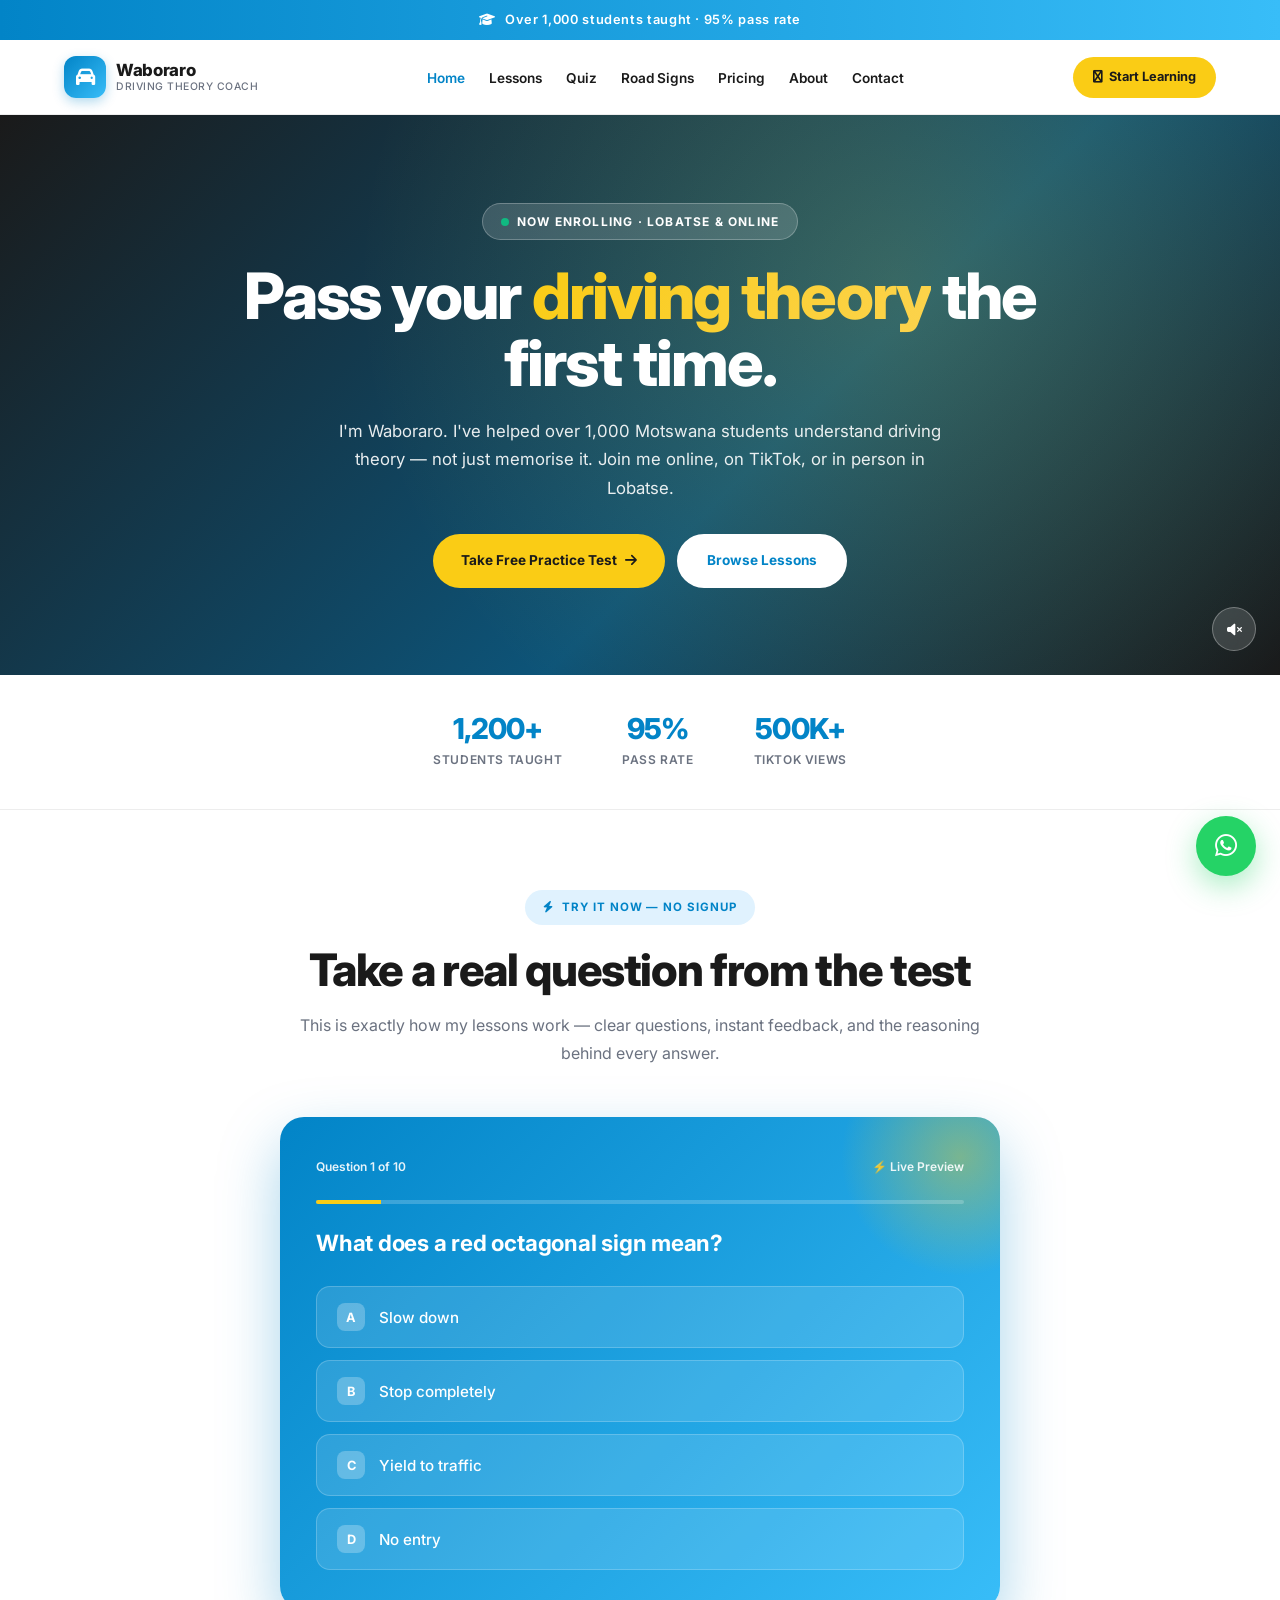
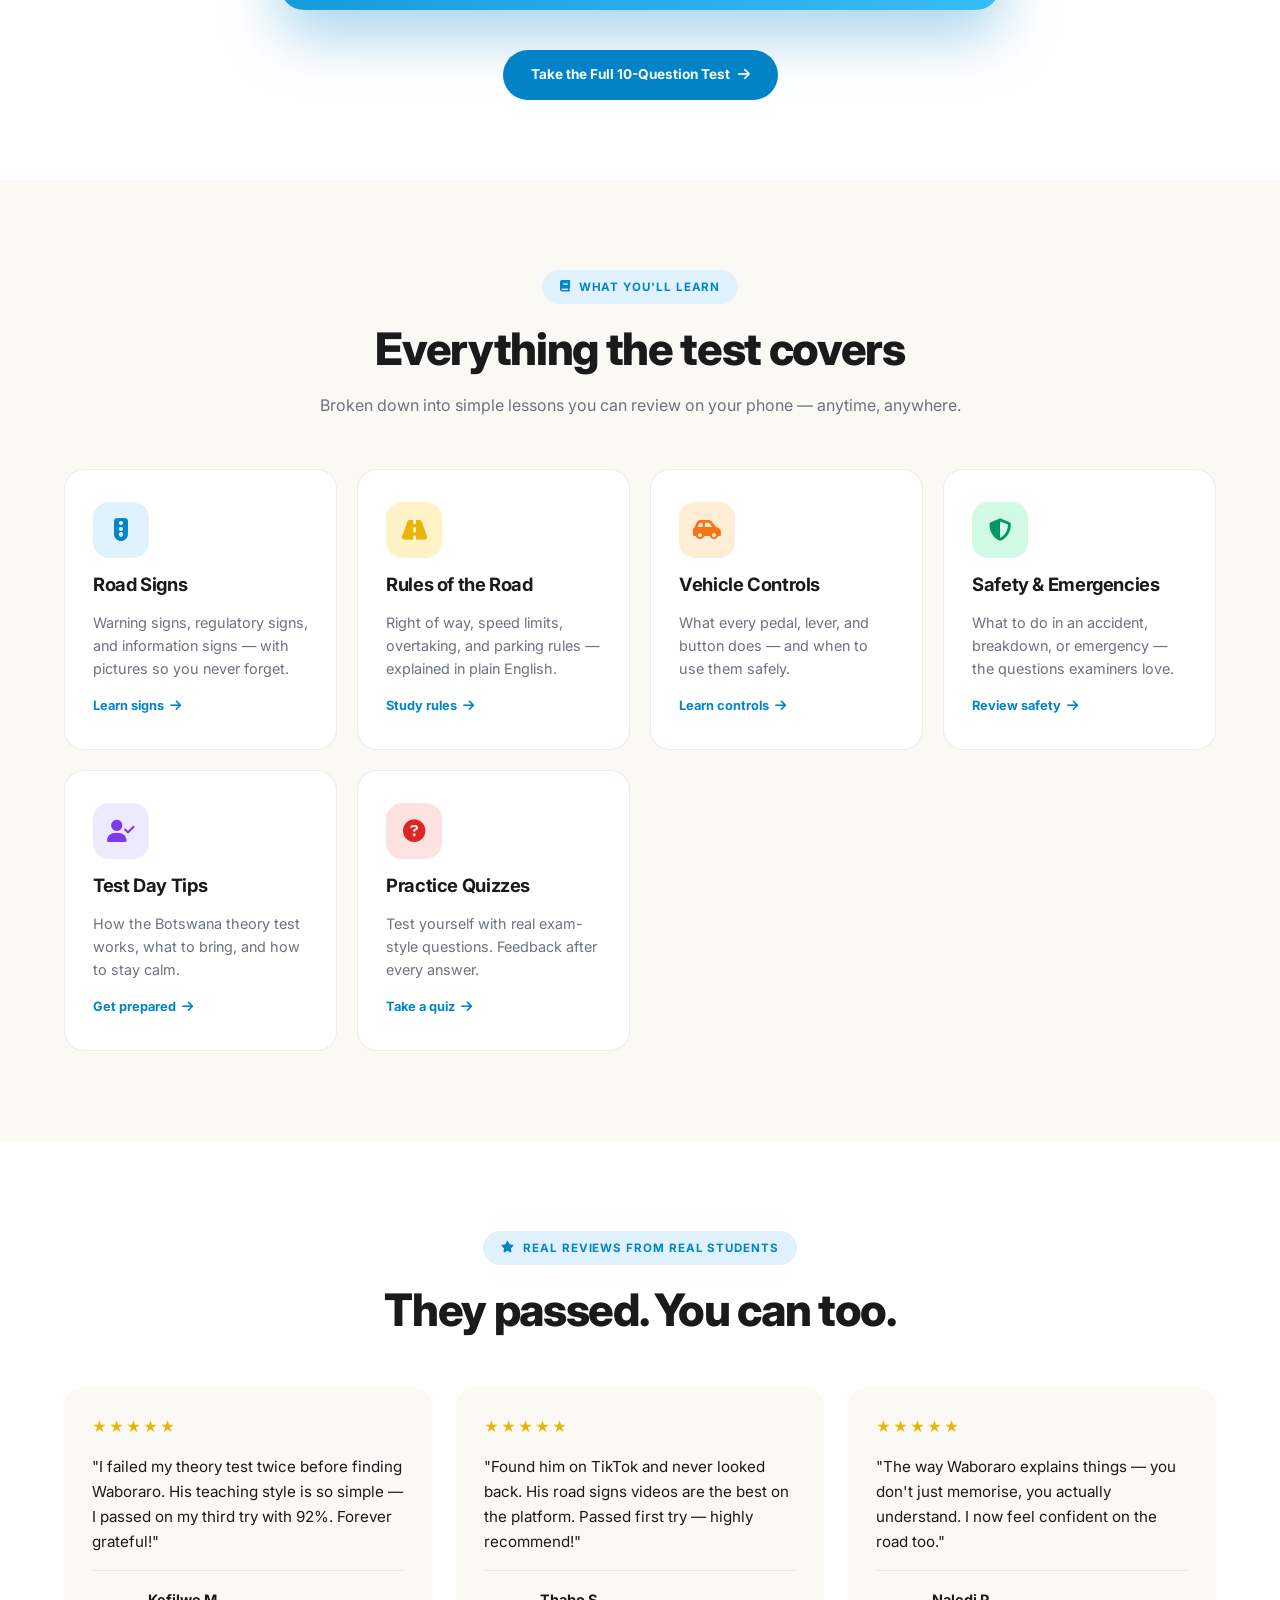
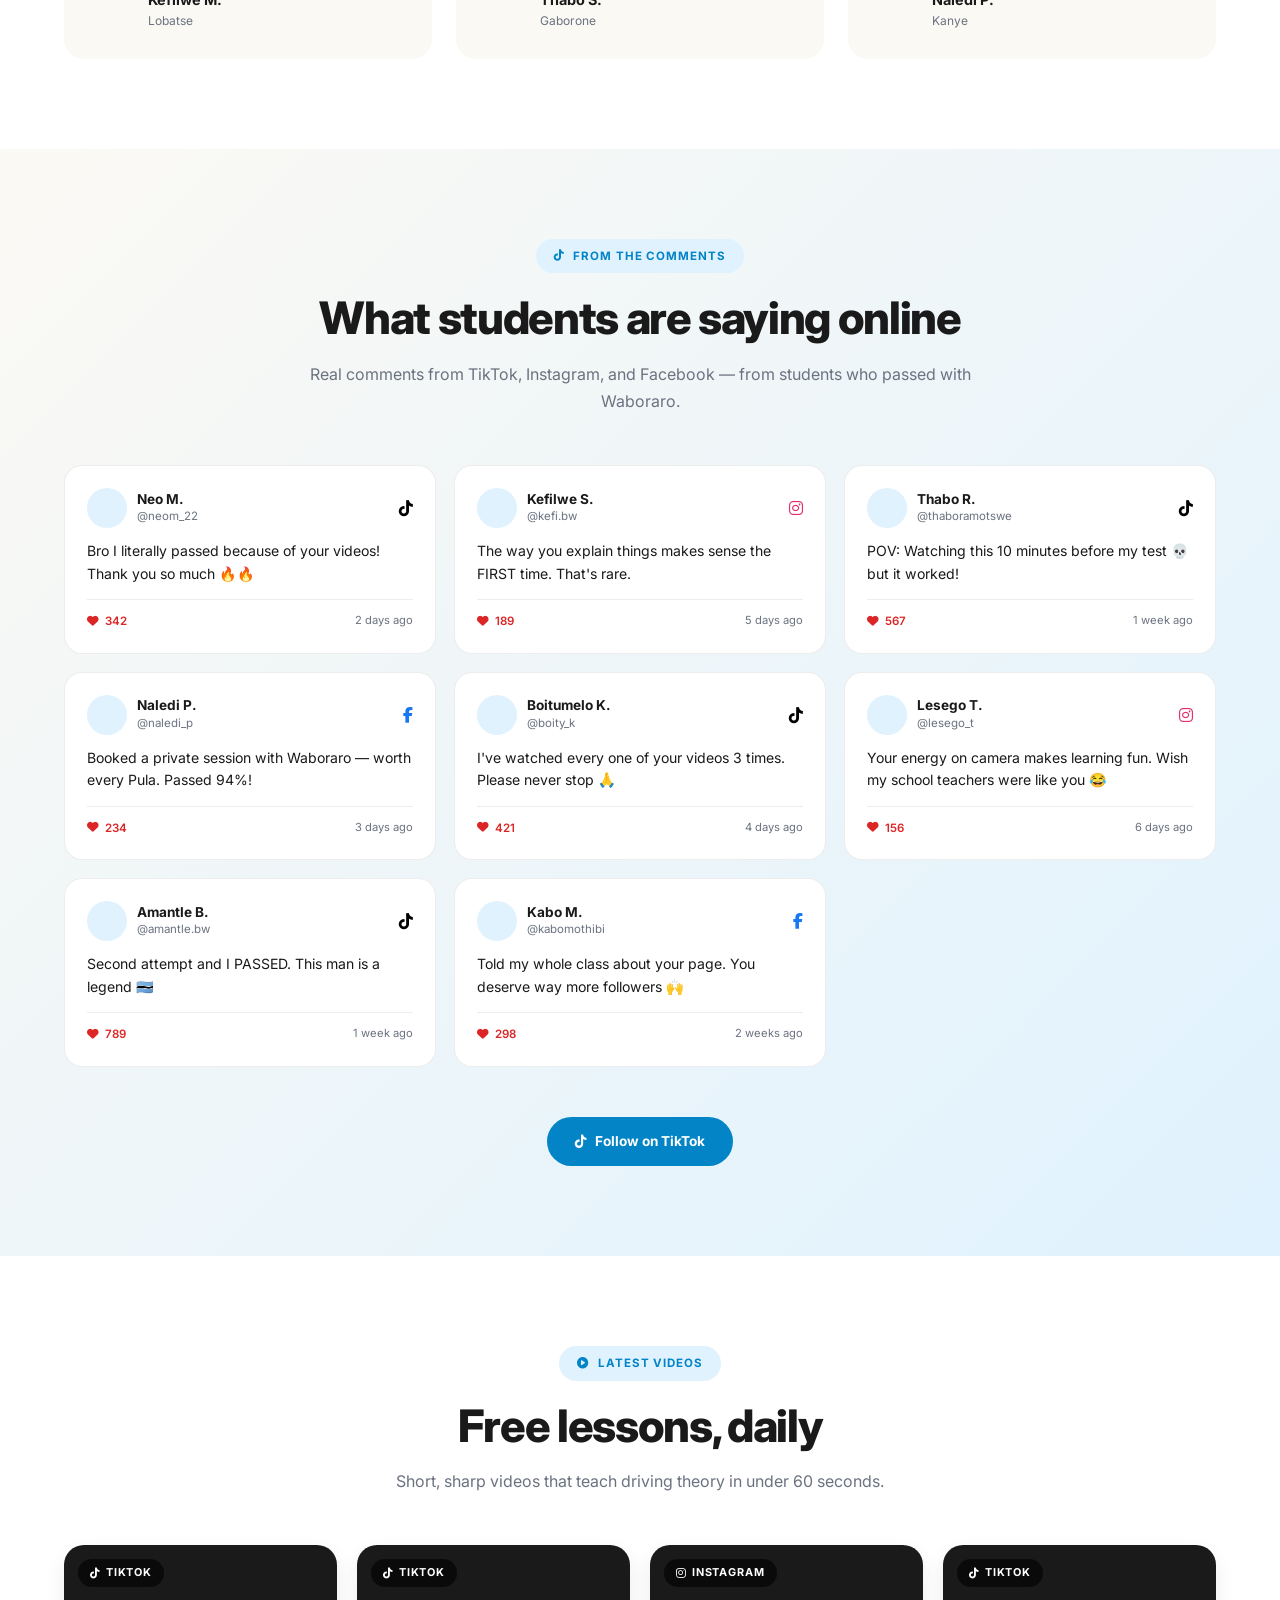
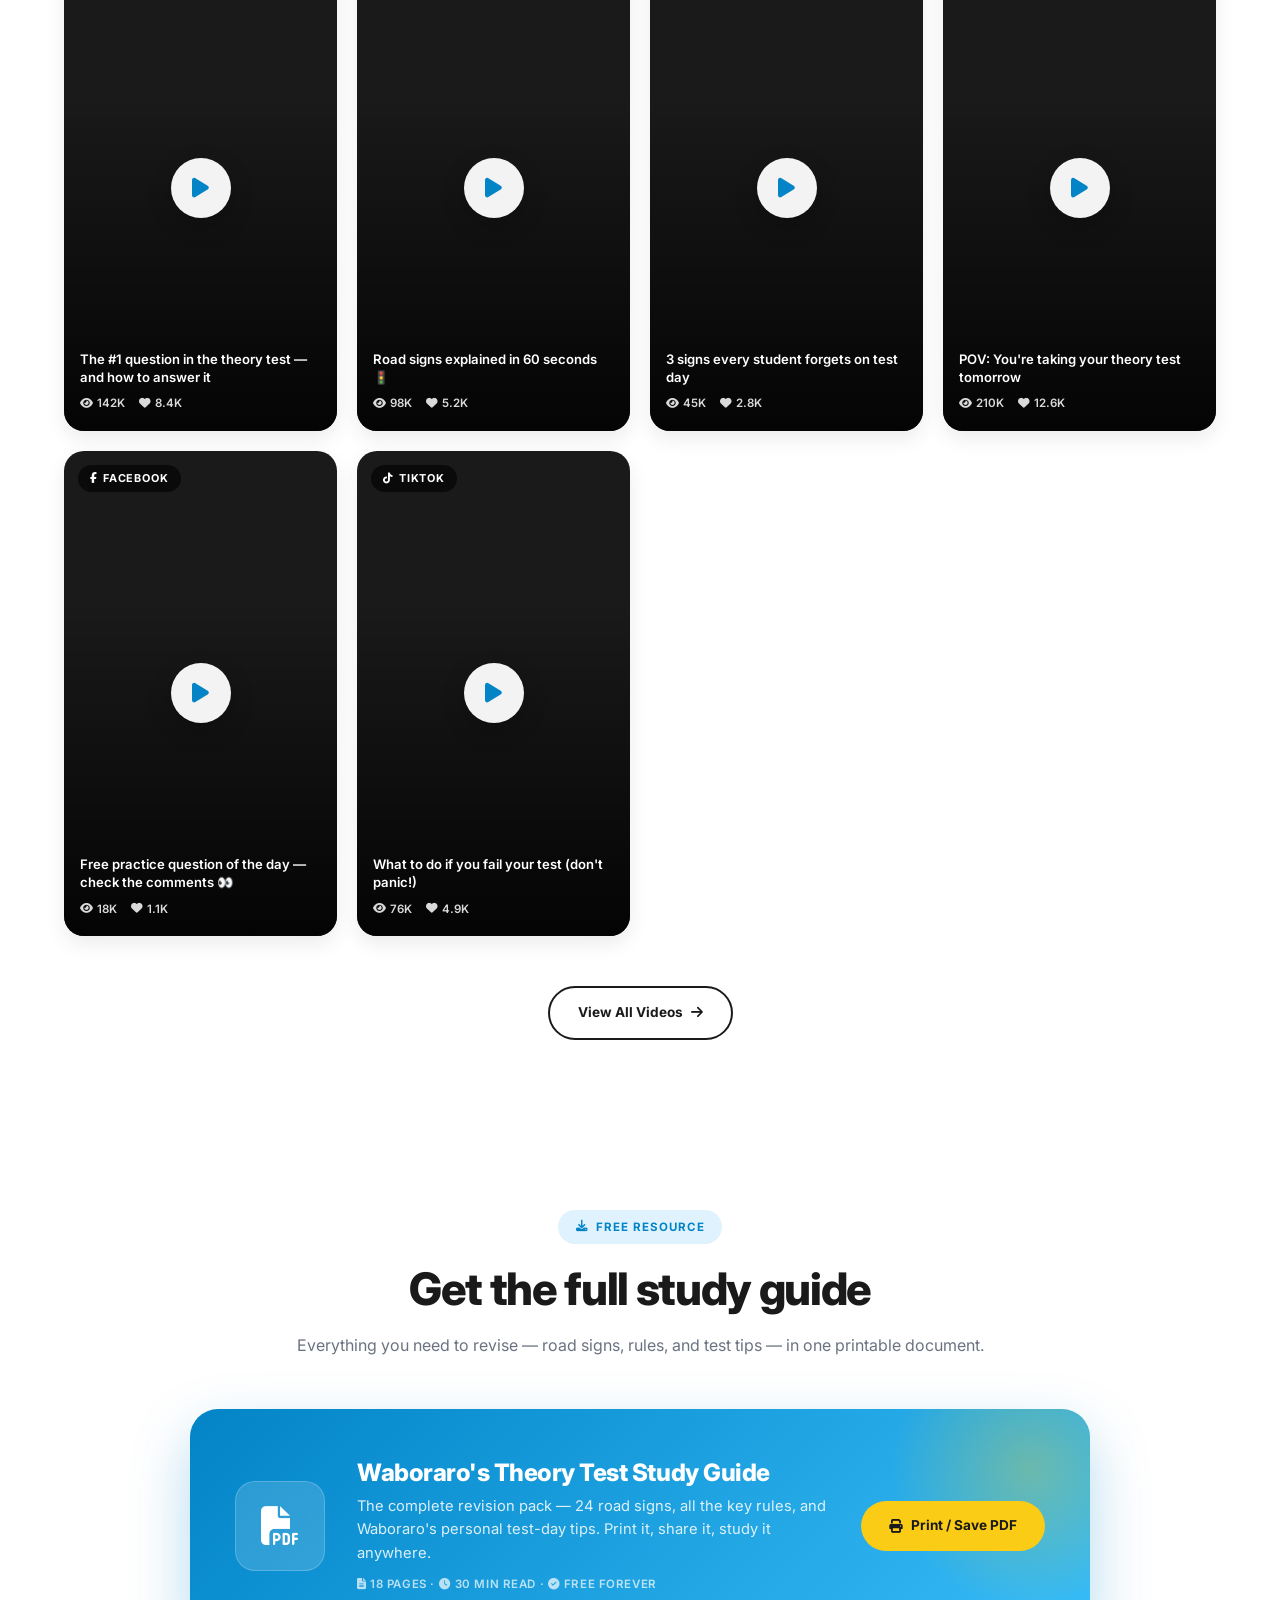
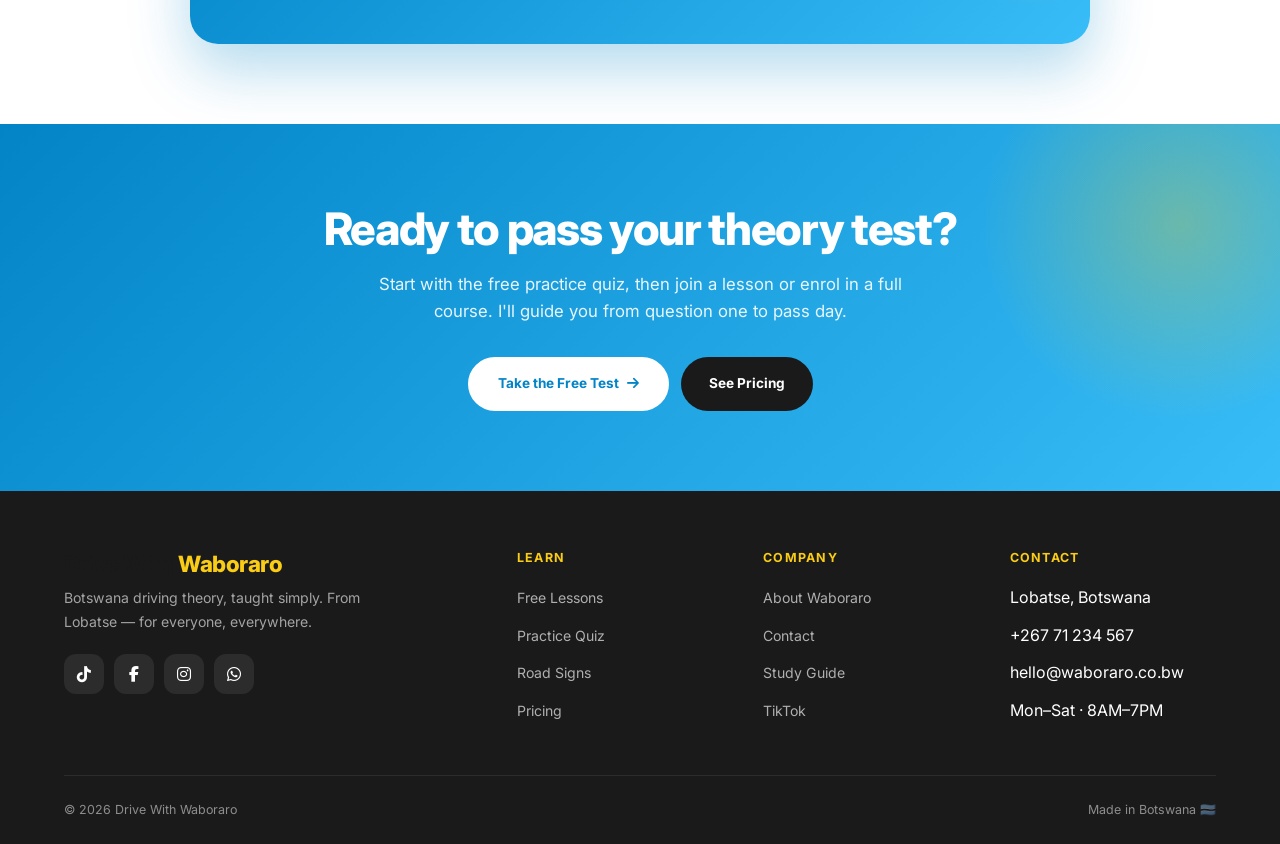
<file: index.html>
<!DOCTYPE html>
<html lang="en">
<head>
    <meta charset="UTF-8">
    <meta name="viewport" content="width=device-width, initial-scale=1.0">
    <title>Drive With Waboraro | Pass Your Botswana Driving Theory Test</title>
    <meta name="description" content="Learn driving theory the easy way. Waboraro teaches Motswana students how to pass the Botswana driving licence theory test — from Lobatse, for everyone.">
    <link rel="stylesheet" href="https://cdnjs.cloudflare.com/ajax/libs/font-awesome/6.4.0/css/all.min.css">
    <link href="https://fonts.googleapis.com/css2?family=Inter:wght@400;500;600;700;800&family=Fraunces:ital,wght@1,400&family=JetBrains+Mono:wght@500&display=swap" rel="stylesheet">
    <link rel="stylesheet" href="style.css">
</head>
<body>

    <div class="top-strip">
        <i class="fas fa-graduation-cap"></i> Over 1,000 students taught · 95% pass rate
    </div>

    <header>
        <div class="container nav-container">
            <a href="index.html" class="logo">
                <div class="logo-mark"><i class="fas fa-car"></i></div>
                <div class="logo-text">
                    Waboraro
                    <small>DRIVING THEORY COACH</small>
                </div>
            </a>
            <nav>
                <ul>
                    <li><a href="index.html" class="active">Home</a></li>
                    <li><a href="lessons.html">Lessons</a></li>
                    <li><a href="quiz.html">Quiz</a></li>
                    <li><a href="road-signs.html">Road Signs</a></li>
                    <li><a href="pricing.html">Pricing</a></li>
                    <li><a href="about.html">About</a></li>
                    <li><a href="contact.html">Contact</a></li>
                </ul>
            </nav>
            <a href="contact.html" class="nav-cta">
                <i class="fas fa-whatsapp"></i> Start Learning
            </a>
        </div>
    </header>

    <main>

        <!-- VIDEO HERO -->
        <section class="video-hero">
            <div class="video-hero-poster" style="background-image: url('https://images.unsplash.com/photo-1449965408869-eaa3f722e40d?ixlib=rb-4.0.3&auto=format&fit=crop&w=1950&q=80');"></div>

            <video autoplay muted loop playsinline poster="https://images.unsplash.com/photo-1449965408869-eaa3f722e40d?ixlib=rb-4.0.3&auto=format&fit=crop&w=1950&q=80">
                <source src="https://videos.pexels.com/video-files/854745/854745-hd_1920_1080_25fps.mp4" type="video/mp4">
                <source src="https://videos.pexels.com/video-files/3130284/3130284-uhd_2560_1440_30fps.mp4" type="video/mp4">
                <source src="https://videos.pexels.com/video-files/2169880/2169880-uhd_2560_1440_30fps.mp4" type="video/mp4">
            </video>

            <div class="video-hero-overlay"></div>

            <div class="video-hero-content">
                <div class="video-hero-badge">
                    <span class="dot"></span>
                    Now enrolling · Lobatse & Online
                </div>
                <h1>Pass your <span>driving theory</span> the first time.</h1>
                <p>I'm Waboraro. I've helped over 1,000 Motswana students understand driving theory — not just memorise it. Join me online, on TikTok, or in person in Lobatse.</p>
                <div class="video-hero-actions">
                    <a href="quiz.html" class="btn btn-yellow">
                        Take Free Practice Test <i class="fas fa-arrow-right"></i>
                    </a>
                    <a href="lessons.html" class="btn btn-white">
                        Browse Lessons
                    </a>
                </div>
            </div>

            <button class="video-hero-toggle" aria-label="Toggle sound">
                <i class="fas fa-volume-mute"></i>
            </button>
        </section>

        <!-- HERO STATS -->
        <section style="background: white; padding: 40px 0; border-bottom: 1px solid var(--border);">
            <div class="container">
                <div class="hero-stats" style="justify-content: center; gap: 60px; padding-top: 0; border: none; text-align: center;">
                    <div class="stat-block">
                        <div class="num">1,200+</div>
                        <div class="lbl">Students taught</div>
                    </div>
                    <div class="stat-block">
                        <div class="num">95%</div>
                        <div class="lbl">Pass rate</div>
                    </div>
                    <div class="stat-block">
                        <div class="num">500K+</div>
                        <div class="lbl">TikTok views</div>
                    </div>
                </div>
            </div>
        </section>

        <!-- QUIZ PREVIEW -->
        <section class="quiz-preview">
            <div class="container">
                <div class="section-header">
                    <span class="eyebrow"><i class="fas fa-bolt"></i> Try it now — no signup</span>
                    <h2 class="section-title">Take a real question from the test</h2>
                    <p class="section-sub">This is exactly how my lessons work — clear questions, instant feedback, and the reasoning behind every answer.</p>
                </div>

                <div class="quiz-card" id="home-quiz">
                    <div class="quiz-meta">
                        <span id="preview-num">Question 1 of 10</span>
                        <span>⚡ Live Preview</span>
                    </div>
                    <div class="quiz-progress">
                        <div class="quiz-progress-fill" id="preview-progress"></div>
                    </div>
                    <div class="quiz-question" id="preview-question"></div>
                    <div class="quiz-options" id="preview-options"></div>
                    <div class="quiz-feedback" id="preview-feedback"></div>
                    <button class="quiz-next" id="preview-next" onclick="nextPreviewQuestion()">
                        Next Question <i class="fas fa-arrow-right"></i>
                    </button>
                </div>

                <div style="text-align: center; margin-top: 40px;">
                    <a href="quiz.html" class="btn">Take the Full 10-Question Test <i class="fas fa-arrow-right"></i></a>
                </div>
            </div>
        </section>

        <!-- TOPICS -->
        <section class="topics">
            <div class="container">
                <div class="section-header">
                    <span class="eyebrow"><i class="fas fa-book"></i> What you'll learn</span>
                    <h2 class="section-title">Everything the test covers</h2>
                    <p class="section-sub">Broken down into simple lessons you can review on your phone — anytime, anywhere.</p>
                </div>

                <div class="topics-grid">
                    <div class="topic-card" onclick="window.location.href='road-signs.html'">
                        <div class="topic-icon"><i class="fas fa-traffic-light"></i></div>
                        <h3>Road Signs</h3>
                        <p>Warning signs, regulatory signs, and information signs — with pictures so you never forget.</p>
                        <span class="topic-link">Learn signs <i class="fas fa-arrow-right"></i></span>
                    </div>
                    <div class="topic-card yellow">
                        <div class="topic-icon"><i class="fas fa-road"></i></div>
                        <h3>Rules of the Road</h3>
                        <p>Right of way, speed limits, overtaking, and parking rules — explained in plain English.</p>
                        <span class="topic-link">Study rules <i class="fas fa-arrow-right"></i></span>
                    </div>
                    <div class="topic-card orange">
                        <div class="topic-icon"><i class="fas fa-car-side"></i></div>
                        <h3>Vehicle Controls</h3>
                        <p>What every pedal, lever, and button does — and when to use them safely.</p>
                        <span class="topic-link">Learn controls <i class="fas fa-arrow-right"></i></span>
                    </div>
                    <div class="topic-card green">
                        <div class="topic-icon"><i class="fas fa-shield-alt"></i></div>
                        <h3>Safety & Emergencies</h3>
                        <p>What to do in an accident, breakdown, or emergency — the questions examiners love.</p>
                        <span class="topic-link">Review safety <i class="fas fa-arrow-right"></i></span>
                    </div>
                    <div class="topic-card purple">
                        <div class="topic-icon"><i class="fas fa-user-check"></i></div>
                        <h3>Test Day Tips</h3>
                        <p>How the Botswana theory test works, what to bring, and how to stay calm.</p>
                        <span class="topic-link">Get prepared <i class="fas fa-arrow-right"></i></span>
                    </div>
                    <div class="topic-card red">
                        <div class="topic-icon"><i class="fas fa-question-circle"></i></div>
                        <h3>Practice Quizzes</h3>
                        <p>Test yourself with real exam-style questions. Feedback after every answer.</p>
                        <span class="topic-link">Take a quiz <i class="fas fa-arrow-right"></i></span>
                    </div>
                </div>
            </div>
        </section>

        <!-- FEATURED TESTIMONIALS -->
        <section class="testimonials">
            <div class="container">
                <div class="section-header">
                    <span class="eyebrow"><i class="fas fa-star"></i> Real reviews from real students</span>
                    <h2 class="section-title">They passed. You can too.</h2>
                </div>

                <div class="testimonials-grid">
                    <div class="testimonial-card">
                        <div class="testimonial-stars">★★★★★</div>
                        <p class="testimonial-text">"I failed my theory test twice before finding Waboraro. His teaching style is so simple — I passed on my third try with 92%. Forever grateful!"</p>
                        <div class="testimonial-author">
                            <div class="testimonial-avatar" style="background-image: url('https://images.unsplash.com/photo-1594381898411-846e7d193883?ixlib=rb-4.0.3&auto=format&fit=crop&w=200&q=80');"></div>
                            <div>
                                <div class="testimonial-name">Kefilwe M.</div>
                                <div class="testimonial-location">Lobatse</div>
                            </div>
                        </div>
                    </div>
                    <div class="testimonial-card">
                        <div class="testimonial-stars">★★★★★</div>
                        <p class="testimonial-text">"Found him on TikTok and never looked back. His road signs videos are the best on the platform. Passed first try — highly recommend!"</p>
                        <div class="testimonial-author">
                            <div class="testimonial-avatar" style="background-image: url('https://images.unsplash.com/photo-1507003211169-0a1dd7228f2d?ixlib=rb-4.0.3&auto=format&fit=crop&w=200&q=80');"></div>
                            <div>
                                <div class="testimonial-name">Thabo S.</div>
                                <div class="testimonial-location">Gaborone</div>
                            </div>
                        </div>
                    </div>
                    <div class="testimonial-card">
                        <div class="testimonial-stars">★★★★★</div>
                        <p class="testimonial-text">"The way Waboraro explains things — you don't just memorise, you actually understand. I now feel confident on the road too."</p>
                        <div class="testimonial-author">
                            <div class="testimonial-avatar" style="background-image: url('https://images.unsplash.com/photo-1580489944761-15a19d654956?ixlib=rb-4.0.3&auto=format&fit=crop&w=200&q=80');"></div>
                            <div>
                                <div class="testimonial-name">Naledi P.</div>
                                <div class="testimonial-location">Kanye</div>
                            </div>
                        </div>
                    </div>
                </div>
            </div>
        </section>

        <!-- TIKTOK TESTIMONIAL WALL -->
        <section class="testimonial-wall">
            <div class="container">
                <div class="section-header">
                    <span class="eyebrow"><i class="fab fa-tiktok"></i> From the comments</span>
                    <h2 class="section-title">What students are saying online</h2>
                    <p class="section-sub">Real comments from TikTok, Instagram, and Facebook — from students who passed with Waboraro.</p>
                </div>

                <div class="wall-grid" id="testimonial-wall"></div>

                <div style="text-align: center; margin-top: 40px;">
                    <a href="https://tiktok.com" target="_blank" class="btn">
                        <i class="fab fa-tiktok"></i> Follow on TikTok
                    </a>
                </div>
            </div>
        </section>

        <!-- SOCIAL MEDIA FEED -->
        <section class="social-feed">
            <div class="container">
                <div class="section-header">
                    <span class="eyebrow"><i class="fas fa-play-circle"></i> Latest Videos</span>
                    <h2 class="section-title">Free lessons, daily</h2>
                    <p class="section-sub">Short, sharp videos that teach driving theory in under 60 seconds.</p>
                </div>

                <div class="feed-grid" id="social-feed-grid"></div>

                <div class="feed-cta">
                    <a href="https://tiktok.com" target="_blank" class="btn btn-outline">
                        View All Videos <i class="fas fa-arrow-right"></i>
                    </a>
                </div>
            </div>
        </section>

        <!-- STUDY GUIDE -->
        <section class="study-guide">
            <div class="container">
                <div class="section-header">
                    <span class="eyebrow"><i class="fas fa-download"></i> Free Resource</span>
                    <h2 class="section-title">Get the full study guide</h2>
                    <p class="section-sub">Everything you need to revise — road signs, rules, and test tips — in one printable document.</p>
                </div>

                <div class="guide-card">
                    <div class="guide-icon">
                        <i class="fas fa-file-pdf"></i>
                    </div>
                    <div class="guide-content">
                        <h3>Waboraro's Theory Test Study Guide</h3>
                        <p>The complete revision pack — 24 road signs, all the key rules, and Waboraro's personal test-day tips. Print it, share it, study it anywhere.</p>
                        <div class="guide-meta">
                            <i class="fas fa-file-alt"></i> 18 pages · <i class="fas fa-clock"></i> 30 min read · <i class="fas fa-check-circle"></i> Free forever
                        </div>
                    </div>
                    <div class="guide-action">
                        <a href="study-guide.html" class="btn btn-yellow" target="_blank">
                            <i class="fas fa-print"></i> Print / Save PDF
                        </a>
                    </div>
                </div>
            </div>
        </section>

        <!-- CTA -->
        <section class="cta-banner">
            <h2>Ready to pass your theory test?</h2>
            <p>Start with the free practice quiz, then join a lesson or enrol in a full course. I'll guide you from question one to pass day.</p>
            <div style="display: flex; gap: 12px; justify-content: center; flex-wrap: wrap; position: relative;">
                <a href="quiz.html" class="btn btn-white">Take the Free Test <i class="fas fa-arrow-right"></i></a>
                <a href="pricing.html" class="btn" style="background: var(--charcoal);">See Pricing</a>
            </div>
        </section>

    </main>

    <footer>
        <div class="container">
            <div class="footer-top">
                <div class="footer-brand">
                    <h3>Drive With <span>Waboraro</span></h3>
                    <p>Botswana driving theory, taught simply. From Lobatse — for everyone, everywhere.</p>
                    <div class="footer-socials">
                        <a href="https://tiktok.com"><i class="fab fa-tiktok"></i></a>
                        <a href="https://facebook.com"><i class="fab fa-facebook-f"></i></a>
                        <a href="https://instagram.com"><i class="fab fa-instagram"></i></a>
                        <a href="https://wa.me/26771234567"><i class="fab fa-whatsapp"></i></a>
                    </div>
                </div>
                <div class="footer-col">
                    <h4>Learn</h4>
                    <ul>
                        <li><a href="lessons.html">Free Lessons</a></li>
                        <li><a href="quiz.html">Practice Quiz</a></li>
                        <li><a href="road-signs.html">Road Signs</a></li>
                        <li><a href="pricing.html">Pricing</a></li>
                    </ul>
                </div>
                <div class="footer-col">
                    <h4>Company</h4>
                    <ul>
                        <li><a href="about.html">About Waboraro</a></li>
                        <li><a href="contact.html">Contact</a></li>
                        <li><a href="study-guide.html">Study Guide</a></li>
                        <li><a href="#">TikTok</a></li>
                    </ul>
                </div>
                <div class="footer-col">
                    <h4>Contact</h4>
                    <ul>
                        <li>Lobatse, Botswana</li>
                        <li>+267 71 234 567</li>
                        <li>hello@waboraro.co.bw</li>
                        <li>Mon–Sat · 8AM–7PM</li>
                    </ul>
                </div>
            </div>
            <div class="footer-bottom">
                <span>© 2026 Drive With Waboraro</span>
                <span>Made in Botswana 🇧🇼</span>
            </div>
        </div>
    </footer>

    <a href="https://wa.me/26771234567" class="wa-float" target="_blank" aria-label="WhatsApp Waboraro">
        <i class="fab fa-whatsapp"></i>
    </a>

    <script src="main.js"></script>
</body>
</html>
</file>
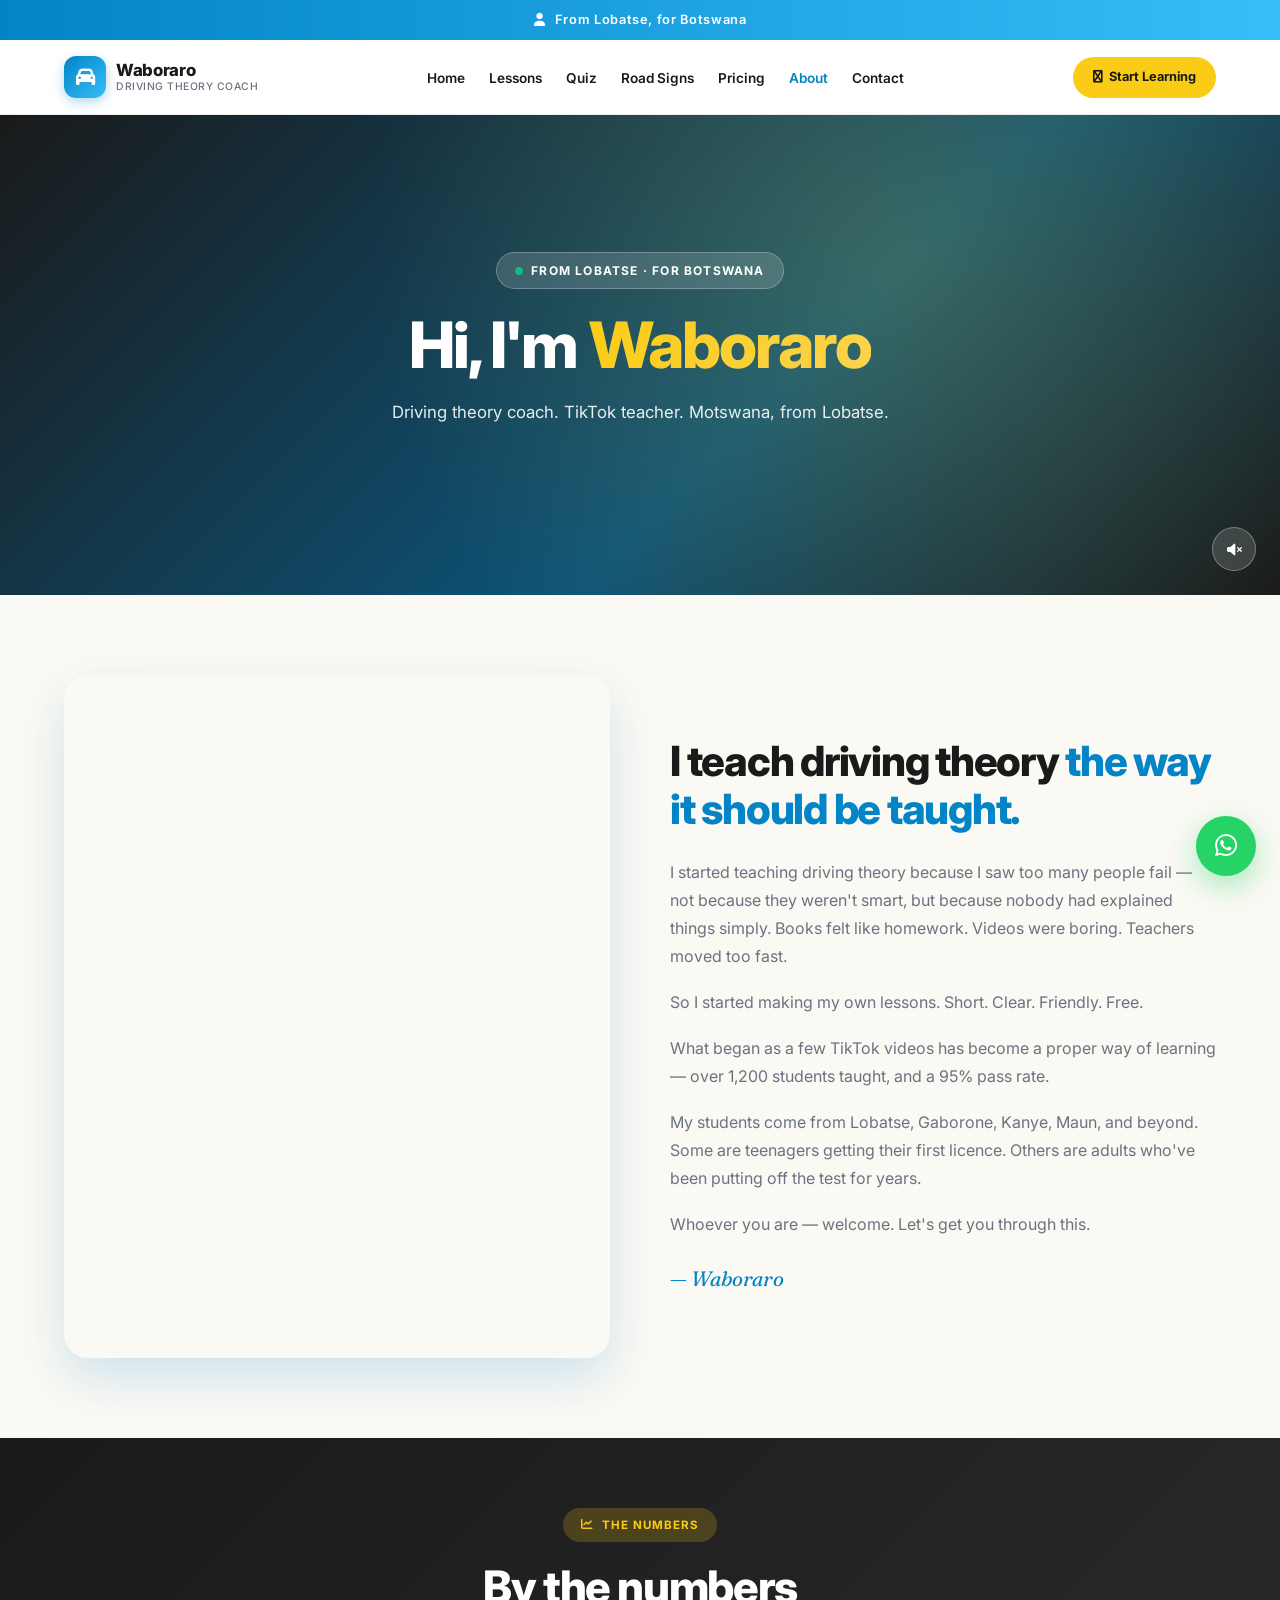
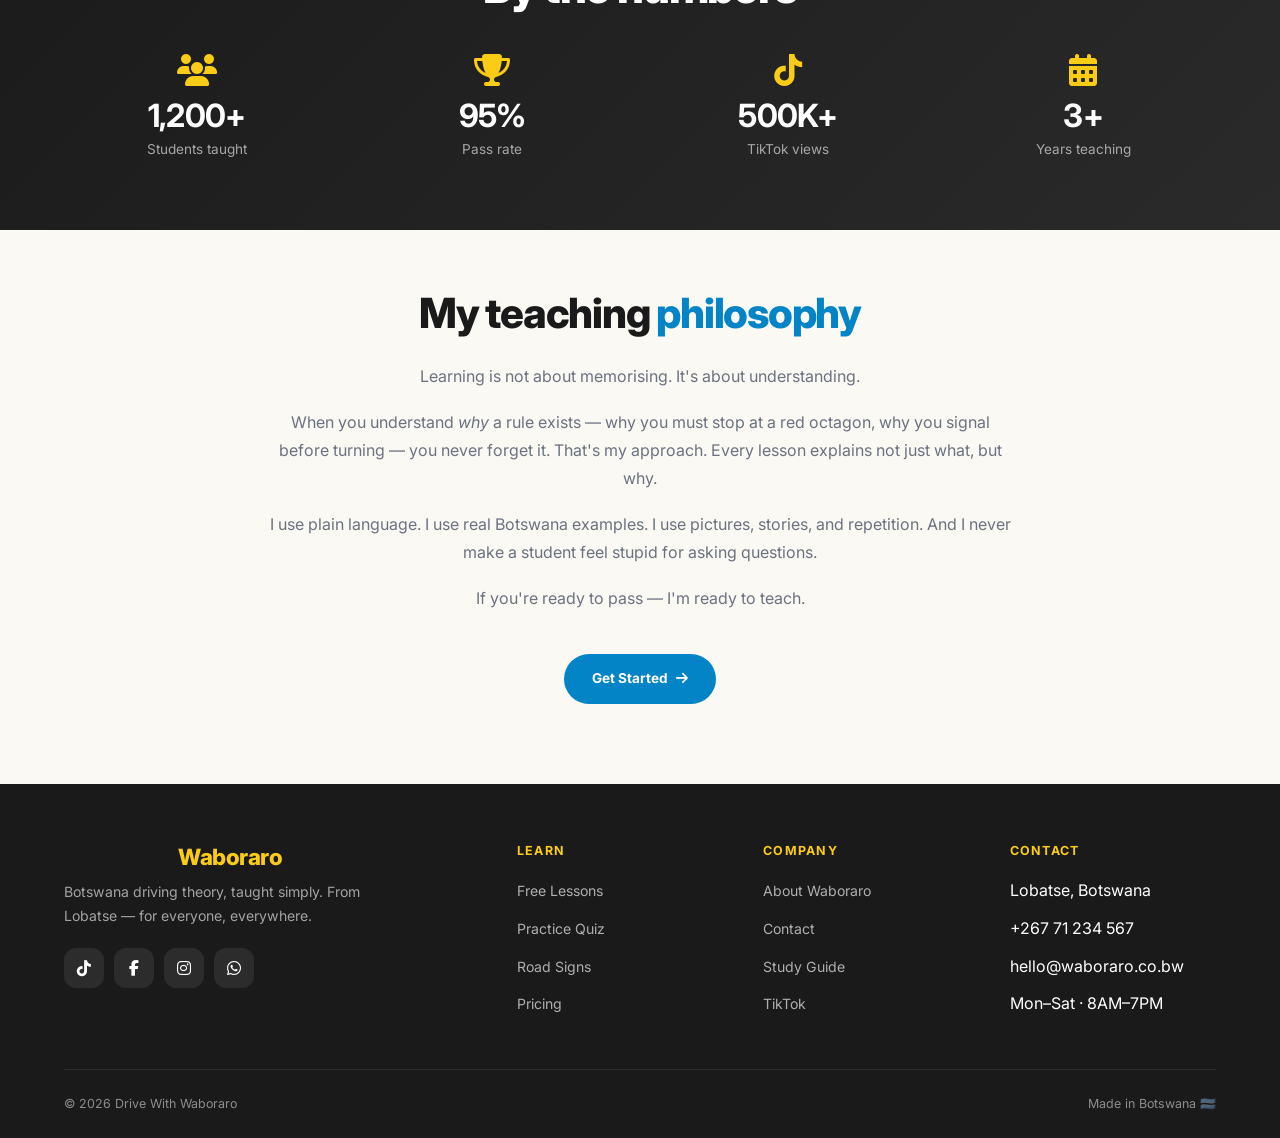
<file: about.html>
<!DOCTYPE html>
<html lang="en">
<head>
    <meta charset="UTF-8">
    <meta name="viewport" content="width=device-width, initial-scale=1.0">
    <title>About Waboraro | Drive With Waboraro</title>
    <link rel="stylesheet" href="https://cdnjs.cloudflare.com/ajax/libs/font-awesome/6.4.0/css/all.min.css">
    <link href="https://fonts.googleapis.com/css2?family=Inter:wght@400;500;600;700;800&family=Fraunces:ital,wght@1,400&family=JetBrains+Mono:wght@500&display=swap" rel="stylesheet">
    <link rel="stylesheet" href="style.css">
</head>
<body>
    <div class="top-strip"><i class="fas fa-user"></i> From Lobatse, for Botswana</div>
    <header>
        <div class="container nav-container">
            <a href="index.html" class="logo">
                <div class="logo-mark"><i class="fas fa-car"></i></div>
                <div class="logo-text">Waboraro<small>DRIVING THEORY COACH</small></div>
            </a>
            <nav>
                <ul>
                    <li><a href="index.html">Home</a></li>
                    <li><a href="lessons.html">Lessons</a></li>
                    <li><a href="quiz.html">Quiz</a></li>
                    <li><a href="road-signs.html">Road Signs</a></li>
                    <li><a href="pricing.html">Pricing</a></li>
                    <li><a href="about.html" class="active">About</a></li>
                    <li><a href="contact.html">Contact</a></li>
                </ul>
            </nav>
            <a href="contact.html" class="nav-cta"><i class="fas fa-whatsapp"></i> Start Learning</a>
        </div>
    </header>

    <section class="video-hero" style="min-height: 480px;">
        <div class="video-hero-poster" style="background-image: url('https://images.unsplash.com/photo-1507003211169-0a1dd7228f2d?ixlib=rb-4.0.3&auto=format&fit=crop&w=1950&q=80');"></div>
        <video autoplay muted loop playsinline poster="https://images.unsplash.com/photo-1507003211169-0a1dd7228f2d?ixlib=rb-4.0.3&auto=format&fit=crop&w=1950&q=80">
            <source src="https://videos.pexels.com/video-files/3196598/3196598-uhd_2560_1440_25fps.mp4" type="video/mp4">
            <source src="https://videos.pexels.com/video-files/2098989/2098989-uhd_2560_1440_30fps.mp4" type="video/mp4">
        </video>
        <div class="video-hero-overlay"></div>
        <div class="video-hero-content">
            <div class="video-hero-badge">
                <span class="dot"></span>
                From Lobatse · For Botswana
            </div>
            <h1>Hi, I'm <span>Waboraro</span></h1>
            <p>Driving theory coach. TikTok teacher. Motswana, from Lobatse.</p>
        </div>
        <button class="video-hero-toggle" aria-label="Toggle sound">
            <i class="fas fa-volume-mute"></i>
        </button>
    </section>

    <section class="about-split">
        <div class="about-img" style="background-image: url('https://images.unsplash.com/photo-1507003211169-0a1dd7228f2d?ixlib=rb-4.0.3&auto=format&fit=crop&w=800&q=80');"></div>
        <div class="about-text">
            <h2>I teach driving theory <span>the way it should be taught.</span></h2>
            <p>I started teaching driving theory because I saw too many people fail — not because they weren't smart, but because nobody had explained things simply. Books felt like homework. Videos were boring. Teachers moved too fast.</p>
            <p>So I started making my own lessons. Short. Clear. Friendly. Free.</p>
            <p>What began as a few TikTok videos has become a proper way of learning — over 1,200 students taught, and a 95% pass rate.</p>
            <p>My students come from Lobatse, Gaborone, Kanye, Maun, and beyond. Some are teenagers getting their first licence. Others are adults who've been putting off the test for years.</p>
            <p>Whoever you are — welcome. Let's get you through this.</p>
            <div class="signature">— Waboraro</div>
        </div>
    </section>

    <section class="social-strip" style="padding: 70px 0;">
        <div class="container">
            <div class="section-header" style="margin-bottom: 40px;">
                <span class="eyebrow" style="background: rgba(250,204,21,0.2); color: var(--yellow);">
                    <i class="fas fa-chart-line"></i> The Numbers
                </span>
                <h2 class="section-title" style="color: white;">By the numbers</h2>
            </div>
            <div class="social-grid" style="grid-template-columns: repeat(auto-fit, minmax(180px, 1fr));">
                <div class="social-item">
                    <i class="fas fa-users"></i>
                    <h4 style="font-size: 2rem;">1,200+</h4>
                    <p>Students taught</p>
                </div>
                <div class="social-item">
                    <i class="fas fa-trophy"></i>
                    <h4 style="font-size: 2rem;">95%</h4>
                    <p>Pass rate</p>
                </div>
                <div class="social-item">
                    <i class="fab fa-tiktok"></i>
                    <h4 style="font-size: 2rem;">500K+</h4>
                    <p>TikTok views</p>
                </div>
                <div class="social-item">
                    <i class="fas fa-calendar-alt"></i>
                    <h4 style="font-size: 2rem;">3+</h4>
                    <p>Years teaching</p>
                </div>
            </div>
        </div>
    </section>

    <section class="about-split" style="grid-template-columns: 1fr; max-width: 800px; padding-top: 60px;">
        <div class="about-text" style="text-align: center;">
            <h2>My teaching <span>philosophy</span></h2>
            <p>Learning is not about memorising. It's about understanding.</p>
            <p>When you understand <em>why</em> a rule exists — why you must stop at a red octagon, why you signal before turning — you never forget it. That's my approach. Every lesson explains not just what, but why.</p>
            <p>I use plain language. I use real Botswana examples. I use pictures, stories, and repetition. And I never make a student feel stupid for asking questions.</p>
            <p>If you're ready to pass — I'm ready to teach.</p>
            <a href="contact.html" class="btn" style="margin-top: 24px;">Get Started <i class="fas fa-arrow-right"></i></a>
        </div>
    </section>

    <footer>
        <div class="container">
            <div class="footer-top">
                <div class="footer-brand">
                    <h3>Drive With <span>Waboraro</span></h3>
                    <p>Botswana driving theory, taught simply. From Lobatse — for everyone, everywhere.</p>
                    <div class="footer-socials">
                        <a href="https://tiktok.com"><i class="fab fa-tiktok"></i></a>
                        <a href="https://facebook.com"><i class="fab fa-facebook-f"></i></a>
                        <a href="https://instagram.com"><i class="fab fa-instagram"></i></a>
                        <a href="https://wa.me/26771234567"><i class="fab fa-whatsapp"></i></a>
                    </div>
                </div>
                <div class="footer-col"><h4>Learn</h4><ul>
                    <li><a href="lessons.html">Free Lessons</a></li>
                    <li><a href="quiz.html">Practice Quiz</a></li>
                    <li><a href="road-signs.html">Road Signs</a></li>
                    <li><a href="pricing.html">Pricing</a></li>
                </ul></div>
                <div class="footer-col"><h4>Company</h4><ul>
                    <li><a href="about.html">About Waboraro</a></li>
                    <li><a href="contact.html">Contact</a></li>
                    <li><a href="study-guide.html">Study Guide</a></li>
                    <li><a href="#">TikTok</a></li>
                </ul></div>
                <div class="footer-col"><h4>Contact</h4><ul>
                    <li>Lobatse, Botswana</li>
                    <li>+267 71 234 567</li>
                    <li>hello@waboraro.co.bw</li>
                    <li>Mon–Sat · 8AM–7PM</li>
                </ul></div>
            </div>
            <div class="footer-bottom">
                <span>© 2026 Drive With Waboraro</span>
                <span>Made in Botswana 🇧🇼</span>
            </div>
        </div>
    </footer>
    <a href="https://wa.me/26771234567" class="wa-float" target="_blank"><i class="fab fa-whatsapp"></i></a>
    <script src="main.js"></script>
</body>
</html>
</file>
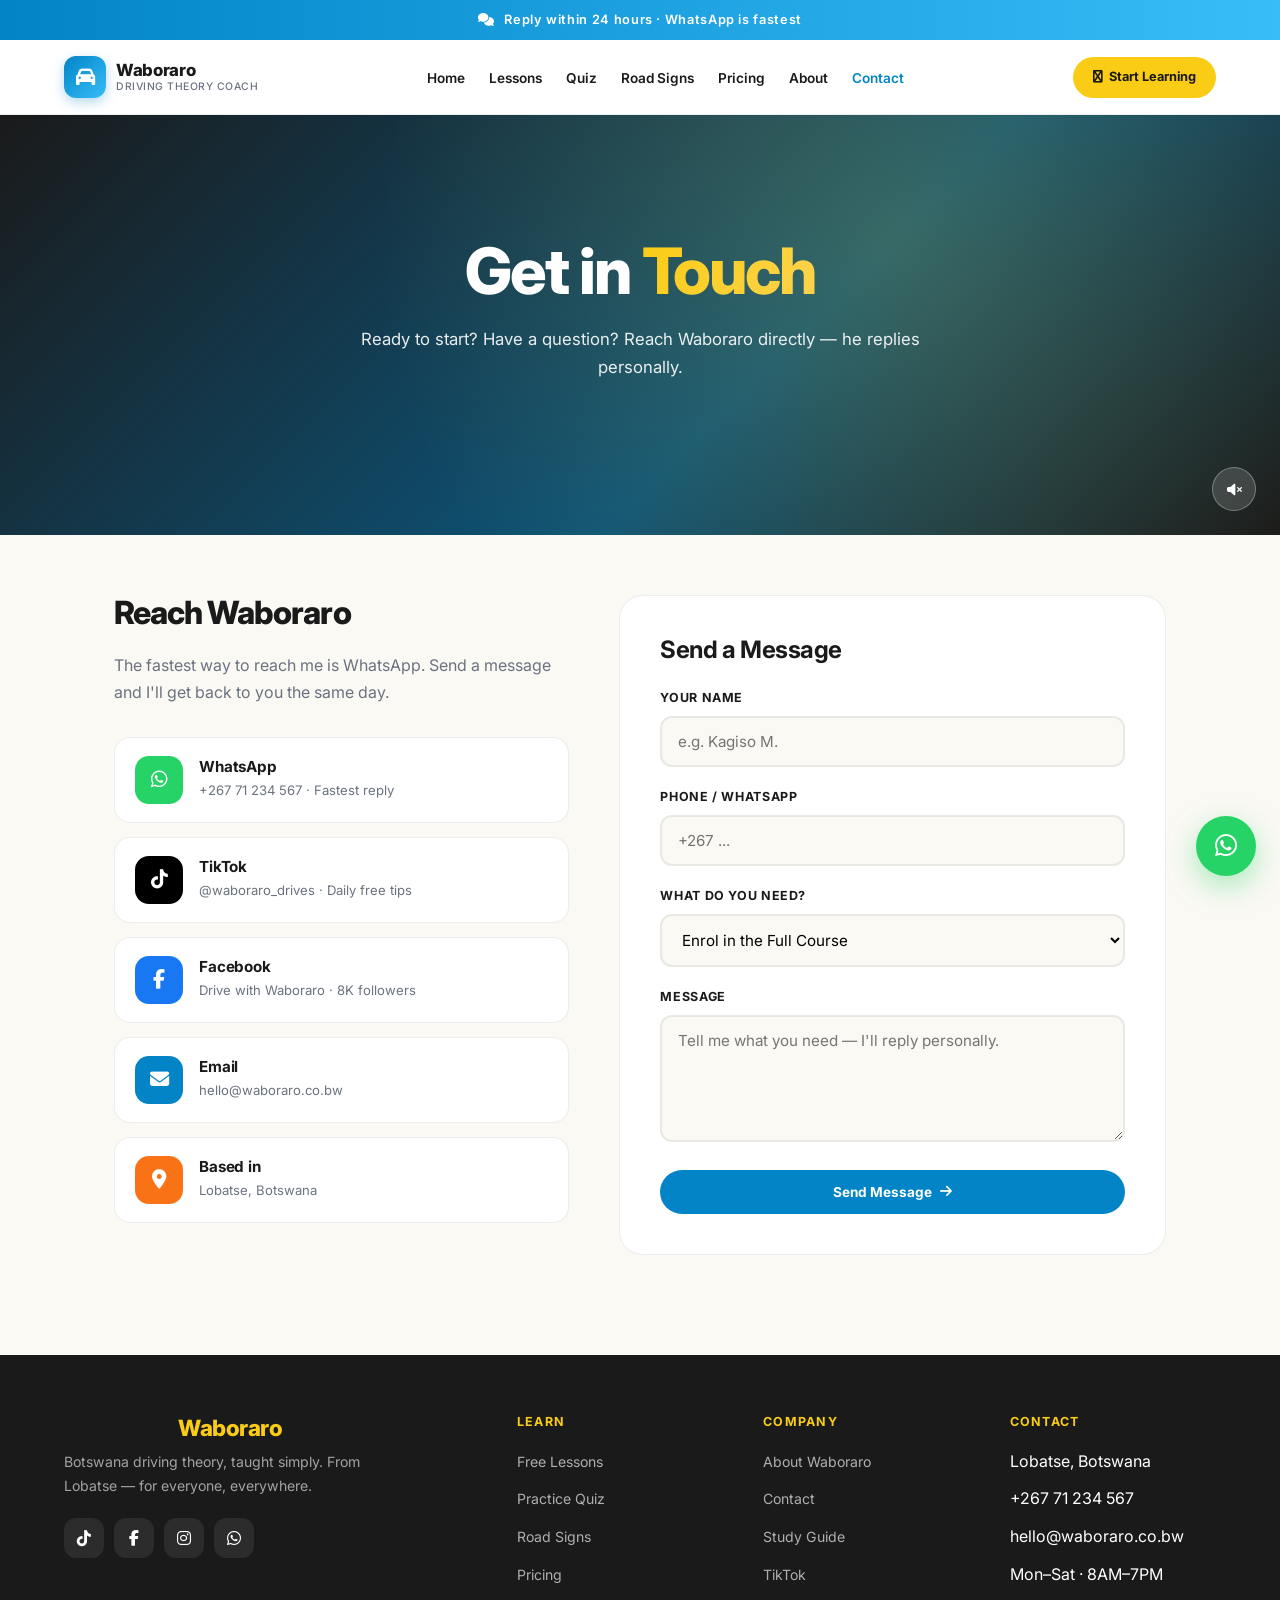
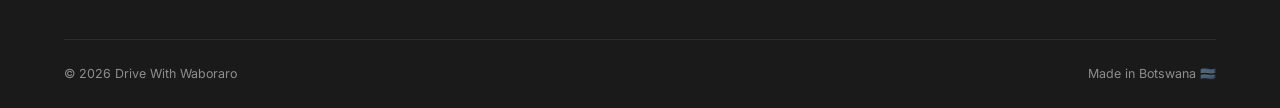
<file: contact.html>
<!DOCTYPE html>
<html lang="en">
<head>
    <meta charset="UTF-8">
    <meta name="viewport" content="width=device-width, initial-scale=1.0">
    <title>Contact | Drive With Waboraro</title>
    <link rel="stylesheet" href="https://cdnjs.cloudflare.com/ajax/libs/font-awesome/6.4.0/css/all.min.css">
    <link href="https://fonts.googleapis.com/css2?family=Inter:wght@400;500;600;700;800&family=JetBrains+Mono:wght@500&display=swap" rel="stylesheet">
    <link rel="stylesheet" href="style.css">
</head>
<body>
    <div class="top-strip"><i class="fas fa-comments"></i> Reply within 24 hours · WhatsApp is fastest</div>
    <header>
        <div class="container nav-container">
            <a href="index.html" class="logo">
                <div class="logo-mark"><i class="fas fa-car"></i></div>
                <div class="logo-text">Waboraro<small>DRIVING THEORY COACH</small></div>
            </a>
            <nav>
                <ul>
                    <li><a href="index.html">Home</a></li>
                    <li><a href="lessons.html">Lessons</a></li>
                    <li><a href="quiz.html">Quiz</a></li>
                    <li><a href="road-signs.html">Road Signs</a></li>
                    <li><a href="pricing.html">Pricing</a></li>
                    <li><a href="about.html">About</a></li>
                    <li><a href="contact.html" class="active">Contact</a></li>
                </ul>
            </nav>
            <a href="contact.html" class="nav-cta"><i class="fas fa-whatsapp"></i> Start Learning</a>
        </div>
    </header>

    <section class="video-hero" style="min-height: 420px;">
        <div class="video-hero-poster" style="background-image: url('https://images.unsplash.com/photo-1552519507-da3b142c6e3d?ixlib=rb-4.0.3&auto=format&fit=crop&w=1950&q=80');"></div>
        <video autoplay muted loop playsinline poster="https://images.unsplash.com/photo-1552519507-da3b142c6e3d?ixlib=rb-4.0.3&auto=format&fit=crop&w=1950&q=80">
            <source src="https://videos.pexels.com/video-files/2098989/2098989-uhd_2560_1440_30fps.mp4" type="video/mp4">
            <source src="https://videos.pexels.com/video-files/4271760/4271760-uhd_2560_1440_24fps.mp4" type="video/mp4">
        </video>
        <div class="video-hero-overlay"></div>
        <div class="video-hero-content">
            <h1>Get in <span>Touch</span></h1>
            <p>Ready to start? Have a question? Reach Waboraro directly — he replies personally.</p>
        </div>
        <button class="video-hero-toggle" aria-label="Toggle sound">
            <i class="fas fa-volume-mute"></i>
        </button>
    </section>

    <section class="contact-section">
        <div class="contact-grid">
            <div class="contact-info">
                <h2>Reach Waboraro</h2>
                <p>The fastest way to reach me is WhatsApp. Send a message and I'll get back to you the same day.</p>

                <a href="https://wa.me/26771234567" class="contact-channel" target="_blank">
                    <div class="icon wa"><i class="fab fa-whatsapp"></i></div>
                    <div class="contact-channel-info">
                        <h4>WhatsApp</h4>
                        <p>+267 71 234 567 · Fastest reply</p>
                    </div>
                </a>

                <a href="https://tiktok.com" class="contact-channel" target="_blank">
                    <div class="icon tt"><i class="fab fa-tiktok"></i></div>
                    <div class="contact-channel-info">
                        <h4>TikTok</h4>
                        <p>@waboraro_drives · Daily free tips</p>
                    </div>
                </a>

                <a href="https://facebook.com" class="contact-channel" target="_blank">
                    <div class="icon fb"><i class="fab fa-facebook-f"></i></div>
                    <div class="contact-channel-info">
                        <h4>Facebook</h4>
                        <p>Drive with Waboraro · 8K followers</p>
                    </div>
                </a>

                <a href="mailto:hello@waboraro.co.bw" class="contact-channel">
                    <div class="icon em"><i class="fas fa-envelope"></i></div>
                    <div class="contact-channel-info">
                        <h4>Email</h4>
                        <p>hello@waboraro.co.bw</p>
                    </div>
                </a>

                <div class="contact-channel">
                    <div class="icon ph"><i class="fas fa-map-marker-alt"></i></div>
                    <div class="contact-channel-info">
                        <h4>Based in</h4>
                        <p>Lobatse, Botswana</p>
                    </div>
                </div>
            </div>

            <div class="contact-form">
                <h2 style="font-size: 1.5rem; margin-bottom: 24px;">Send a Message</h2>
                <form onsubmit="submitContact(event)">
                    <div class="form-group">
                        <label for="contact-name">Your Name</label>
                        <input type="text" id="contact-name" required placeholder="e.g. Kagiso M.">
                    </div>
                    <div class="form-group">
                        <label for="contact-phone">Phone / WhatsApp</label>
                        <input type="tel" id="contact-phone" required placeholder="+267 ...">
                    </div>
                    <div class="form-group">
                        <label for="contact-interest">What do you need?</label>
                        <select id="contact-interest">
                            <option>Enrol in the Full Course</option>
                            <option>Book a Private Session</option>
                            <option>Ask a Question</option>
                            <option>Group / School Booking</option>
                            <option>Other</option>
                        </select>
                    </div>
                    <div class="form-group">
                        <label for="contact-message">Message</label>
                        <textarea id="contact-message" rows="5" required placeholder="Tell me what you need — I'll reply personally."></textarea>
                    </div>
                    <button type="submit" class="btn" style="width: 100%; justify-content: center;">
                        Send Message <i class="fas fa-arrow-right"></i>
                    </button>
                </form>
            </div>
        </div>
    </section>

    <footer>
        <div class="container">
            <div class="footer-top">
                <div class="footer-brand">
                    <h3>Drive With <span>Waboraro</span></h3>
                    <p>Botswana driving theory, taught simply. From Lobatse — for everyone, everywhere.</p>
                    <div class="footer-socials">
                        <a href="https://tiktok.com"><i class="fab fa-tiktok"></i></a>
                        <a href="https://facebook.com"><i class="fab fa-facebook-f"></i></a>
                        <a href="https://instagram.com"><i class="fab fa-instagram"></i></a>
                        <a href="https://wa.me/26771234567"><i class="fab fa-whatsapp"></i></a>
                    </div>
                </div>
                <div class="footer-col"><h4>Learn</h4><ul>
                    <li><a href="lessons.html">Free Lessons</a></li>
                    <li><a href="quiz.html">Practice Quiz</a></li>
                    <li><a href="road-signs.html">Road Signs</a></li>
                    <li><a href="pricing.html">Pricing</a></li>
                </ul></div>
                <div class="footer-col"><h4>Company</h4><ul>
                    <li><a href="about.html">About Waboraro</a></li>
                    <li><a href="contact.html">Contact</a></li>
                    <li><a href="study-guide.html">Study Guide</a></li>
                    <li><a href="#">TikTok</a></li>
                </ul></div>
                <div class="footer-col"><h4>Contact</h4><ul>
                    <li>Lobatse, Botswana</li>
                    <li>+267 71 234 567</li>
                    <li>hello@waboraro.co.bw</li>
                    <li>Mon–Sat · 8AM–7PM</li>
                </ul></div>
            </div>
            <div class="footer-bottom">
                <span>© 2026 Drive With Waboraro</span>
                <span>Made in Botswana 🇧🇼</span>
            </div>
        </div>
    </footer>
    <a href="https://wa.me/26771234567" class="wa-float" target="_blank"><i class="fab fa-whatsapp"></i></a>
    <script src="main.js"></script>
</body>
</html>
</file>
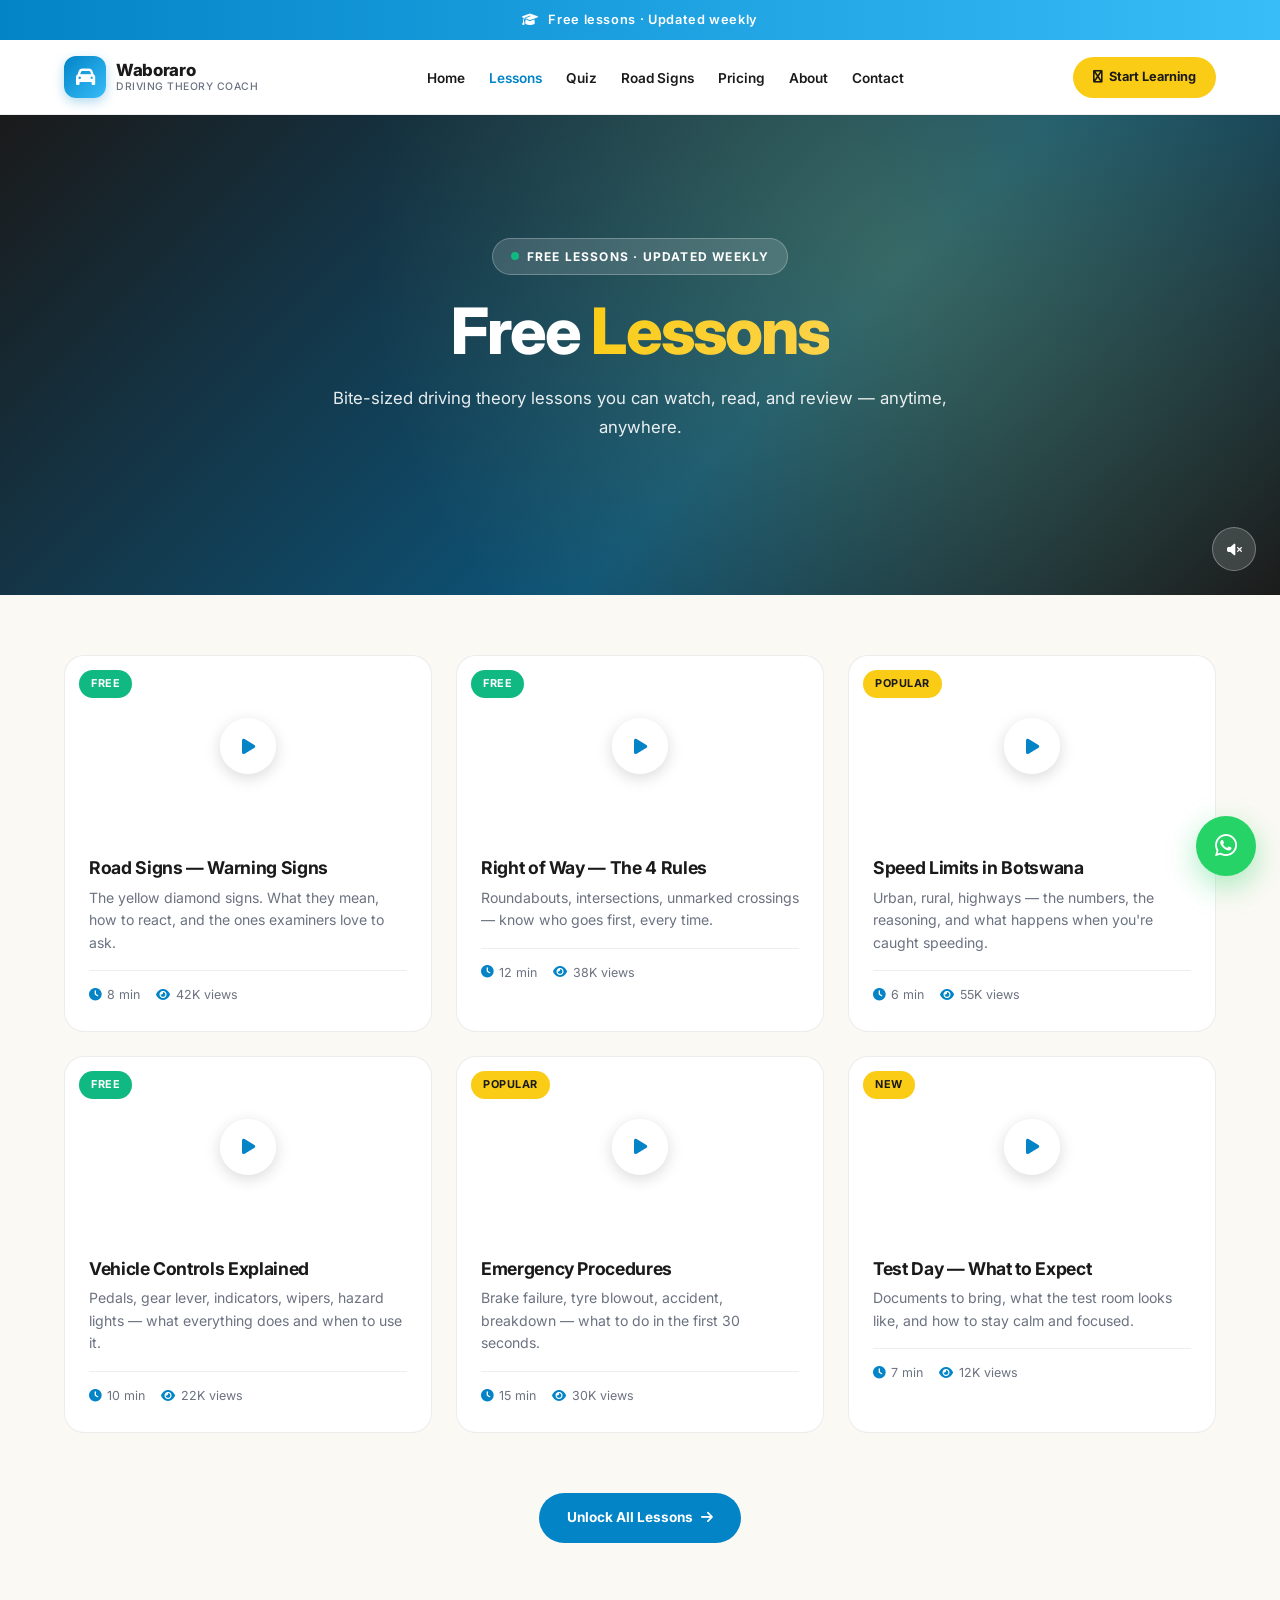
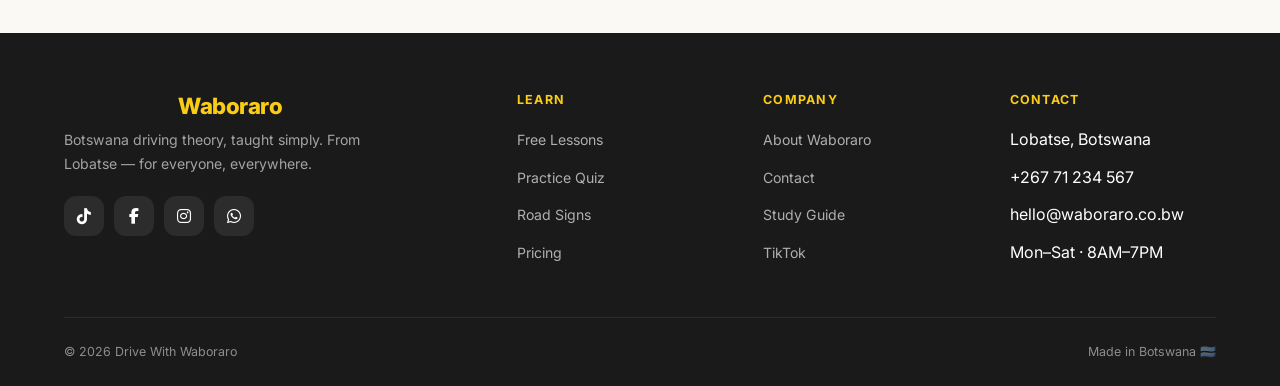
<file: lessons.html>
<!DOCTYPE html>
<html lang="en">
<head>
    <meta charset="UTF-8">
    <meta name="viewport" content="width=device-width, initial-scale=1.0">
    <title>Free Lessons | Drive With Waboraro</title>
    <link rel="stylesheet" href="https://cdnjs.cloudflare.com/ajax/libs/font-awesome/6.4.0/css/all.min.css">
    <link href="https://fonts.googleapis.com/css2?family=Inter:wght@400;500;600;700;800&family=JetBrains+Mono:wght@500&display=swap" rel="stylesheet">
    <link rel="stylesheet" href="style.css">
</head>
<body>
    <div class="top-strip"><i class="fas fa-graduation-cap"></i> Free lessons · Updated weekly</div>
    <header>
        <div class="container nav-container">
            <a href="index.html" class="logo">
                <div class="logo-mark"><i class="fas fa-car"></i></div>
                <div class="logo-text">Waboraro<small>DRIVING THEORY COACH</small></div>
            </a>
            <nav>
                <ul>
                    <li><a href="index.html">Home</a></li>
                    <li><a href="lessons.html" class="active">Lessons</a></li>
                    <li><a href="quiz.html">Quiz</a></li>
                    <li><a href="road-signs.html">Road Signs</a></li>
                    <li><a href="pricing.html">Pricing</a></li>
                    <li><a href="about.html">About</a></li>
                    <li><a href="contact.html">Contact</a></li>
                </ul>
            </nav>
            <a href="contact.html" class="nav-cta"><i class="fas fa-whatsapp"></i> Start Learning</a>
        </div>
    </header>

    <section class="video-hero" style="min-height: 480px;">
        <div class="video-hero-poster" style="background-image: url('https://images.unsplash.com/photo-1449965408869-eaa3f722e40d?ixlib=rb-4.0.3&auto=format&fit=crop&w=1950&q=80');"></div>
        <video autoplay muted loop playsinline poster="https://images.unsplash.com/photo-1449965408869-eaa3f722e40d?ixlib=rb-4.0.3&auto=format&fit=crop&w=1950&q=80">
            <source src="https://videos.pexels.com/video-files/3195394/3195394-uhd_2560_1440_25fps.mp4" type="video/mp4">
            <source src="https://videos.pexels.com/video-files/2169880/2169880-uhd_2560_1440_30fps.mp4" type="video/mp4">
        </video>
        <div class="video-hero-overlay"></div>
        <div class="video-hero-content">
            <div class="video-hero-badge">
                <span class="dot"></span>
                Free Lessons · Updated Weekly
            </div>
            <h1>Free <span>Lessons</span></h1>
            <p>Bite-sized driving theory lessons you can watch, read, and review — anytime, anywhere.</p>
        </div>
        <button class="video-hero-toggle" aria-label="Toggle sound">
            <i class="fas fa-volume-mute"></i>
        </button>
    </section>

    <section class="lessons-section">
        <div class="container">
            <div class="lessons-grid">
                <a href="#" class="lesson-card">
                    <div class="lesson-thumb" style="background-image: url('https://images.unsplash.com/photo-1449965408869-eaa3f722e40d?ixlib=rb-4.0.3&auto=format&fit=crop&w=800&q=80');">
                        <span class="lesson-badge free">Free</span>
                        <div class="lesson-play"><i class="fas fa-play"></i></div>
                    </div>
                    <div class="lesson-content">
                        <h3>Road Signs — Warning Signs</h3>
                        <p>The yellow diamond signs. What they mean, how to react, and the ones examiners love to ask.</p>
                        <div class="lesson-meta">
                            <span><i class="fas fa-clock"></i> 8 min</span>
                            <span><i class="fas fa-eye"></i> 42K views</span>
                        </div>
                    </div>
                </a>

                <a href="#" class="lesson-card">
                    <div class="lesson-thumb" style="background-image: url('https://images.unsplash.com/photo-1502877338535-766e1452684a?ixlib=rb-4.0.3&auto=format&fit=crop&w=800&q=80');">
                        <span class="lesson-badge free">Free</span>
                        <div class="lesson-play"><i class="fas fa-play"></i></div>
                    </div>
                    <div class="lesson-content">
                        <h3>Right of Way — The 4 Rules</h3>
                        <p>Roundabouts, intersections, unmarked crossings — know who goes first, every time.</p>
                        <div class="lesson-meta">
                            <span><i class="fas fa-clock"></i> 12 min</span>
                            <span><i class="fas fa-eye"></i> 38K views</span>
                        </div>
                    </div>
                </a>

                <a href="#" class="lesson-card">
                    <div class="lesson-thumb" style="background-image: url('https://images.unsplash.com/photo-1583121274602-3e2820c69888?ixlib=rb-4.0.3&auto=format&fit=crop&w=800&q=80');">
                        <span class="lesson-badge">Popular</span>
                        <div class="lesson-play"><i class="fas fa-play"></i></div>
                    </div>
                    <div class="lesson-content">
                        <h3>Speed Limits in Botswana</h3>
                        <p>Urban, rural, highways — the numbers, the reasoning, and what happens when you're caught speeding.</p>
                        <div class="lesson-meta">
                            <span><i class="fas fa-clock"></i> 6 min</span>
                            <span><i class="fas fa-eye"></i> 55K views</span>
                        </div>
                    </div>
                </a>

                <a href="#" class="lesson-card">
                    <div class="lesson-thumb" style="background-image: url('https://images.unsplash.com/photo-1519641471654-76ce0107ad1b?ixlib=rb-4.0.3&auto=format&fit=crop&w=800&q=80');">
                        <span class="lesson-badge free">Free</span>
                        <div class="lesson-play"><i class="fas fa-play"></i></div>
                    </div>
                    <div class="lesson-content">
                        <h3>Vehicle Controls Explained</h3>
                        <p>Pedals, gear lever, indicators, wipers, hazard lights — what everything does and when to use it.</p>
                        <div class="lesson-meta">
                            <span><i class="fas fa-clock"></i> 10 min</span>
                            <span><i class="fas fa-eye"></i> 22K views</span>
                        </div>
                    </div>
                </a>

                <a href="#" class="lesson-card">
                    <div class="lesson-thumb" style="background-image: url('https://images.unsplash.com/photo-1494976388531-d1058494cdd8?ixlib=rb-4.0.3&auto=format&fit=crop&w=800&q=80');">
                        <span class="lesson-badge">Popular</span>
                        <div class="lesson-play"><i class="fas fa-play"></i></div>
                    </div>
                    <div class="lesson-content">
                        <h3>Emergency Procedures</h3>
                        <p>Brake failure, tyre blowout, accident, breakdown — what to do in the first 30 seconds.</p>
                        <div class="lesson-meta">
                            <span><i class="fas fa-clock"></i> 15 min</span>
                            <span><i class="fas fa-eye"></i> 30K views</span>
                        </div>
                    </div>
                </a>

                <a href="#" class="lesson-card">
                    <div class="lesson-thumb" style="background-image: url('https://images.unsplash.com/photo-1580273916550-e323be2ae537?ixlib=rb-4.0.3&auto=format&fit=crop&w=800&q=80');">
                        <span class="lesson-badge">New</span>
                        <div class="lesson-play"><i class="fas fa-play"></i></div>
                    </div>
                    <div class="lesson-content">
                        <h3>Test Day — What to Expect</h3>
                        <p>Documents to bring, what the test room looks like, and how to stay calm and focused.</p>
                        <div class="lesson-meta">
                            <span><i class="fas fa-clock"></i> 7 min</span>
                            <span><i class="fas fa-eye"></i> 12K views</span>
                        </div>
                    </div>
                </a>
            </div>

            <div style="text-align: center; margin-top: 60px;">
                <a href="pricing.html" class="btn">Unlock All Lessons <i class="fas fa-arrow-right"></i></a>
            </div>
        </div>
    </section>

    <footer>
        <div class="container">
            <div class="footer-top">
                <div class="footer-brand">
                    <h3>Drive With <span>Waboraro</span></h3>
                    <p>Botswana driving theory, taught simply. From Lobatse — for everyone, everywhere.</p>
                    <div class="footer-socials">
                        <a href="https://tiktok.com"><i class="fab fa-tiktok"></i></a>
                        <a href="https://facebook.com"><i class="fab fa-facebook-f"></i></a>
                        <a href="https://instagram.com"><i class="fab fa-instagram"></i></a>
                        <a href="https://wa.me/26771234567"><i class="fab fa-whatsapp"></i></a>
                    </div>
                </div>
                <div class="footer-col"><h4>Learn</h4><ul>
                    <li><a href="lessons.html">Free Lessons</a></li>
                    <li><a href="quiz.html">Practice Quiz</a></li>
                    <li><a href="road-signs.html">Road Signs</a></li>
                    <li><a href="pricing.html">Pricing</a></li>
                </ul></div>
                <div class="footer-col"><h4>Company</h4><ul>
                    <li><a href="about.html">About Waboraro</a></li>
                    <li><a href="contact.html">Contact</a></li>
                    <li><a href="study-guide.html">Study Guide</a></li>
                    <li><a href="#">TikTok</a></li>
                </ul></div>
                <div class="footer-col"><h4>Contact</h4><ul>
                    <li>Lobatse, Botswana</li>
                    <li>+267 71 234 567</li>
                    <li>hello@waboraro.co.bw</li>
                    <li>Mon–Sat · 8AM–7PM</li>
                </ul></div>
            </div>
            <div class="footer-bottom">
                <span>© 2026 Drive With Waboraro</span>
                <span>Made in Botswana 🇧🇼</span>
            </div>
        </div>
    </footer>
    <a href="https://wa.me/26771234567" class="wa-float" target="_blank"><i class="fab fa-whatsapp"></i></a>
    <script src="main.js"></script>
</body>
</html>
</file>
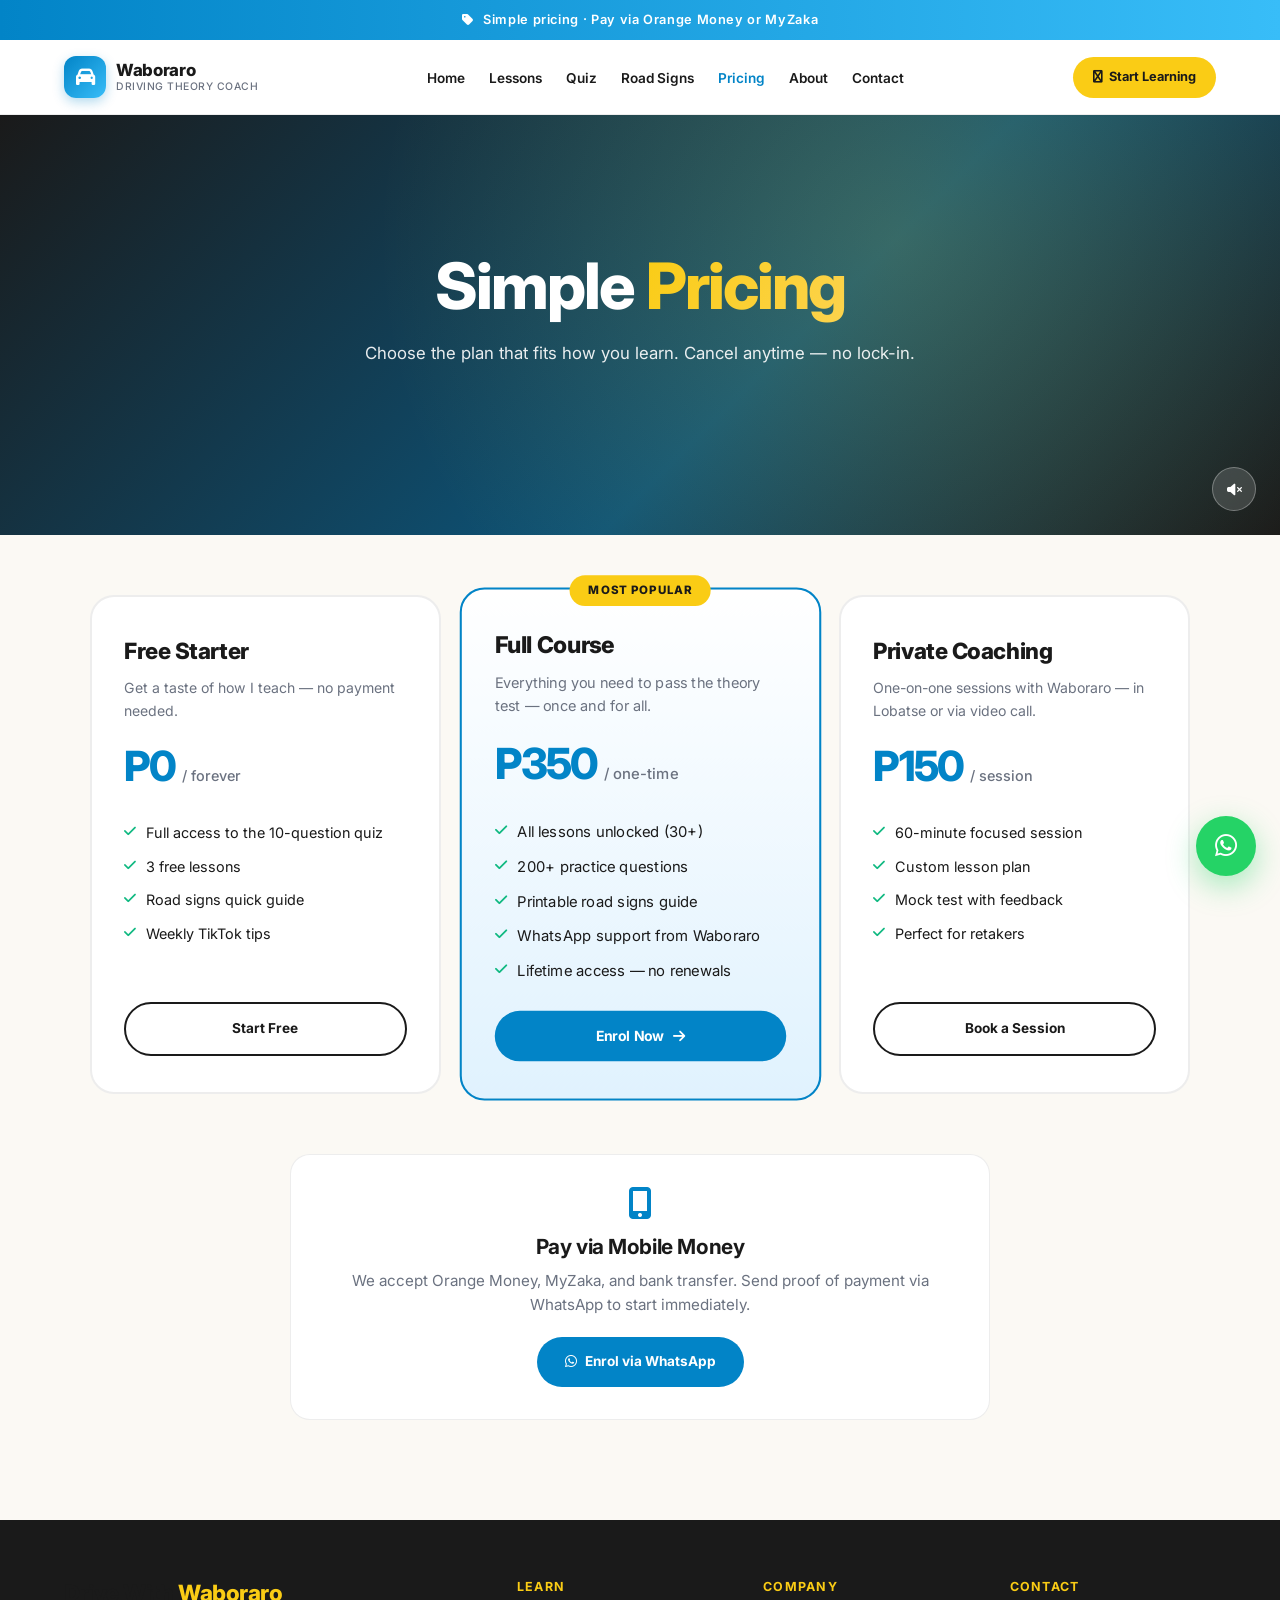
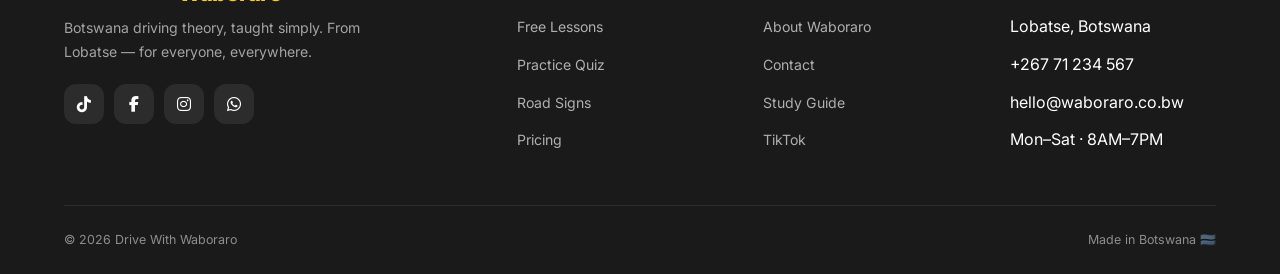
<file: pricing.html>
<!DOCTYPE html>
<html lang="en">
<head>
    <meta charset="UTF-8">
    <meta name="viewport" content="width=device-width, initial-scale=1.0">
    <title>Pricing | Drive With Waboraro</title>
    <link rel="stylesheet" href="https://cdnjs.cloudflare.com/ajax/libs/font-awesome/6.4.0/css/all.min.css">
    <link href="https://fonts.googleapis.com/css2?family=Inter:wght@400;500;600;700;800&family=JetBrains+Mono:wght@500&display=swap" rel="stylesheet">
    <link rel="stylesheet" href="style.css">
</head>
<body>
    <div class="top-strip"><i class="fas fa-tag"></i> Simple pricing · Pay via Orange Money or MyZaka</div>
    <header>
        <div class="container nav-container">
            <a href="index.html" class="logo">
                <div class="logo-mark"><i class="fas fa-car"></i></div>
                <div class="logo-text">Waboraro<small>DRIVING THEORY COACH</small></div>
            </a>
            <nav>
                <ul>
                    <li><a href="index.html">Home</a></li>
                    <li><a href="lessons.html">Lessons</a></li>
                    <li><a href="quiz.html">Quiz</a></li>
                    <li><a href="road-signs.html">Road Signs</a></li>
                    <li><a href="pricing.html" class="active">Pricing</a></li>
                    <li><a href="about.html">About</a></li>
                    <li><a href="contact.html">Contact</a></li>
                </ul>
            </nav>
            <a href="contact.html" class="nav-cta"><i class="fas fa-whatsapp"></i> Start Learning</a>
        </div>
    </header>

    <section class="video-hero" style="min-height: 420px;">
        <div class="video-hero-poster" style="background-image: url('https://images.unsplash.com/photo-1449965408869-eaa3f722e40d?ixlib=rb-4.0.3&auto=format&fit=crop&w=1950&q=80');"></div>
        <video autoplay muted loop playsinline poster="https://images.unsplash.com/photo-1449965408869-eaa3f722e40d?ixlib=rb-4.0.3&auto=format&fit=crop&w=1950&q=80">
            <source src="https://videos.pexels.com/video-files/854745/854745-hd_1920_1080_25fps.mp4" type="video/mp4">
            <source src="https://videos.pexels.com/video-files/2169880/2169880-uhd_2560_1440_30fps.mp4" type="video/mp4">
        </video>
        <div class="video-hero-overlay"></div>
        <div class="video-hero-content">
            <h1>Simple <span>Pricing</span></h1>
            <p>Choose the plan that fits how you learn. Cancel anytime — no lock-in.</p>
        </div>
        <button class="video-hero-toggle" aria-label="Toggle sound">
            <i class="fas fa-volume-mute"></i>
        </button>
    </section>

    <section class="pricing-section">
        <div class="container">
            <div class="pricing-grid">

                <div class="pricing-card">
                    <div class="pricing-name">Free Starter</div>
                    <div class="pricing-desc">Get a taste of how I teach — no payment needed.</div>
                    <div class="pricing-price">P0 <small>/ forever</small></div>
                    <ul class="pricing-features">
                        <li><i class="fas fa-check"></i> Full access to the 10-question quiz</li>
                        <li><i class="fas fa-check"></i> 3 free lessons</li>
                        <li><i class="fas fa-check"></i> Road signs quick guide</li>
                        <li><i class="fas fa-check"></i> Weekly TikTok tips</li>
                    </ul>
                    <a href="quiz.html" class="btn btn-outline" style="width: 100%; justify-content: center;">Start Free</a>
                </div>

                <div class="pricing-card featured">
                    <span class="pricing-badge">Most Popular</span>
                    <div class="pricing-name">Full Course</div>
                    <div class="pricing-desc">Everything you need to pass the theory test — once and for all.</div>
                    <div class="pricing-price">P350 <small>/ one-time</small></div>
                    <ul class="pricing-features">
                        <li><i class="fas fa-check"></i> All lessons unlocked (30+)</li>
                        <li><i class="fas fa-check"></i> 200+ practice questions</li>
                        <li><i class="fas fa-check"></i> Printable road signs guide</li>
                        <li><i class="fas fa-check"></i> WhatsApp support from Waboraro</li>
                        <li><i class="fas fa-check"></i> Lifetime access — no renewals</li>
                    </ul>
                    <a href="contact.html" class="btn" style="width: 100%; justify-content: center;">Enrol Now <i class="fas fa-arrow-right"></i></a>
                </div>

                <div class="pricing-card">
                    <div class="pricing-name">Private Coaching</div>
                    <div class="pricing-desc">One-on-one sessions with Waboraro — in Lobatse or via video call.</div>
                    <div class="pricing-price">P150 <small>/ session</small></div>
                    <ul class="pricing-features">
                        <li><i class="fas fa-check"></i> 60-minute focused session</li>
                        <li><i class="fas fa-check"></i> Custom lesson plan</li>
                        <li><i class="fas fa-check"></i> Mock test with feedback</li>
                        <li><i class="fas fa-check"></i> Perfect for retakers</li>
                    </ul>
                    <a href="contact.html" class="btn btn-outline" style="width: 100%; justify-content: center;">Book a Session</a>
                </div>

            </div>

            <div style="text-align: center; margin-top: 60px; padding: 32px 24px; background: white; border-radius: 20px; max-width: 700px; margin-left: auto; margin-right: auto; border: 1px solid var(--border);">
                <i class="fas fa-mobile-alt" style="font-size: 2rem; color: var(--sky); margin-bottom: 16px;"></i>
                <h3 style="font-size: 1.3rem; margin-bottom: 10px;">Pay via Mobile Money</h3>
                <p style="color: var(--grey); font-size: 0.95rem; margin-bottom: 20px;">We accept Orange Money, MyZaka, and bank transfer. Send proof of payment via WhatsApp to start immediately.</p>
                <a href="https://wa.me/26771234567" class="btn"><i class="fab fa-whatsapp"></i> Enrol via WhatsApp</a>
            </div>
        </div>
    </section>

    <footer>
        <div class="container">
            <div class="footer-top">
                <div class="footer-brand">
                    <h3>Drive With <span>Waboraro</span></h3>
                    <p>Botswana driving theory, taught simply. From Lobatse — for everyone, everywhere.</p>
                    <div class="footer-socials">
                        <a href="https://tiktok.com"><i class="fab fa-tiktok"></i></a>
                        <a href="https://facebook.com"><i class="fab fa-facebook-f"></i></a>
                        <a href="https://instagram.com"><i class="fab fa-instagram"></i></a>
                        <a href="https://wa.me/26771234567"><i class="fab fa-whatsapp"></i></a>
                    </div>
                </div>
                <div class="footer-col"><h4>Learn</h4><ul>
                    <li><a href="lessons.html">Free Lessons</a></li>
                    <li><a href="quiz.html">Practice Quiz</a></li>
                    <li><a href="road-signs.html">Road Signs</a></li>
                    <li><a href="pricing.html">Pricing</a></li>
                </ul></div>
                <div class="footer-col"><h4>Company</h4><ul>
                    <li><a href="about.html">About Waboraro</a></li>
                    <li><a href="contact.html">Contact</a></li>
                    <li><a href="study-guide.html">Study Guide</a></li>
                    <li><a href="#">TikTok</a></li>
                </ul></div>
                <div class="footer-col"><h4>Contact</h4><ul>
                    <li>Lobatse, Botswana</li>
                    <li>+267 71 234 567</li>
                    <li>hello@waboraro.co.bw</li>
                    <li>Mon–Sat · 8AM–7PM</li>
                </ul></div>
            </div>
            <div class="footer-bottom">
                <span>© 2026 Drive With Waboraro</span>
                <span>Made in Botswana 🇧🇼</span>
            </div>
        </div>
    </footer>
    <a href="https://wa.me/26771234567" class="wa-float" target="_blank"><i class="fab fa-whatsapp"></i></a>
    <script src="main.js"></script>
</body>
</html>
</file>
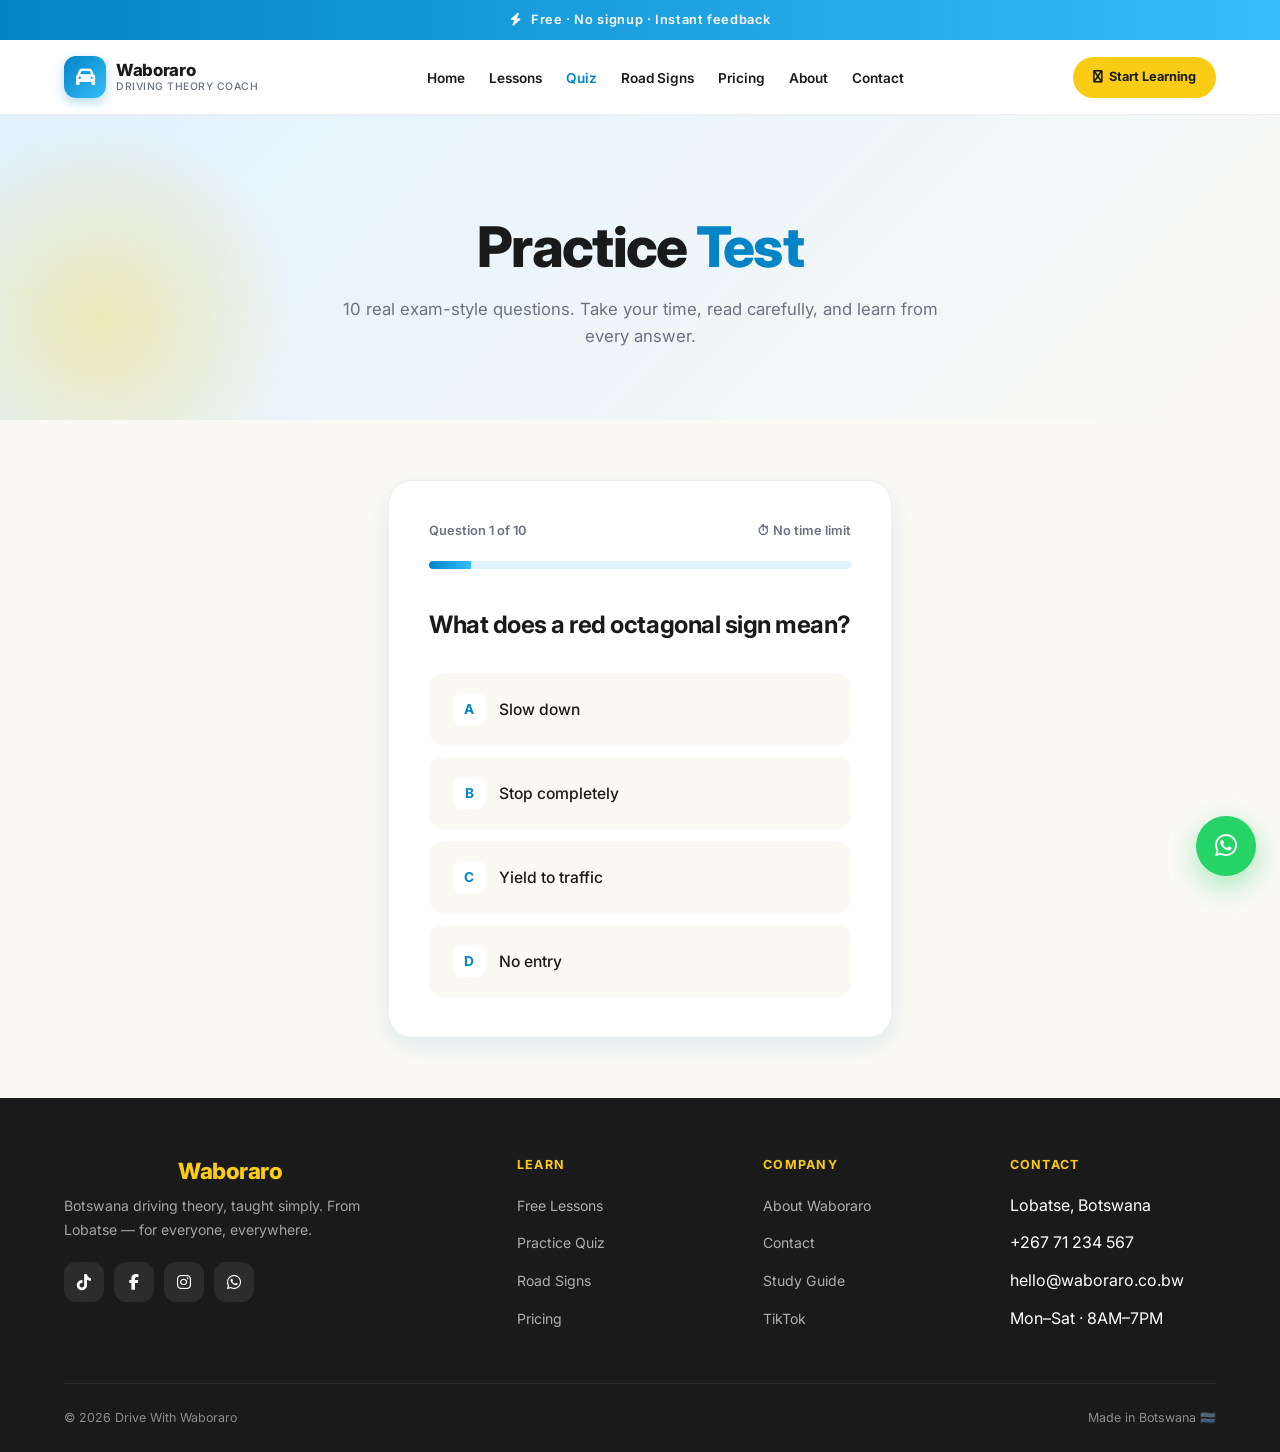
<file: quiz.html>
<!DOCTYPE html>
<html lang="en">
<head>
    <meta charset="UTF-8">
    <meta name="viewport" content="width=device-width, initial-scale=1.0">
    <title>Practice Test | Drive With Waboraro</title>
    <link rel="stylesheet" href="https://cdnjs.cloudflare.com/ajax/libs/font-awesome/6.4.0/css/all.min.css">
    <link href="https://fonts.googleapis.com/css2?family=Inter:wght@400;500;600;700;800&family=JetBrains+Mono:wght@500&display=swap" rel="stylesheet">
    <link rel="stylesheet" href="style.css">
</head>
<body>
    <div class="top-strip"><i class="fas fa-bolt"></i> Free · No signup · Instant feedback</div>
    <header>
        <div class="container nav-container">
            <a href="index.html" class="logo">
                <div class="logo-mark"><i class="fas fa-car"></i></div>
                <div class="logo-text">Waboraro<small>DRIVING THEORY COACH</small></div>
            </a>
            <nav>
                <ul>
                    <li><a href="index.html">Home</a></li>
                    <li><a href="lessons.html">Lessons</a></li>
                    <li><a href="quiz.html" class="active">Quiz</a></li>
                    <li><a href="road-signs.html">Road Signs</a></li>
                    <li><a href="pricing.html">Pricing</a></li>
                    <li><a href="about.html">About</a></li>
                    <li><a href="contact.html">Contact</a></li>
                </ul>
            </nav>
            <a href="contact.html" class="nav-cta"><i class="fas fa-whatsapp"></i> Start Learning</a>
        </div>
    </header>

    <section class="page-hero">
        <h1>Practice <span>Test</span></h1>
        <p>10 real exam-style questions. Take your time, read carefully, and learn from every answer.</p>
    </section>

    <section class="quiz-page">
        <div class="container">
            <div class="quiz-full-card" id="full-quiz">
                <div id="full-quiz-body">
                    <div class="quiz-full-header">
                        <span id="full-num">Question 1 of 10</span>
                        <span>⏱ No time limit</span>
                    </div>
                    <div class="quiz-full-progress">
                        <div class="quiz-full-progress-fill" id="full-progress"></div>
                    </div>
                    <div class="quiz-full-q" id="full-question"></div>
                    <div class="quiz-full-options" id="full-options"></div>
                    <div class="quiz-full-feedback" id="full-feedback"></div>
                    <button class="quiz-full-next" id="full-next" onclick="nextFullQuestion()">
                        Next Question <i class="fas fa-arrow-right"></i>
                    </button>
                </div>

                <div class="quiz-result" id="full-result">
                    <div class="score-circle">
                        <div class="score-num" id="score-num">0%</div>
                        <div class="score-label">Score</div>
                    </div>
                    <h2 id="result-title">Well done!</h2>
                    <p id="result-msg">You got <strong><span id="score-correct">0</span> out of <span id="score-total">10</span></strong> correct.</p>
                    <div style="display: flex; gap: 12px; justify-content: center; flex-wrap: wrap;">
                        <button class="btn" onclick="restartQuiz()">
                            <i class="fas fa-redo"></i> Try Again
                        </button>
                        <a href="pricing.html" class="btn btn-outline">
                            Join Full Course <i class="fas fa-arrow-right"></i>
                        </a>
                    </div>
                </div>
            </div>
        </div>
    </section>

    <footer>
        <div class="container">
            <div class="footer-top">
                <div class="footer-brand">
                    <h3>Drive With <span>Waboraro</span></h3>
                    <p>Botswana driving theory, taught simply. From Lobatse — for everyone, everywhere.</p>
                    <div class="footer-socials">
                        <a href="https://tiktok.com"><i class="fab fa-tiktok"></i></a>
                        <a href="https://facebook.com"><i class="fab fa-facebook-f"></i></a>
                        <a href="https://instagram.com"><i class="fab fa-instagram"></i></a>
                        <a href="https://wa.me/26771234567"><i class="fab fa-whatsapp"></i></a>
                    </div>
                </div>
                <div class="footer-col"><h4>Learn</h4><ul>
                    <li><a href="lessons.html">Free Lessons</a></li>
                    <li><a href="quiz.html">Practice Quiz</a></li>
                    <li><a href="road-signs.html">Road Signs</a></li>
                    <li><a href="pricing.html">Pricing</a></li>
                </ul></div>
                <div class="footer-col"><h4>Company</h4><ul>
                    <li><a href="about.html">About Waboraro</a></li>
                    <li><a href="contact.html">Contact</a></li>
                    <li><a href="study-guide.html">Study Guide</a></li>
                    <li><a href="#">TikTok</a></li>
                </ul></div>
                <div class="footer-col"><h4>Contact</h4><ul>
                    <li>Lobatse, Botswana</li>
                    <li>+267 71 234 567</li>
                    <li>hello@waboraro.co.bw</li>
                    <li>Mon–Sat · 8AM–7PM</li>
                </ul></div>
            </div>
            <div class="footer-bottom">
                <span>© 2026 Drive With Waboraro</span>
                <span>Made in Botswana 🇧🇼</span>
            </div>
        </div>
    </footer>
    <a href="https://wa.me/26771234567" class="wa-float" target="_blank"><i class="fab fa-whatsapp"></i></a>
    <script src="main.js"></script>
</body>
</html>
</file>
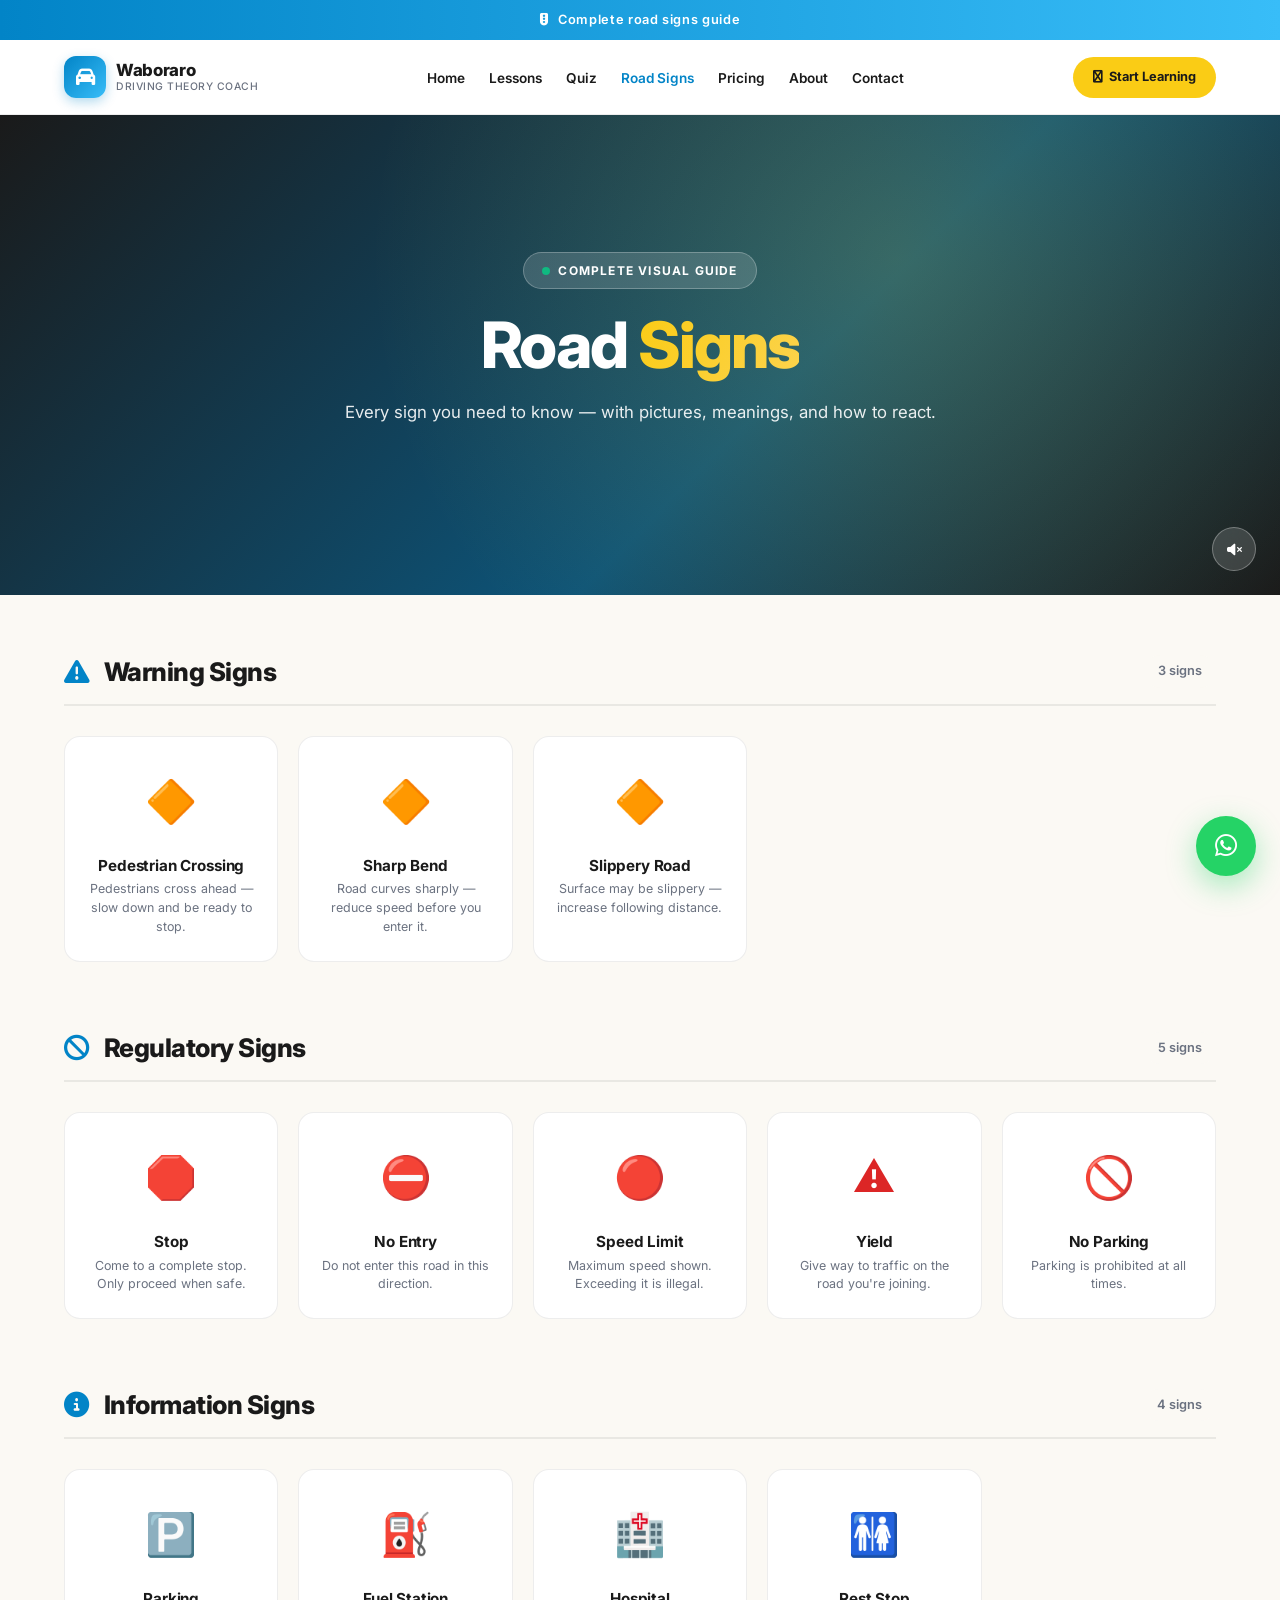
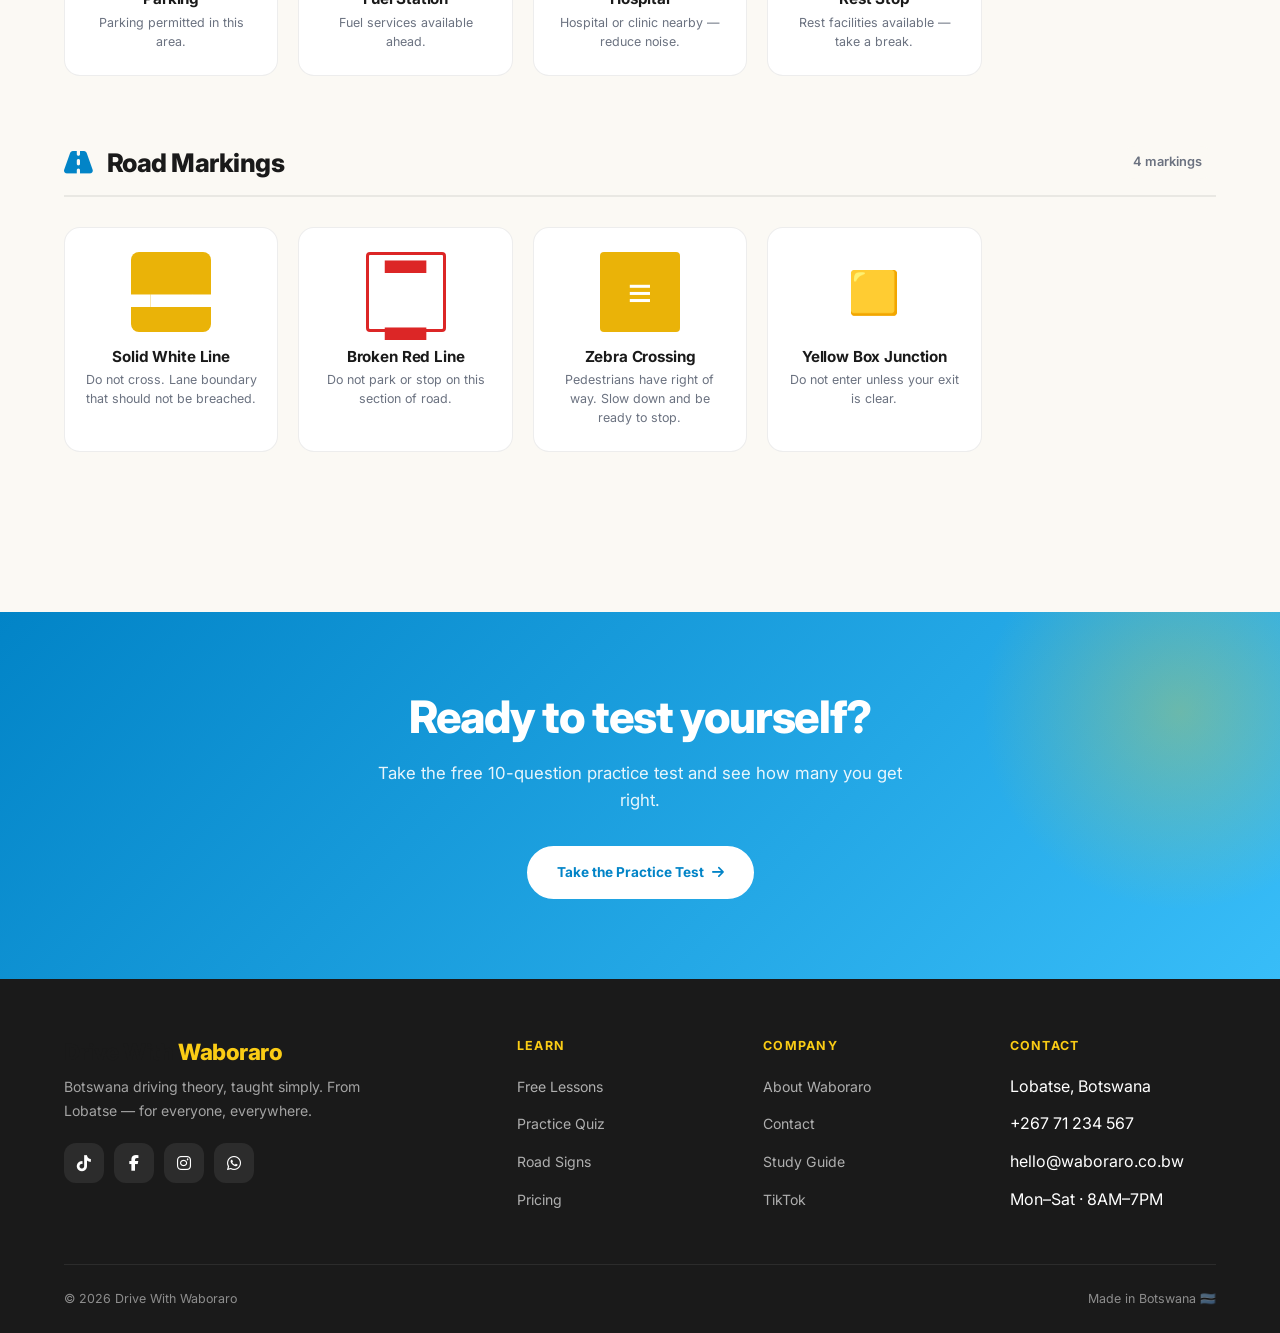
<file: road-signs.html>
<!DOCTYPE html>
<html lang="en">
<head>
    <meta charset="UTF-8">
    <meta name="viewport" content="width=device-width, initial-scale=1.0">
    <title>Road Signs Guide | Drive With Waboraro</title>
    <link rel="stylesheet" href="https://cdnjs.cloudflare.com/ajax/libs/font-awesome/6.4.0/css/all.min.css">
    <link href="https://fonts.googleapis.com/css2?family=Inter:wght@400;500;600;700;800&family=JetBrains+Mono:wght@500&display=swap" rel="stylesheet">
    <link rel="stylesheet" href="style.css">
</head>
<body>
    <div class="top-strip"><i class="fas fa-traffic-light"></i> Complete road signs guide</div>
    <header>
        <div class="container nav-container">
            <a href="index.html" class="logo">
                <div class="logo-mark"><i class="fas fa-car"></i></div>
                <div class="logo-text">Waboraro<small>DRIVING THEORY COACH</small></div>
            </a>
            <nav>
                <ul>
                    <li><a href="index.html">Home</a></li>
                    <li><a href="lessons.html">Lessons</a></li>
                    <li><a href="quiz.html">Quiz</a></li>
                    <li><a href="road-signs.html" class="active">Road Signs</a></li>
                    <li><a href="pricing.html">Pricing</a></li>
                    <li><a href="about.html">About</a></li>
                    <li><a href="contact.html">Contact</a></li>
                </ul>
            </nav>
            <a href="contact.html" class="nav-cta"><i class="fas fa-whatsapp"></i> Start Learning</a>
        </div>
    </header>

    <section class="video-hero" style="min-height: 480px;">
        <div class="video-hero-poster" style="background-image: url('https://images.unsplash.com/photo-1494783367193-149034c05e8f?ixlib=rb-4.0.3&auto=format&fit=crop&w=1950&q=80');"></div>
        <video autoplay muted loop playsinline poster="https://images.unsplash.com/photo-1494783367193-149034c05e8f?ixlib=rb-4.0.3&auto=format&fit=crop&w=1950&q=80">
            <source src="https://videos.pexels.com/video-files/3130284/3130284-uhd_2560_1440_30fps.mp4" type="video/mp4">
            <source src="https://videos.pexels.com/video-files/4271760/4271760-uhd_2560_1440_24fps.mp4" type="video/mp4">
        </video>
        <div class="video-hero-overlay"></div>
        <div class="video-hero-content">
            <div class="video-hero-badge">
                <span class="dot"></span>
                Complete Visual Guide
            </div>
            <h1>Road <span>Signs</span></h1>
            <p>Every sign you need to know — with pictures, meanings, and how to react.</p>
        </div>
        <button class="video-hero-toggle" aria-label="Toggle sound">
            <i class="fas fa-volume-mute"></i>
        </button>
    </section>

    <section class="signs-section">
        <div class="container">

            <div class="signs-category">
                <div class="signs-category-header">
                    <i class="fas fa-exclamation-triangle"></i>
                    <h2>Warning Signs</h2>
                    <span class="count">3 signs</span>
                </div>
                <div class="signs-grid">
                    <div class="sign-card">
                        <div class="sign-icon" style="color: #EAB308;">🔶</div>
                        <h4>Pedestrian Crossing</h4>
                        <p>Pedestrians cross ahead — slow down and be ready to stop.</p>
                    </div>
                    <div class="sign-card">
                        <div class="sign-icon" style="color: #EAB308;">🔶</div>
                        <h4>Sharp Bend</h4>
                        <p>Road curves sharply — reduce speed before you enter it.</p>
                    </div>
                    <div class="sign-card">
                        <div class="sign-icon" style="color: #EAB308;">🔶</div>
                        <h4>Slippery Road</h4>
                        <p>Surface may be slippery — increase following distance.</p>
                    </div>
                </div>
            </div>

            <div class="signs-category">
                <div class="signs-category-header">
                    <i class="fas fa-ban"></i>
                    <h2>Regulatory Signs</h2>
                    <span class="count">5 signs</span>
                </div>
                <div class="signs-grid">
                    <div class="sign-card">
                        <div class="sign-icon" style="color: #DC2626;">🛑</div>
                        <h4>Stop</h4>
                        <p>Come to a complete stop. Only proceed when safe.</p>
                    </div>
                    <div class="sign-card">
                        <div class="sign-icon" style="color: #DC2626;">⛔</div>
                        <h4>No Entry</h4>
                        <p>Do not enter this road in this direction.</p>
                    </div>
                    <div class="sign-card">
                        <div class="sign-icon" style="color: #DC2626;">🔴</div>
                        <h4>Speed Limit</h4>
                        <p>Maximum speed shown. Exceeding it is illegal.</p>
                    </div>
                    <div class="sign-card">
                        <div class="sign-icon" style="color: #DC2626;">⚠️</div>
                        <h4>Yield</h4>
                        <p>Give way to traffic on the road you're joining.</p>
                    </div>
                    <div class="sign-card">
                        <div class="sign-icon" style="color: #DC2626;">🚫</div>
                        <h4>No Parking</h4>
                        <p>Parking is prohibited at all times.</p>
                    </div>
                </div>
            </div>

            <div class="signs-category">
                <div class="signs-category-header">
                    <i class="fas fa-info-circle"></i>
                    <h2>Information Signs</h2>
                    <span class="count">4 signs</span>
                </div>
                <div class="signs-grid">
                    <div class="sign-card">
                        <div class="sign-icon" style="color: #0284C7;">🅿️</div>
                        <h4>Parking</h4>
                        <p>Parking permitted in this area.</p>
                    </div>
                    <div class="sign-card">
                        <div class="sign-icon" style="color: #0284C7;">⛽</div>
                        <h4>Fuel Station</h4>
                        <p>Fuel services available ahead.</p>
                    </div>
                    <div class="sign-card">
                        <div class="sign-icon" style="color: #0284C7;">🏥</div>
                        <h4>Hospital</h4>
                        <p>Hospital or clinic nearby — reduce noise.</p>
                    </div>
                    <div class="sign-card">
                        <div class="sign-icon" style="color: #0284C7;">🚻</div>
                        <h4>Rest Stop</h4>
                        <p>Rest facilities available — take a break.</p>
                    </div>
                </div>
            </div>

            <div class="signs-category">
                <div class="signs-category-header">
                    <i class="fas fa-road"></i>
                    <h2>Road Markings</h2>
                    <span class="count">4 markings</span>
                </div>
                <div class="signs-grid">
                    <div class="sign-card">
                        <div class="sign-icon" style="color: #FFFFFF; background: #EAB308; border-radius: 8px;">▬▬▬</div>
                        <h4>Solid White Line</h4>
                        <p>Do not cross. Lane boundary that should not be breached.</p>
                    </div>
                    <div class="sign-card">
                        <div class="sign-icon" style="color: #DC2626; background: white; border: 3px solid #DC2626; border-radius: 4px; padding: 4px;">▬ ▬</div>
                        <h4>Broken Red Line</h4>
                        <p>Do not park or stop on this section of road.</p>
                    </div>
                    <div class="sign-card">
                        <div class="sign-icon" style="color: white; background: #EAB308; border-radius: 4px;">≡</div>
                        <h4>Zebra Crossing</h4>
                        <p>Pedestrians have right of way. Slow down and be ready to stop.</p>
                    </div>
                    <div class="sign-card">
                        <div class="sign-icon" style="color: #EAB308;">🟨</div>
                        <h4>Yellow Box Junction</h4>
                        <p>Do not enter unless your exit is clear.</p>
                    </div>
                </div>
            </div>

        </div>
    </section>

    <section class="cta-banner">
        <h2>Ready to test yourself?</h2>
        <p>Take the free 10-question practice test and see how many you get right.</p>
        <a href="quiz.html" class="btn btn-white">Take the Practice Test <i class="fas fa-arrow-right"></i></a>
    </section>

    <footer>
        <div class="container">
            <div class="footer-top">
                <div class="footer-brand">
                    <h3>Drive With <span>Waboraro</span></h3>
                    <p>Botswana driving theory, taught simply. From Lobatse — for everyone, everywhere.</p>
                    <div class="footer-socials">
                        <a href="https://tiktok.com"><i class="fab fa-tiktok"></i></a>
                        <a href="https://facebook.com"><i class="fab fa-facebook-f"></i></a>
                        <a href="https://instagram.com"><i class="fab fa-instagram"></i></a>
                        <a href="https://wa.me/26771234567"><i class="fab fa-whatsapp"></i></a>
                    </div>
                </div>
                <div class="footer-col"><h4>Learn</h4><ul>
                    <li><a href="lessons.html">Free Lessons</a></li>
                    <li><a href="quiz.html">Practice Quiz</a></li>
                    <li><a href="road-signs.html">Road Signs</a></li>
                    <li><a href="pricing.html">Pricing</a></li>
                </ul></div>
                <div class="footer-col"><h4>Company</h4><ul>
                    <li><a href="about.html">About Waboraro</a></li>
                    <li><a href="contact.html">Contact</a></li>
                    <li><a href="study-guide.html">Study Guide</a></li>
                    <li><a href="#">TikTok</a></li>
                </ul></div>
                <div class="footer-col"><h4>Contact</h4><ul>
                    <li>Lobatse, Botswana</li>
                    <li>+267 71 234 567</li>
                    <li>hello@waboraro.co.bw</li>
                    <li>Mon–Sat · 8AM–7PM</li>
                </ul></div>
            </div>
            <div class="footer-bottom">
                <span>© 2026 Drive With Waboraro</span>
                <span>Made in Botswana 🇧🇼</span>
            </div>
        </div>
    </footer>
    <a href="https://wa.me/26771234567" class="wa-float" target="_blank"><i class="fab fa-whatsapp"></i></a>
    <script src="main.js"></script>
</body>
</html>
</file>
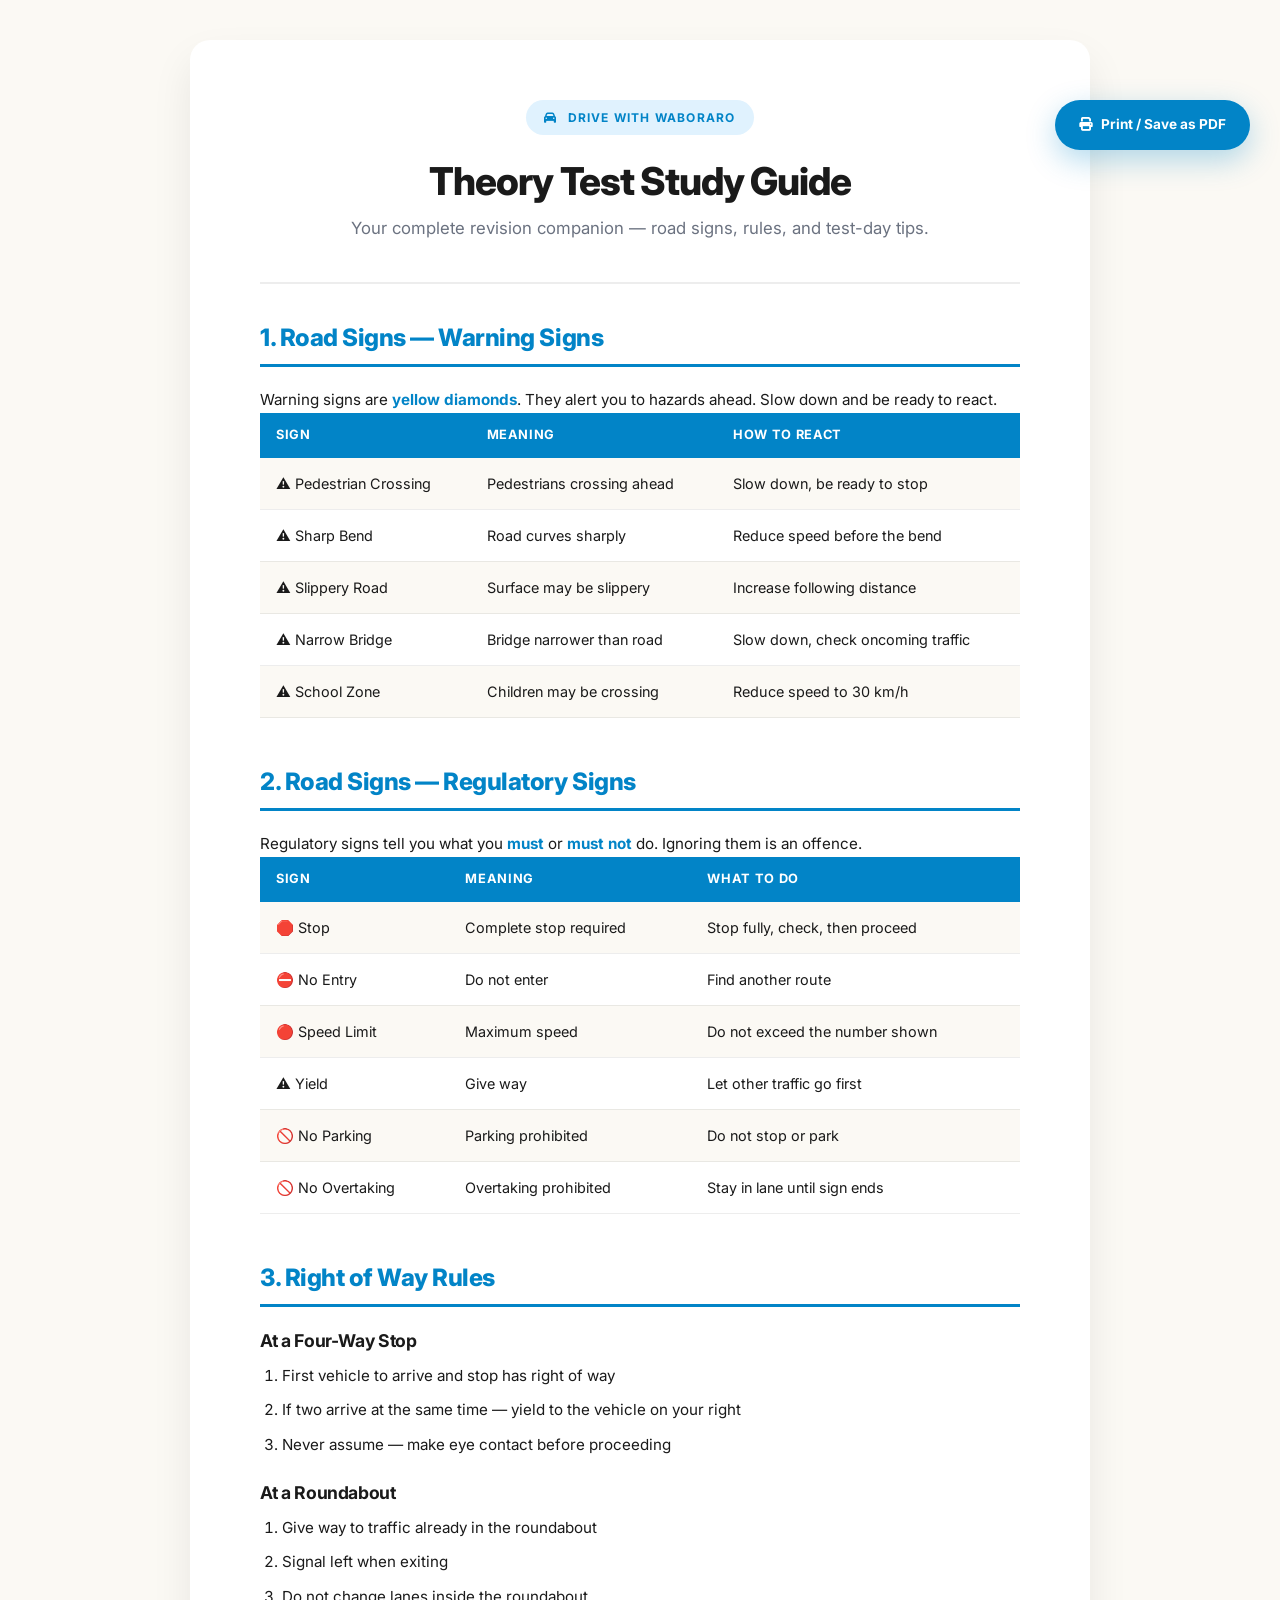
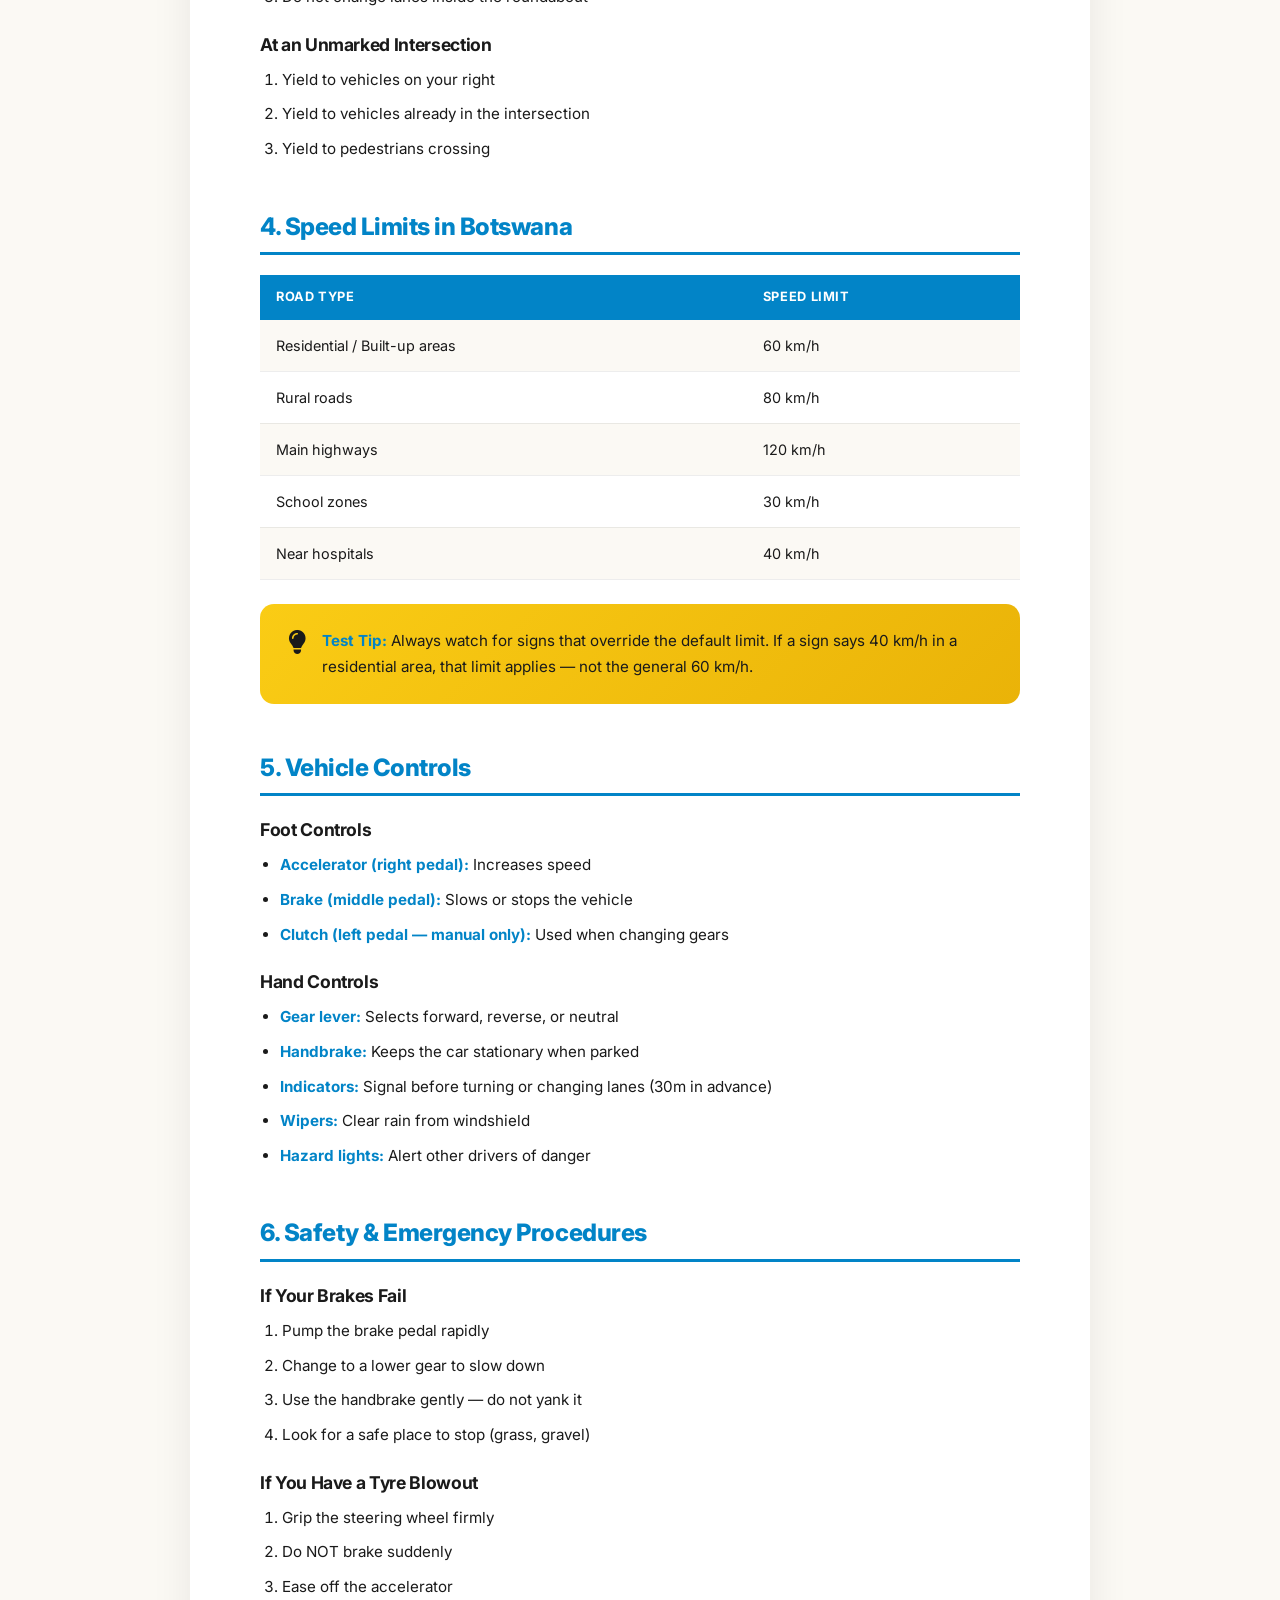
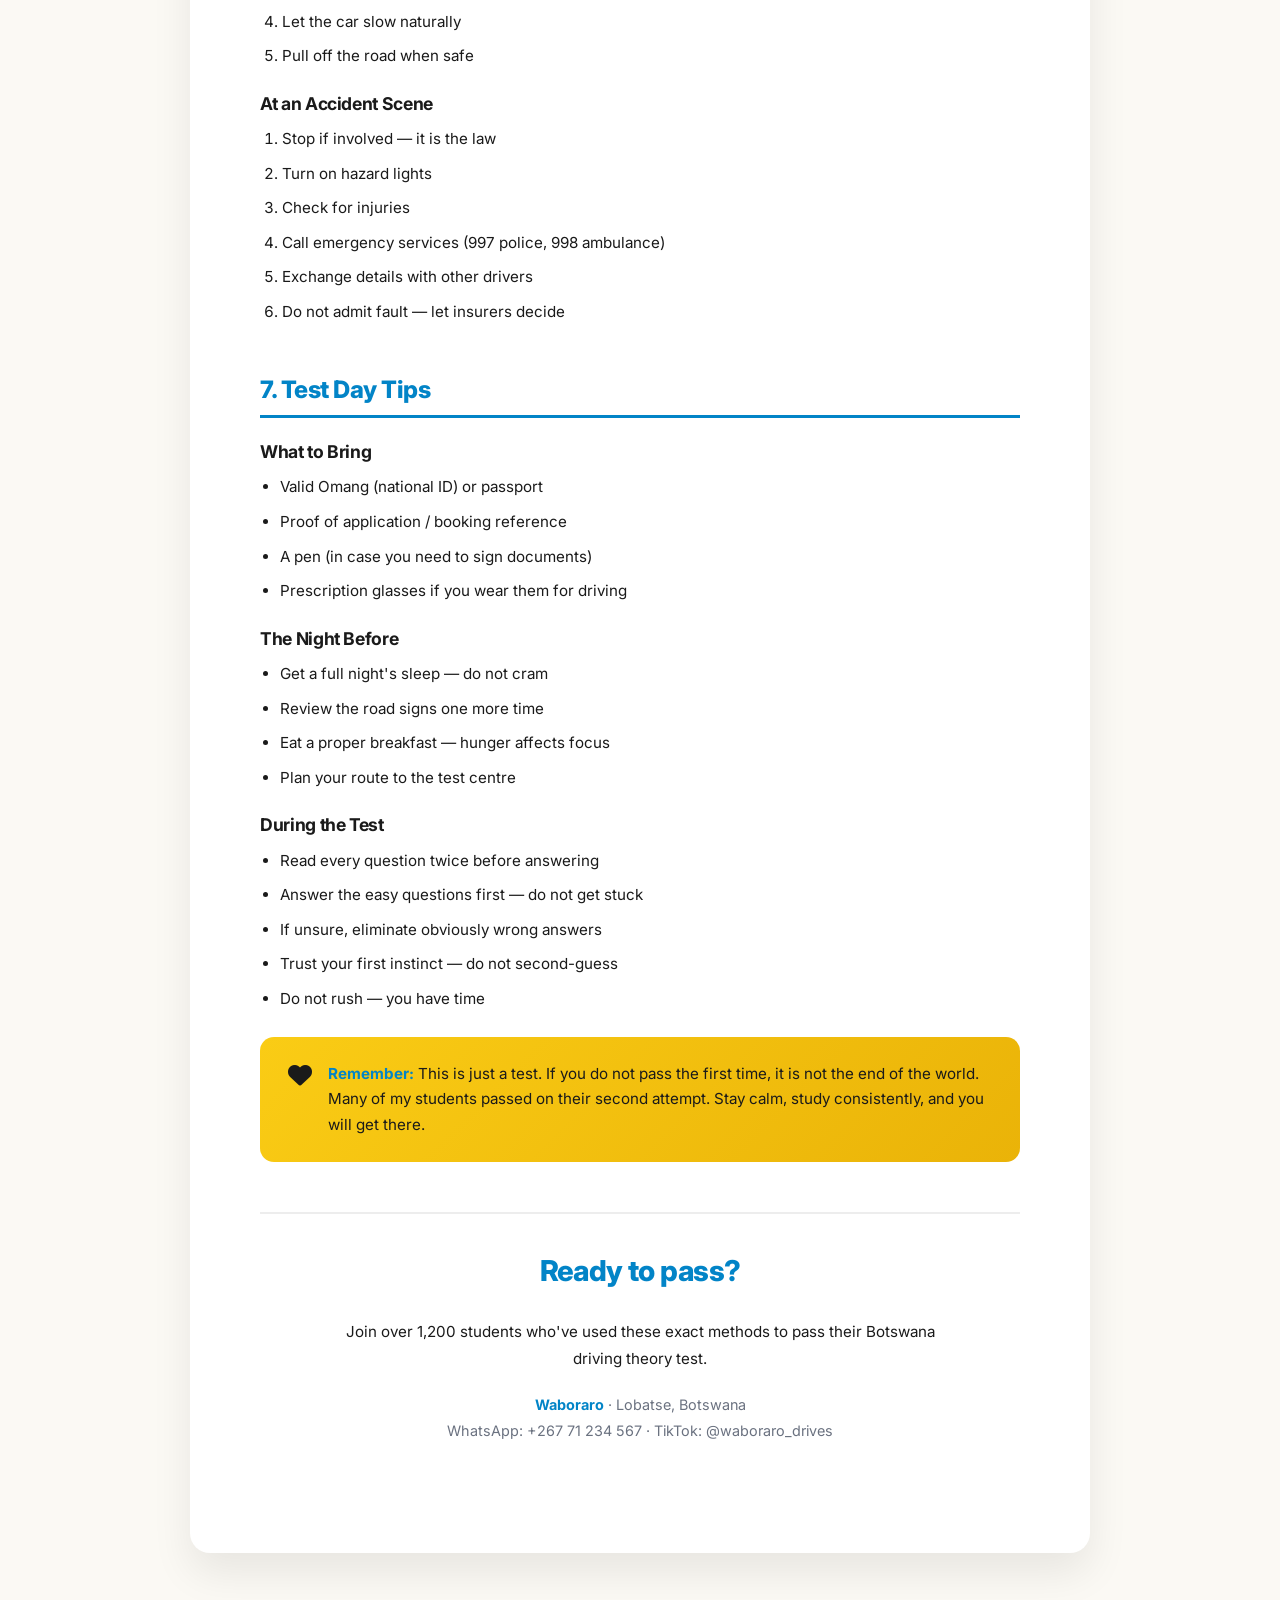
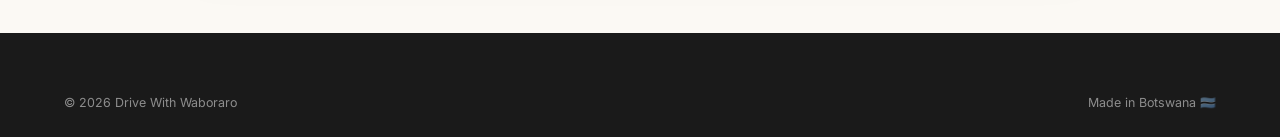
<file: study-guide.html>
<!DOCTYPE html>
<html lang="en">
<head>
    <meta charset="UTF-8">
    <meta name="viewport" content="width=device-width, initial-scale=1.0">
    <title>Study Guide | Drive With Waboraro</title>
    <link rel="stylesheet" href="https://cdnjs.cloudflare.com/ajax/libs/font-awesome/6.4.0/css/all.min.css">
    <link href="https://fonts.googleapis.com/css2?family=Inter:wght@400;500;600;700;800&family=JetBrains+Mono:wght@500&display=swap" rel="stylesheet">
    <link rel="stylesheet" href="style.css">
    <style>
        .guide-page { max-width: 900px; margin: 40px auto 80px; background: white; padding: 60px 70px; border-radius: 20px; box-shadow: 0 20px 40px rgba(0,0,0,0.08); }
        .guide-header { text-align: center; padding-bottom: 40px; border-bottom: 2px solid var(--border); margin-bottom: 40px; }
        .guide-header h1 { font-size: 2.4rem; font-weight: 800; color: var(--charcoal); margin-bottom: 12px; letter-spacing: -0.03em; }
        .guide-header p { color: var(--grey); font-size: 1.05rem; }
        .guide-header .guide-brand { display: inline-flex; align-items: center; gap: 10px; background: var(--sky-pale); color: var(--sky); padding: 8px 18px; border-radius: 40px; font-size: 0.75rem; font-weight: 700; letter-spacing: 0.1em; text-transform: uppercase; margin-bottom: 24px; }
        .guide-section { margin-bottom: 50px; }
        .guide-section h2 { font-size: 1.5rem; font-weight: 800; color: var(--sky); margin-bottom: 20px; padding-bottom: 12px; border-bottom: 3px solid var(--sky); letter-spacing: -0.02em; }
        .guide-section h3 { font-size: 1.1rem; font-weight: 700; margin: 24px 0 12px; color: var(--charcoal); }
        .guide-section p, .guide-section li { font-size: 0.95rem; line-height: 1.75; color: var(--charcoal); }
        .guide-section ul { padding-left: 20px; margin-bottom: 16px; }
        .guide-section ul li { margin-bottom: 8px; list-style: disc; }
        .guide-section ol { padding-left: 22px; margin-bottom: 16px; }
        .guide-section ol li { margin-bottom: 8px; list-style: decimal; }
        .guide-section strong { color: var(--sky); font-weight: 700; }
        .sign-table { width: 100%; border-collapse: collapse; margin-bottom: 20px; font-size: 0.9rem; }
        .sign-table th { background: var(--sky); color: white; padding: 12px 16px; text-align: left; font-weight: 700; font-size: 0.8rem; letter-spacing: 0.05em; text-transform: uppercase; }
        .sign-table td { padding: 14px 16px; border-bottom: 1px solid var(--border); vertical-align: top; }
        .sign-table tr:nth-child(even) td { background: var(--cream); }
        .guide-tip { background: linear-gradient(135deg, var(--yellow), var(--yellow-dark)); padding: 24px 28px; border-radius: 14px; color: var(--charcoal); margin: 24px 0; display: flex; gap: 16px; align-items: flex-start; }
        .guide-tip i { font-size: 1.5rem; flex-shrink: 0; margin-top: 2px; }
        .guide-tip p { font-size: 0.95rem; line-height: 1.7; margin: 0; }
        .guide-print-btn { position: fixed; top: 100px; right: 30px; z-index: 100; background: var(--sky); color: white; padding: 14px 24px; border-radius: 40px; font-weight: 700; font-size: 0.85rem; display: flex; align-items: center; gap: 8px; box-shadow: 0 10px 30px rgba(2, 132, 199, 0.3); cursor: pointer; border: none; transition: all 0.3s ease; text-decoration: none; }
        .guide-print-btn:hover { background: #026FA1; transform: translateY(-2px); }
        @media (max-width: 700px) { .guide-page { padding: 40px 24px; margin: 20px 16px; } .guide-header h1 { font-size: 1.8rem; } .guide-print-btn { position: static; margin: 20px auto 0; width: fit-content; } }
        @media print { .top-strip, header, footer, .wa-float, .guide-print-btn { display: none !important; } body { background: white; } .guide-page { box-shadow: none; margin: 0; padding: 20px; max-width: 100%; border-radius: 0; } .guide-section h2 { color: #0284C7; page-break-after: avoid; } .guide-section { page-break-inside: avoid; } .sign-table { page-break-inside: avoid; } .guide-tip { background: #FEF3C7; } }
    </style>
</head>
<body>

    <a href="#" onclick="window.print(); return false;" class="guide-print-btn">
        <i class="fas fa-print"></i> Print / Save as PDF
    </a>

    <div class="guide-page">

        <div class="guide-header">
            <div class="guide-brand">
                <i class="fas fa-car"></i> Drive with Waboraro
            </div>
            <h1>Theory Test Study Guide</h1>
            <p>Your complete revision companion — road signs, rules, and test-day tips.</p>
        </div>

        <div class="guide-section">
            <h2>1. Road Signs — Warning Signs</h2>
            <p>Warning signs are <strong>yellow diamonds</strong>. They alert you to hazards ahead. Slow down and be ready to react.</p>
            <table class="sign-table">
                <tr><th>Sign</th><th>Meaning</th><th>How to React</th></tr>
                <tr><td>⚠️ Pedestrian Crossing</td><td>Pedestrians crossing ahead</td><td>Slow down, be ready to stop</td></tr>
                <tr><td>⚠️ Sharp Bend</td><td>Road curves sharply</td><td>Reduce speed before the bend</td></tr>
                <tr><td>⚠️ Slippery Road</td><td>Surface may be slippery</td><td>Increase following distance</td></tr>
                <tr><td>⚠️ Narrow Bridge</td><td>Bridge narrower than road</td><td>Slow down, check oncoming traffic</td></tr>
                <tr><td>⚠️ School Zone</td><td>Children may be crossing</td><td>Reduce speed to 30 km/h</td></tr>
            </table>
        </div>

        <div class="guide-section">
            <h2>2. Road Signs — Regulatory Signs</h2>
            <p>Regulatory signs tell you what you <strong>must</strong> or <strong>must not</strong> do. Ignoring them is an offence.</p>
            <table class="sign-table">
                <tr><th>Sign</th><th>Meaning</th><th>What to Do</th></tr>
                <tr><td>🛑 Stop</td><td>Complete stop required</td><td>Stop fully, check, then proceed</td></tr>
                <tr><td>⛔ No Entry</td><td>Do not enter</td><td>Find another route</td></tr>
                <tr><td>🔴 Speed Limit</td><td>Maximum speed</td><td>Do not exceed the number shown</td></tr>
                <tr><td>⚠️ Yield</td><td>Give way</td><td>Let other traffic go first</td></tr>
                <tr><td>🚫 No Parking</td><td>Parking prohibited</td><td>Do not stop or park</td></tr>
                <tr><td>🚫 No Overtaking</td><td>Overtaking prohibited</td><td>Stay in lane until sign ends</td></tr>
            </table>
        </div>

        <div class="guide-section">
            <h2>3. Right of Way Rules</h2>
            <h3>At a Four-Way Stop</h3>
            <ol>
                <li>First vehicle to arrive and stop has right of way</li>
                <li>If two arrive at the same time — yield to the vehicle on your right</li>
                <li>Never assume — make eye contact before proceeding</li>
            </ol>
            <h3>At a Roundabout</h3>
            <ol>
                <li>Give way to traffic already in the roundabout</li>
                <li>Signal left when exiting</li>
                <li>Do not change lanes inside the roundabout</li>
            </ol>
            <h3>At an Unmarked Intersection</h3>
            <ol>
                <li>Yield to vehicles on your right</li>
                <li>Yield to vehicles already in the intersection</li>
                <li>Yield to pedestrians crossing</li>
            </ol>
        </div>

        <div class="guide-section">
            <h2>4. Speed Limits in Botswana</h2>
            <table class="sign-table">
                <tr><th>Road Type</th><th>Speed Limit</th></tr>
                <tr><td>Residential / Built-up areas</td><td>60 km/h</td></tr>
                <tr><td>Rural roads</td><td>80 km/h</td></tr>
                <tr><td>Main highways</td><td>120 km/h</td></tr>
                <tr><td>School zones</td><td>30 km/h</td></tr>
                <tr><td>Near hospitals</td><td>40 km/h</td></tr>
            </table>
            <div class="guide-tip">
                <i class="fas fa-lightbulb"></i>
                <p><strong>Test Tip:</strong> Always watch for signs that override the default limit. If a sign says 40 km/h in a residential area, that limit applies — not the general 60 km/h.</p>
            </div>
        </div>

        <div class="guide-section">
            <h2>5. Vehicle Controls</h2>
            <h3>Foot Controls</h3>
            <ul>
                <li><strong>Accelerator (right pedal):</strong> Increases speed</li>
                <li><strong>Brake (middle pedal):</strong> Slows or stops the vehicle</li>
                <li><strong>Clutch (left pedal — manual only):</strong> Used when changing gears</li>
            </ul>
            <h3>Hand Controls</h3>
            <ul>
                <li><strong>Gear lever:</strong> Selects forward, reverse, or neutral</li>
                <li><strong>Handbrake:</strong> Keeps the car stationary when parked</li>
                <li><strong>Indicators:</strong> Signal before turning or changing lanes (30m in advance)</li>
                <li><strong>Wipers:</strong> Clear rain from windshield</li>
                <li><strong>Hazard lights:</strong> Alert other drivers of danger</li>
            </ul>
        </div>

        <div class="guide-section">
            <h2>6. Safety & Emergency Procedures</h2>
            <h3>If Your Brakes Fail</h3>
            <ol>
                <li>Pump the brake pedal rapidly</li>
                <li>Change to a lower gear to slow down</li>
                <li>Use the handbrake gently — do not yank it</li>
                <li>Look for a safe place to stop (grass, gravel)</li>
            </ol>
            <h3>If You Have a Tyre Blowout</h3>
            <ol>
                <li>Grip the steering wheel firmly</li>
                <li>Do NOT brake suddenly</li>
                <li>Ease off the accelerator</li>
                <li>Let the car slow naturally</li>
                <li>Pull off the road when safe</li>
            </ol>
            <h3>At an Accident Scene</h3>
            <ol>
                <li>Stop if involved — it is the law</li>
                <li>Turn on hazard lights</li>
                <li>Check for injuries</li>
                <li>Call emergency services (997 police, 998 ambulance)</li>
                <li>Exchange details with other drivers</li>
                <li>Do not admit fault — let insurers decide</li>
            </ol>
        </div>

        <div class="guide-section">
            <h2>7. Test Day Tips</h2>
            <h3>What to Bring</h3>
            <ul>
                <li>Valid Omang (national ID) or passport</li>
                <li>Proof of application / booking reference</li>
                <li>A pen (in case you need to sign documents)</li>
                <li>Prescription glasses if you wear them for driving</li>
            </ul>
            <h3>The Night Before</h3>
            <ul>
                <li>Get a full night's sleep — do not cram</li>
                <li>Review the road signs one more time</li>
                <li>Eat a proper breakfast — hunger affects focus</li>
                <li>Plan your route to the test centre</li>
            </ul>
            <h3>During the Test</h3>
            <ul>
                <li>Read every question twice before answering</li>
                <li>Answer the easy questions first — do not get stuck</li>
                <li>If unsure, eliminate obviously wrong answers</li>
                <li>Trust your first instinct — do not second-guess</li>
                <li>Do not rush — you have time</li>
            </ul>
            <div class="guide-tip">
                <i class="fas fa-heart"></i>
                <p><strong>Remember:</strong> This is just a test. If you do not pass the first time, it is not the end of the world. Many of my students passed on their second attempt. Stay calm, study consistently, and you will get there.</p>
            </div>
        </div>

        <div class="guide-section" style="text-align: center; border-top: 2px solid var(--border); padding-top: 40px;">
            <h2 style="border: none; font-size: 1.8rem;">Ready to pass?</h2>
            <p style="max-width: 600px; margin: 0 auto 20px;">Join over 1,200 students who've used these exact methods to pass their Botswana driving theory test.</p>
            <p style="font-size: 0.9rem; color: var(--grey);">
                <strong>Waboraro</strong> · Lobatse, Botswana<br>
                WhatsApp: +267 71 234 567 · TikTok: @waboraro_drives
            </p>
        </div>

    </div>

    <footer>
        <div class="container">
            <div class="footer-bottom" style="border: none; padding-top: 0;">
                <span>© 2026 Drive With Waboraro</span>
                <span>Made in Botswana 🇧🇼</span>
            </div>
        </div>
    </footer>

    <script src="main.js"></script>
</body>
</html>
</file>
<file: style.css>
/* ============================================
   DRIVE WITH WABORARO
   Sky Blue · Warm Yellow · Charcoal · Cream
============================================ */
:root {
    --sky: #0284C7;
    --sky-light: #38BDF8;
    --sky-pale: #E0F2FE;
    --yellow: #FACC15;
    --yellow-dark: #EAB308;
    --orange: #F97316;
    --charcoal: #1A1A1A;
    --grey: #6B7280;
    --cream: #FBF9F4;
    --white: #FFFFFF;
    --border: rgba(26, 26, 26, 0.08);
    --shadow-sm: 0 2px 8px rgba(2, 132, 199, 0.08);
    --shadow-md: 0 8px 24px rgba(2, 132, 199, 0.12);
    --shadow-lg: 0 20px 50px rgba(2, 132, 199, 0.18);
    --serif: 'Fraunces', serif;
    --sans: 'Inter', sans-serif;
    --mono: 'JetBrains Mono', monospace;
    --transition: all 0.3s cubic-bezier(0.4, 0, 0.2, 1);
}

* { margin: 0; padding: 0; box-sizing: border-box; }

body {
    font-family: var(--sans);
    background-color: var(--cream);
    color: var(--charcoal);
    line-height: 1.6;
    overflow-x: hidden;
    display: flex;
    flex-direction: column;
    min-height: 100vh;
}

h1, h2, h3, h4 {
    font-family: var(--sans);
    font-weight: 700;
    letter-spacing: -0.02em;
    line-height: 1.15;
    color: var(--charcoal);
}

a { text-decoration: none; color: inherit; transition: var(--transition); }
ul { list-style: none; }
img { max-width: 100%; display: block; }
button { font-family: inherit; cursor: pointer; border: none; background: none; }
main { flex: 1; }

.container { max-width: 1200px; margin: 0 auto; padding: 0 24px; width: 100%; }

/* ============================================
   TOP BAR + NAV
============================================ */
.top-strip {
    background: linear-gradient(90deg, var(--sky), var(--sky-light));
    color: white;
    padding: 10px 0;
    text-align: center;
    font-size: 0.8rem;
    font-weight: 600;
    letter-spacing: 0.05em;
}
.top-strip i { margin-right: 6px; }

header {
    background: var(--white);
    padding: 16px 0;
    position: sticky;
    top: 0;
    z-index: 1000;
    border-bottom: 1px solid var(--border);
    box-shadow: 0 1px 3px rgba(0,0,0,0.02);
}
.nav-container {
    display: flex;
    justify-content: space-between;
    align-items: center;
    gap: 20px;
}
.logo {
    display: flex;
    align-items: center;
    gap: 10px;
    text-decoration: none;
}
.logo-mark {
    width: 42px;
    height: 42px;
    border-radius: 12px;
    background: linear-gradient(135deg, var(--sky), var(--sky-light));
    display: flex;
    align-items: center;
    justify-content: center;
    color: white;
    font-size: 1.2rem;
    flex-shrink: 0;
    box-shadow: 0 4px 12px rgba(2, 132, 199, 0.3);
}
.logo-text {
    font-family: var(--sans);
    font-size: 1.05rem;
    font-weight: 800;
    color: var(--charcoal);
    letter-spacing: -0.02em;
    line-height: 1;
}
.logo-text small {
    display: block;
    font-size: 0.65rem;
    font-weight: 500;
    color: var(--grey);
    letter-spacing: 0.05em;
    margin-top: 3px;
    text-transform: uppercase;
}

nav ul { display: flex; gap: 24px; }
nav a {
    font-size: 0.85rem;
    font-weight: 600;
    color: var(--charcoal);
    cursor: pointer;
}
nav a:hover, nav a.active { color: var(--sky); }

.nav-cta {
    background-color: var(--yellow);
    color: var(--charcoal);
    padding: 10px 20px;
    border-radius: 40px;
    font-size: 0.8rem;
    font-weight: 700;
    display: inline-flex;
    align-items: center;
    gap: 6px;
    transition: var(--transition);
    border: none;
    cursor: pointer;
}
.nav-cta:hover { background-color: var(--yellow-dark); transform: translateY(-2px); }

/* ============================================
   BUTTONS
============================================ */
.btn {
    display: inline-flex;
    align-items: center;
    gap: 8px;
    padding: 14px 28px;
    background-color: var(--sky);
    color: white;
    font-size: 0.85rem;
    font-weight: 700;
    border-radius: 40px;
    transition: var(--transition);
    border: none;
    cursor: pointer;
}
.btn:hover { background-color: #026FA1; transform: translateY(-2px); box-shadow: var(--shadow-md); }

.btn-yellow {
    background-color: var(--yellow);
    color: var(--charcoal);
}
.btn-yellow:hover { background-color: var(--yellow-dark); }

.btn-outline {
    background: transparent;
    color: var(--charcoal);
    border: 2px solid var(--charcoal);
}
.btn-outline:hover { background: var(--charcoal); color: white; }

.btn-white {
    background-color: white;
    color: var(--sky);
    border: 2px solid white;
}
.btn-white:hover { background: transparent; color: white; border-color: white; }

/* ============================================
   VIDEO HERO — Universal reusable component
============================================ */
.video-hero {
    position: relative;
    min-height: 560px;
    overflow: hidden;
    display: flex;
    align-items: center;
    justify-content: center;
    background-color: var(--charcoal);
    isolation: isolate;
}

.video-hero-poster {
    position: absolute;
    inset: 0;
    background-size: cover;
    background-position: center;
    z-index: 1;
    filter: brightness(0.9);
}

.video-hero video {
    position: absolute;
    top: 50%;
    left: 50%;
    min-width: 100%;
    min-height: 100%;
    width: auto;
    height: auto;
    transform: translate(-50%, -50%);
    object-fit: cover;
    z-index: 2;
    opacity: 0;
    transition: opacity 1.2s ease;
}
.video-hero video.loaded { opacity: 1; }

.video-hero-overlay {
    position: absolute;
    inset: 0;
    z-index: 3;
    background: linear-gradient(
        135deg,
        rgba(26, 26, 26, 0.75) 0%,
        rgba(2, 132, 199, 0.55) 60%,
        rgba(26, 26, 26, 0.85) 100%
    );
    pointer-events: none;
}
.video-hero-overlay::after {
    content: '';
    position: absolute;
    inset: 0;
    background: radial-gradient(
        circle at 70% 30%,
        rgba(250, 204, 21, 0.18),
        transparent 55%
    );
    animation: videoAmbient 14s ease-in-out infinite alternate;
}
@keyframes videoAmbient {
    from { opacity: 0.5; transform: scale(1); }
    to { opacity: 1; transform: scale(1.15); }
}

.video-hero-content {
    position: relative;
    z-index: 4;
    text-align: center;
    color: white;
    max-width: 850px;
    padding: 40px 24px;
    animation: videoHeroFadeUp 1.2s ease both;
}
@keyframes videoHeroFadeUp {
    from { opacity: 0; transform: translateY(24px); }
    to { opacity: 1; transform: translateY(0); }
}

.video-hero-badge {
    display: inline-flex;
    align-items: center;
    gap: 8px;
    background: rgba(255,255,255,0.15);
    backdrop-filter: blur(10px);
    border: 1px solid rgba(255,255,255,0.25);
    padding: 8px 18px;
    border-radius: 40px;
    font-size: 0.75rem;
    font-weight: 700;
    letter-spacing: 0.1em;
    text-transform: uppercase;
    color: white;
    margin-bottom: 22px;
}
.video-hero-badge .dot {
    width: 8px;
    height: 8px;
    background: #10B981;
    border-radius: 50%;
    animation: videoHeroPulse 2s infinite;
}
@keyframes videoHeroPulse {
    0%, 100% { opacity: 1; transform: scale(1); }
    50% { opacity: 0.5; transform: scale(1.4); }
}

.video-hero-content h1 {
    font-size: clamp(2.2rem, 5vw, 4rem);
    font-weight: 800;
    line-height: 1.05;
    letter-spacing: -0.03em;
    color: white;
    margin-bottom: 20px;
}
.video-hero-content h1 span {
    background: linear-gradient(120deg, var(--yellow), #FCD34D);
    -webkit-background-clip: text;
    background-clip: text;
    color: transparent;
}
.video-hero-content p {
    color: rgba(255,255,255,0.9);
    font-size: 1.05rem;
    line-height: 1.7;
    max-width: 620px;
    margin: 0 auto 32px;
}

.video-hero-actions {
    display: flex;
    gap: 12px;
    flex-wrap: wrap;
    justify-content: center;
}

.video-hero-toggle {
    position: absolute;
    bottom: 24px;
    right: 24px;
    z-index: 5;
    width: 44px;
    height: 44px;
    border-radius: 50%;
    background: rgba(255,255,255,0.15);
    backdrop-filter: blur(10px);
    border: 1px solid rgba(255,255,255,0.3);
    color: white;
    display: flex;
    align-items: center;
    justify-content: center;
    cursor: pointer;
    transition: var(--transition);
}
.video-hero-toggle:hover { background: var(--yellow); color: var(--charcoal); }

/* ============================================
   HOME HERO (fallback for non-video)
============================================ */
.hero-home {
    padding: 60px 0 80px;
    background: linear-gradient(135deg, var(--cream) 0%, var(--sky-pale) 100%);
    position: relative;
    overflow: hidden;
}
.hero-home::before {
    content: '';
    position: absolute;
    top: -100px;
    right: -100px;
    width: 400px;
    height: 400px;
    background: radial-gradient(circle, rgba(250, 204, 21, 0.3), transparent 70%);
    border-radius: 50%;
    pointer-events: none;
}
.hero-grid {
    display: grid;
    grid-template-columns: 1.1fr 0.9fr;
    gap: 60px;
    align-items: center;
    position: relative;
}
.hero-badge {
    display: inline-flex;
    align-items: center;
    gap: 8px;
    background: white;
    padding: 8px 16px;
    border-radius: 40px;
    font-size: 0.78rem;
    font-weight: 600;
    color: var(--charcoal);
    box-shadow: var(--shadow-sm);
    margin-bottom: 24px;
}
.hero-badge .dot {
    width: 8px;
    height: 8px;
    background: #10B981;
    border-radius: 50%;
    animation: pulse 2s infinite;
}
@keyframes pulse {
    0%, 100% { opacity: 1; transform: scale(1); }
    50% { opacity: 0.6; transform: scale(1.3); }
}
.hero-home h1 {
    font-size: clamp(2.2rem, 5vw, 3.8rem);
    font-weight: 800;
    line-height: 1.05;
    margin-bottom: 24px;
    letter-spacing: -0.03em;
}
.hero-home h1 span {
    background: linear-gradient(120deg, var(--sky), var(--sky-light));
    -webkit-background-clip: text;
    background-clip: text;
    color: transparent;
}
.hero-home .lead {
    font-size: 1.05rem;
    color: var(--grey);
    margin-bottom: 32px;
    max-width: 520px;
    line-height: 1.65;
}
.hero-actions {
    display: flex;
    gap: 12px;
    flex-wrap: wrap;
    margin-bottom: 40px;
}

.hero-stats {
    display: flex;
    gap: 36px;
    flex-wrap: wrap;
    padding-top: 32px;
    border-top: 1px solid var(--border);
}
.stat-block .num {
    font-size: 1.8rem;
    font-weight: 800;
    color: var(--sky);
    line-height: 1;
    letter-spacing: -0.03em;
}
.stat-block .lbl {
    font-size: 0.75rem;
    font-weight: 600;
    color: var(--grey);
    text-transform: uppercase;
    letter-spacing: 0.05em;
    margin-top: 6px;
}

/* ============================================
   SECTION HEADERS
============================================ */
.section-header {
    text-align: center;
    max-width: 700px;
    margin: 0 auto 50px;
}
.eyebrow {
    display: inline-flex;
    align-items: center;
    gap: 8px;
    background: var(--sky-pale);
    color: var(--sky);
    padding: 8px 18px;
    border-radius: 40px;
    font-size: 0.72rem;
    font-weight: 700;
    letter-spacing: 0.08em;
    text-transform: uppercase;
    margin-bottom: 20px;
}
.section-title {
    font-size: clamp(1.8rem, 3.5vw, 2.8rem);
    font-weight: 800;
    letter-spacing: -0.03em;
    margin-bottom: 16px;
}
.section-sub {
    color: var(--grey);
    font-size: 1rem;
    line-height: 1.7;
}

/* ============================================
   QUIZ PREVIEW (Home)
============================================ */
.quiz-preview {
    padding: 80px 0;
    background: var(--white);
}
.quiz-card {
    max-width: 720px;
    margin: 0 auto;
    background: linear-gradient(135deg, var(--sky), var(--sky-light));
    border-radius: 24px;
    padding: 40px 36px;
    color: white;
    box-shadow: 0 25px 60px rgba(2, 132, 199, 0.35);
    position: relative;
    overflow: hidden;
}
.quiz-card::before {
    content: '';
    position: absolute;
    top: -80px;
    right: -80px;
    width: 240px;
    height: 240px;
    background: radial-gradient(circle, rgba(250, 204, 21, 0.4), transparent 70%);
    border-radius: 50%;
}
.quiz-meta {
    display: flex;
    justify-content: space-between;
    align-items: center;
    margin-bottom: 24px;
    position: relative;
    font-size: 0.75rem;
    font-weight: 600;
    opacity: 0.9;
}
.quiz-progress {
    height: 4px;
    background: rgba(255,255,255,0.2);
    border-radius: 2px;
    overflow: hidden;
    margin-bottom: 24px;
    position: relative;
}
.quiz-progress-fill {
    width: 20%;
    height: 100%;
    background: var(--yellow);
    transition: width 0.5s ease;
}
.quiz-question {
    font-size: 1.4rem;
    font-weight: 700;
    line-height: 1.35;
    margin-bottom: 28px;
    position: relative;
    letter-spacing: -0.01em;
}
.quiz-options {
    display: flex;
    flex-direction: column;
    gap: 12px;
    position: relative;
}
.quiz-option {
    background: rgba(255,255,255,0.12);
    border: 1px solid rgba(255,255,255,0.2);
    border-radius: 14px;
    padding: 16px 20px;
    text-align: left;
    cursor: pointer;
    transition: var(--transition);
    color: white;
    font-size: 0.95rem;
    font-weight: 500;
    display: flex;
    align-items: center;
    gap: 14px;
}
.quiz-option:hover {
    background: rgba(255,255,255,0.22);
    transform: translateX(4px);
}
.quiz-option .letter {
    width: 28px;
    height: 28px;
    border-radius: 8px;
    background: rgba(255,255,255,0.25);
    display: flex;
    align-items: center;
    justify-content: center;
    font-weight: 700;
    font-size: 0.8rem;
    flex-shrink: 0;
}
.quiz-option.correct {
    background: rgba(16, 185, 129, 0.4);
    border-color: rgba(255,255,255,0.6);
}
.quiz-option.wrong {
    background: rgba(239, 68, 68, 0.4);
    border-color: rgba(255,255,255,0.6);
}
.quiz-feedback {
    margin-top: 20px;
    padding: 18px 22px;
    background: rgba(255,255,255,0.15);
    border-radius: 14px;
    font-size: 0.9rem;
    line-height: 1.6;
    display: none;
    position: relative;
}
.quiz-feedback.show { display: block; }
.quiz-feedback strong { color: var(--yellow); }
.quiz-next {
    margin-top: 20px;
    background: var(--yellow);
    color: var(--charcoal);
    padding: 14px 28px;
    border-radius: 40px;
    font-weight: 700;
    font-size: 0.85rem;
    border: none;
    cursor: pointer;
    display: none;
}
.quiz-next.show { display: inline-block; }

/* ============================================
   TOPICS GRID
============================================ */
.topics {
    padding: 90px 0;
    background: var(--cream);
}
.topics-grid {
    display: grid;
    grid-template-columns: repeat(auto-fit, minmax(260px, 1fr));
    gap: 20px;
}
.topic-card {
    background: white;
    border-radius: 20px;
    padding: 32px 28px;
    transition: var(--transition);
    border: 1px solid var(--border);
    cursor: pointer;
    display: flex;
    flex-direction: column;
    gap: 16px;
}
.topic-card:hover {
    transform: translateY(-6px);
    box-shadow: var(--shadow-md);
    border-color: var(--sky-pale);
}
.topic-icon {
    width: 56px;
    height: 56px;
    border-radius: 16px;
    background: var(--sky-pale);
    color: var(--sky);
    display: flex;
    align-items: center;
    justify-content: center;
    font-size: 1.4rem;
}
.topic-card.yellow .topic-icon { background: #FEF3C7; color: var(--yellow-dark); }
.topic-card.orange .topic-icon { background: #FFEDD5; color: var(--orange); }
.topic-card.green .topic-icon { background: #D1FAE5; color: #059669; }
.topic-card.purple .topic-icon { background: #EDE9FE; color: #7C3AED; }
.topic-card.red .topic-icon { background: #FEE2E2; color: #DC2626; }

.topic-card h3 {
    font-size: 1.15rem;
    font-weight: 700;
    letter-spacing: -0.02em;
    color: var(--charcoal);
}
.topic-card p {
    font-size: 0.9rem;
    color: var(--grey);
    line-height: 1.6;
    flex: 1;
}
.topic-card .topic-link {
    font-size: 0.8rem;
    font-weight: 700;
    color: var(--sky);
    display: inline-flex;
    align-items: center;
    gap: 6px;
}
.topic-card:hover .topic-link i { transform: translateX(4px); }
.topic-link i { transition: transform 0.3s ease; }

/* ============================================
   TESTIMONIALS
============================================ */
.testimonials {
    padding: 90px 0;
    background: var(--white);
}
.testimonials-grid {
    display: grid;
    grid-template-columns: repeat(auto-fit, minmax(280px, 1fr));
    gap: 24px;
}
.testimonial-card {
    background: var(--cream);
    border-radius: 20px;
    padding: 28px;
    display: flex;
    flex-direction: column;
    gap: 16px;
    transition: var(--transition);
}
.testimonial-card:hover { transform: translateY(-4px); box-shadow: var(--shadow-sm); }
.testimonial-stars { color: var(--yellow-dark); font-size: 0.9rem; letter-spacing: 2px; }
.testimonial-text {
    font-size: 0.95rem;
    line-height: 1.65;
    color: var(--charcoal);
    flex: 1;
}
.testimonial-author {
    display: flex;
    align-items: center;
    gap: 12px;
    padding-top: 16px;
    border-top: 1px solid var(--border);
}
.testimonial-avatar {
    width: 44px;
    height: 44px;
    border-radius: 50%;
    background-size: cover;
    background-position: center;
    flex-shrink: 0;
}
.testimonial-name {
    font-weight: 700;
    font-size: 0.9rem;
    color: var(--charcoal);
}
.testimonial-location {
    font-size: 0.75rem;
    color: var(--grey);
}

/* ============================================
   SOCIAL FEED (TikTok/IG)
============================================ */
.social-feed {
    padding: 90px 0;
    background: var(--white);
}
.feed-grid {
    display: grid;
    grid-template-columns: repeat(auto-fit, minmax(220px, 1fr));
    gap: 20px;
    margin-bottom: 50px;
}
.feed-card {
    position: relative;
    aspect-ratio: 9/16;
    border-radius: 20px;
    overflow: hidden;
    background: var(--charcoal);
    cursor: pointer;
    transition: var(--transition);
    box-shadow: 0 8px 20px rgba(0,0,0,0.08);
}
.feed-card:hover {
    transform: translateY(-6px) scale(1.02);
    box-shadow: 0 20px 40px rgba(2, 132, 199, 0.25);
}
.feed-card-img {
    position: absolute;
    inset: 0;
    background-size: cover;
    background-position: center;
    transition: transform 0.6s ease;
}
.feed-card:hover .feed-card-img { transform: scale(1.08); }
.feed-card::after {
    content: '';
    position: absolute;
    inset: 0;
    background: linear-gradient(to bottom, transparent 30%, rgba(0,0,0,0.85) 100%);
    z-index: 1;
}
.feed-play {
    position: absolute;
    top: 50%;
    left: 50%;
    transform: translate(-50%, -50%);
    width: 60px;
    height: 60px;
    background: rgba(255,255,255,0.95);
    border-radius: 50%;
    display: flex;
    align-items: center;
    justify-content: center;
    color: var(--sky);
    font-size: 1.4rem;
    z-index: 3;
    transition: var(--transition);
    box-shadow: 0 8px 24px rgba(0,0,0,0.2);
}
.feed-card:hover .feed-play {
    background: var(--yellow);
    color: var(--charcoal);
    transform: translate(-50%, -50%) scale(1.15);
}
.feed-platform {
    position: absolute;
    top: 14px;
    left: 14px;
    z-index: 3;
    background: rgba(0,0,0,0.6);
    backdrop-filter: blur(6px);
    color: white;
    padding: 5px 12px;
    border-radius: 40px;
    font-size: 0.68rem;
    font-weight: 700;
    letter-spacing: 0.08em;
    text-transform: uppercase;
    display: flex;
    align-items: center;
    gap: 5px;
}
.feed-meta {
    position: absolute;
    bottom: 0;
    left: 0;
    right: 0;
    z-index: 3;
    padding: 18px 16px;
    color: white;
}
.feed-caption {
    font-size: 0.82rem;
    font-weight: 600;
    line-height: 1.4;
    margin-bottom: 8px;
    display: -webkit-box;
    -webkit-line-clamp: 2;
    -webkit-box-orient: vertical;
    overflow: hidden;
}
.feed-stats {
    display: flex;
    gap: 14px;
    font-size: 0.72rem;
    opacity: 0.85;
    font-weight: 600;
}
.feed-stats span { display: flex; align-items: center; gap: 4px; }

.feed-cta { text-align: center; }

/* ============================================
   TESTIMONIAL WALL (TikTok comments)
============================================ */
.testimonial-wall {
    padding: 90px 0;
    background: linear-gradient(135deg, var(--cream), var(--sky-pale));
    overflow: hidden;
}
.wall-grid {
    display: grid;
    grid-template-columns: repeat(auto-fill, minmax(280px, 1fr));
    gap: 18px;
    margin-bottom: 50px;
}
.wall-comment {
    background: white;
    border-radius: 18px;
    padding: 22px;
    border: 1px solid var(--border);
    transition: var(--transition);
    position: relative;
}
.wall-comment:hover {
    transform: translateY(-4px);
    box-shadow: 0 12px 30px rgba(2, 132, 199, 0.12);
    border-color: var(--sky-pale);
}
.wall-header {
    display: flex;
    align-items: center;
    gap: 10px;
    margin-bottom: 12px;
}
.wall-avatar {
    width: 40px;
    height: 40px;
    border-radius: 50%;
    background-size: cover;
    background-position: center;
    flex-shrink: 0;
    background-color: var(--sky-pale);
}
.wall-user {
    flex: 1;
    min-width: 0;
}
.wall-name {
    font-size: 0.85rem;
    font-weight: 700;
    color: var(--charcoal);
    line-height: 1.2;
    white-space: nowrap;
    overflow: hidden;
    text-overflow: ellipsis;
}
.wall-handle {
    font-size: 0.72rem;
    color: var(--grey);
}
.wall-platform-icon {
    color: var(--grey);
    font-size: 1rem;
    flex-shrink: 0;
}
.wall-platform-icon.tiktok { color: #000; }
.wall-platform-icon.instagram { color: #E1306C; }
.wall-platform-icon.facebook { color: #1877F2; }

.wall-text {
    font-size: 0.88rem;
    line-height: 1.6;
    color: var(--charcoal);
    margin-bottom: 14px;
}
.wall-footer {
    display: flex;
    justify-content: space-between;
    align-items: center;
    padding-top: 12px;
    border-top: 1px solid var(--border);
    font-size: 0.72rem;
    color: var(--grey);
}
.wall-likes {
    display: flex;
    align-items: center;
    gap: 6px;
    color: #DC2626;
    font-weight: 600;
}
.wall-time {
    font-size: 0.7rem;
    color: var(--grey);
}

/* ============================================
   STUDY GUIDE CARD
============================================ */
.study-guide {
    padding: 80px 0;
    background: var(--white);
}
.guide-card {
    max-width: 900px;
    margin: 0 auto;
    background: linear-gradient(135deg, var(--sky), var(--sky-light));
    border-radius: 28px;
    padding: 50px 45px;
    display: grid;
    grid-template-columns: auto 1fr auto;
    gap: 32px;
    align-items: center;
    color: white;
    position: relative;
    overflow: hidden;
    box-shadow: 0 25px 60px rgba(2, 132, 199, 0.3);
}
.guide-card::before {
    content: '';
    position: absolute;
    top: -80px;
    right: -80px;
    width: 280px;
    height: 280px;
    background: radial-gradient(circle, rgba(250, 204, 21, 0.3), transparent 70%);
    border-radius: 50%;
}
.guide-icon {
    width: 90px;
    height: 90px;
    background: rgba(255,255,255,0.15);
    border-radius: 20px;
    display: flex;
    align-items: center;
    justify-content: center;
    font-size: 2.4rem;
    backdrop-filter: blur(10px);
    border: 1px solid rgba(255,255,255,0.2);
    position: relative;
    flex-shrink: 0;
}
.guide-content { position: relative; }
.guide-content h3 {
    font-size: 1.5rem;
    font-weight: 800;
    color: white;
    margin-bottom: 8px;
    letter-spacing: -0.02em;
}
.guide-content p {
    color: rgba(255,255,255,0.85);
    font-size: 0.92rem;
    line-height: 1.6;
    margin-bottom: 6px;
}
.guide-content .guide-meta {
    font-size: 0.72rem;
    color: rgba(255,255,255,0.7);
    font-weight: 600;
    letter-spacing: 0.05em;
    text-transform: uppercase;
    margin-top: 10px;
}
.guide-action { position: relative; }

/* ============================================
   SOCIAL STRIP (dark bg)
============================================ */
.social-strip {
    padding: 60px 0;
    background: linear-gradient(135deg, var(--charcoal), #2A2A2A);
    color: white;
}
.social-grid {
    display: grid;
    grid-template-columns: repeat(auto-fit, minmax(200px, 1fr));
    gap: 30px;
    text-align: center;
}
.social-item i {
    font-size: 2rem;
    margin-bottom: 12px;
    color: var(--yellow);
}
.social-item h4 {
    color: white;
    font-size: 1.1rem;
    margin-bottom: 4px;
}
.social-item p {
    color: rgba(255,255,255,0.6);
    font-size: 0.85rem;
}

/* ============================================
   PAGE HERO (inner pages)
============================================ */
.page-hero {
    padding: 100px 24px 70px;
    background: linear-gradient(135deg, var(--sky-pale), var(--cream));
    text-align: center;
    position: relative;
    overflow: hidden;
}
.page-hero::before {
    content: '';
    position: absolute;
    bottom: -100px;
    left: -100px;
    width: 400px;
    height: 400px;
    background: radial-gradient(circle, rgba(250, 204, 21, 0.3), transparent 70%);
    border-radius: 50%;
}
.page-hero h1 {
    font-size: clamp(2rem, 4.5vw, 3.5rem);
    font-weight: 800;
    letter-spacing: -0.03em;
    margin-bottom: 16px;
    position: relative;
}
.page-hero h1 span { color: var(--sky); }
.page-hero p {
    color: var(--grey);
    max-width: 600px;
    margin: 0 auto;
    font-size: 1.05rem;
    position: relative;
}

/* ============================================
   LESSONS
============================================ */
.lessons-section { padding: 60px 0 90px; }
.lessons-grid {
    display: grid;
    grid-template-columns: repeat(auto-fill, minmax(300px, 1fr));
    gap: 24px;
}
.lesson-card {
    background: white;
    border-radius: 20px;
    overflow: hidden;
    transition: var(--transition);
    border: 1px solid var(--border);
    cursor: pointer;
}
.lesson-card:hover { transform: translateY(-6px); box-shadow: var(--shadow-md); }
.lesson-thumb {
    height: 180px;
    background-size: cover;
    background-position: center;
    position: relative;
    display: flex;
    align-items: center;
    justify-content: center;
}
.lesson-play {
    width: 56px;
    height: 56px;
    background: rgba(255,255,255,0.95);
    border-radius: 50%;
    display: flex;
    align-items: center;
    justify-content: center;
    color: var(--sky);
    font-size: 1.1rem;
    transition: var(--transition);
    box-shadow: 0 4px 16px rgba(0,0,0,0.15);
}
.lesson-card:hover .lesson-play { transform: scale(1.1); background: var(--yellow); color: var(--charcoal); }
.lesson-badge {
    position: absolute;
    top: 14px;
    left: 14px;
    background: var(--yellow);
    color: var(--charcoal);
    padding: 5px 12px;
    border-radius: 40px;
    font-size: 0.68rem;
    font-weight: 700;
    text-transform: uppercase;
    letter-spacing: 0.05em;
}
.lesson-badge.free { background: #10B981; color: white; }
.lesson-content { padding: 22px 24px 26px; }
.lesson-content h3 {
    font-size: 1.1rem;
    font-weight: 700;
    margin-bottom: 8px;
    letter-spacing: -0.02em;
}
.lesson-content p {
    font-size: 0.88rem;
    color: var(--grey);
    line-height: 1.6;
    margin-bottom: 16px;
}
.lesson-meta {
    display: flex;
    gap: 16px;
    font-size: 0.78rem;
    color: var(--grey);
    padding-top: 14px;
    border-top: 1px solid var(--border);
}
.lesson-meta span { display: flex; align-items: center; gap: 6px; }
.lesson-meta i { color: var(--sky); }

/* ============================================
   FULL QUIZ PAGE
============================================ */
.quiz-page {
    padding: 60px 0;
    max-width: 800px;
    margin: 0 auto;
}
.quiz-full-card {
    background: white;
    border-radius: 24px;
    padding: 40px;
    box-shadow: var(--shadow-md);
    border: 1px solid var(--border);
}
.quiz-full-header {
    display: flex;
    justify-content: space-between;
    align-items: center;
    margin-bottom: 20px;
    font-size: 0.8rem;
    font-weight: 600;
    color: var(--grey);
}
.quiz-full-progress {
    height: 8px;
    background: var(--sky-pale);
    border-radius: 4px;
    overflow: hidden;
    margin-bottom: 40px;
}
.quiz-full-progress-fill {
    height: 100%;
    background: linear-gradient(90deg, var(--sky), var(--sky-light));
    transition: width 0.5s ease;
    width: 10%;
}
.quiz-full-q {
    font-size: 1.5rem;
    font-weight: 700;
    line-height: 1.35;
    margin-bottom: 32px;
    color: var(--charcoal);
    letter-spacing: -0.02em;
}
.quiz-full-options { display: flex; flex-direction: column; gap: 12px; }
.quiz-full-option {
    background: var(--cream);
    border: 2px solid transparent;
    border-radius: 14px;
    padding: 18px 22px;
    text-align: left;
    cursor: pointer;
    transition: var(--transition);
    color: var(--charcoal);
    font-size: 0.98rem;
    font-weight: 500;
    display: flex;
    align-items: center;
    gap: 14px;
}
.quiz-full-option:hover { border-color: var(--sky-light); background: var(--sky-pale); }
.quiz-full-option .letter {
    width: 32px;
    height: 32px;
    border-radius: 8px;
    background: white;
    display: flex;
    align-items: center;
    justify-content: center;
    font-weight: 700;
    font-size: 0.85rem;
    color: var(--sky);
    flex-shrink: 0;
}
.quiz-full-option.correct {
    background: #D1FAE5;
    border-color: #10B981;
    color: #065F46;
}
.quiz-full-option.correct .letter { background: #10B981; color: white; }
.quiz-full-option.wrong {
    background: #FEE2E2;
    border-color: #EF4444;
    color: #991B1B;
}
.quiz-full-option.wrong .letter { background: #EF4444; color: white; }
.quiz-full-option.disabled { pointer-events: none; opacity: 0.7; }

.quiz-full-feedback {
    margin-top: 24px;
    padding: 20px 24px;
    background: var(--sky-pale);
    border-radius: 14px;
    font-size: 0.95rem;
    line-height: 1.6;
    color: var(--charcoal);
    display: none;
}
.quiz-full-feedback.show { display: block; }
.quiz-full-feedback strong { color: var(--sky); }
.quiz-full-next {
    margin-top: 24px;
    background: var(--sky);
    color: white;
    padding: 16px 34px;
    border-radius: 40px;
    font-weight: 700;
    font-size: 0.9rem;
    border: none;
    cursor: pointer;
    display: none;
    align-items: center;
    gap: 8px;
}
.quiz-full-next.show { display: inline-flex; }
.quiz-full-next:hover { background: #026FA1; }

.quiz-result {
    text-align: center;
    padding: 40px 20px;
    display: none;
}
.quiz-result.show { display: block; }
.quiz-result .score-circle {
    width: 160px;
    height: 160px;
    margin: 0 auto 28px;
    border-radius: 50%;
    background: linear-gradient(135deg, var(--sky), var(--sky-light));
    display: flex;
    align-items: center;
    justify-content: center;
    flex-direction: column;
    color: white;
    box-shadow: 0 20px 40px rgba(2, 132, 199, 0.35);
}
.quiz-result .score-num {
    font-size: 2.8rem;
    font-weight: 800;
    line-height: 1;
    letter-spacing: -0.03em;
}
.quiz-result .score-label {
    font-size: 0.8rem;
    opacity: 0.85;
    margin-top: 4px;
    font-weight: 600;
    text-transform: uppercase;
    letter-spacing: 0.1em;
}
.quiz-result h2 { font-size: 1.8rem; margin-bottom: 12px; font-weight: 800; }
.quiz-result p { color: var(--grey); margin-bottom: 32px; font-size: 1rem; }

/* ============================================
   ROAD SIGNS
============================================ */
.signs-section { padding: 60px 0 90px; }
.signs-category { margin-bottom: 70px; }
.signs-category-header {
    display: flex;
    align-items: center;
    gap: 14px;
    margin-bottom: 30px;
    padding-bottom: 16px;
    border-bottom: 2px solid var(--border);
}
.signs-category-header i {
    font-size: 1.6rem;
    color: var(--sky);
}
.signs-category-header h2 {
    font-size: 1.6rem;
    font-weight: 800;
    letter-spacing: -0.02em;
}
.signs-category-header .count {
    margin-left: auto;
    font-size: 0.8rem;
    font-weight: 600;
    color: var(--grey);
    background: var(--cream);
    padding: 6px 14px;
    border-radius: 40px;
}
.signs-grid {
    display: grid;
    grid-template-columns: repeat(auto-fill, minmax(180px, 1fr));
    gap: 20px;
}
.sign-card {
    background: white;
    border-radius: 16px;
    padding: 24px 20px;
    text-align: center;
    transition: var(--transition);
    border: 1px solid var(--border);
    cursor: pointer;
}
.sign-card:hover { transform: translateY(-4px); box-shadow: var(--shadow-md); }
.sign-icon {
    width: 80px;
    height: 80px;
    margin: 0 auto 16px;
    display: flex;
    align-items: center;
    justify-content: center;
    font-size: 2.6rem;
}
.sign-card h4 {
    font-size: 0.95rem;
    font-weight: 700;
    margin-bottom: 6px;
    letter-spacing: -0.01em;
}
.sign-card p {
    font-size: 0.78rem;
    color: var(--grey);
    line-height: 1.5;
}

/* ============================================
   ABOUT
============================================ */
.about-split {
    display: grid;
    grid-template-columns: 1fr 1fr;
    gap: 60px;
    align-items: center;
    padding: 80px 24px;
    max-width: 1200px;
    margin: 0 auto;
}
.about-img {
    aspect-ratio: 4/5;
    background-size: cover;
    background-position: center;
    border-radius: 24px;
    box-shadow: var(--shadow-lg);
}
.about-text h2 {
    font-size: clamp(1.8rem, 3.5vw, 2.6rem);
    font-weight: 800;
    letter-spacing: -0.03em;
    margin-bottom: 24px;
}
.about-text h2 span { color: var(--sky); }
.about-text p {
    color: var(--grey);
    font-size: 1rem;
    line-height: 1.75;
    margin-bottom: 18px;
}
.about-text .signature {
    font-family: var(--serif);
    font-style: italic;
    font-size: 1.3rem;
    color: var(--sky);
    margin-top: 24px;
}

/* ============================================
   PRICING
============================================ */
.pricing-section { padding: 60px 0 100px; }
.pricing-grid {
    display: grid;
    grid-template-columns: repeat(auto-fit, minmax(280px, 1fr));
    gap: 24px;
    max-width: 1100px;
    margin: 0 auto;
}
.pricing-card {
    background: white;
    border-radius: 24px;
    padding: 36px 32px;
    border: 2px solid var(--border);
    transition: var(--transition);
    position: relative;
    display: flex;
    flex-direction: column;
}
.pricing-card:hover { transform: translateY(-6px); box-shadow: var(--shadow-lg); }
.pricing-card.featured {
    border-color: var(--sky);
    background: linear-gradient(180deg, white 0%, var(--sky-pale) 100%);
    transform: scale(1.03);
}
.pricing-card.featured:hover { transform: scale(1.03) translateY(-6px); }

.pricing-badge {
    position: absolute;
    top: -14px;
    left: 50%;
    transform: translateX(-50%);
    background: var(--yellow);
    color: var(--charcoal);
    padding: 6px 18px;
    border-radius: 40px;
    font-size: 0.7rem;
    font-weight: 800;
    text-transform: uppercase;
    letter-spacing: 0.08em;
}
.pricing-name {
    font-size: 1.4rem;
    font-weight: 800;
    margin-bottom: 8px;
    letter-spacing: -0.02em;
}
.pricing-desc {
    font-size: 0.88rem;
    color: var(--grey);
    margin-bottom: 24px;
    line-height: 1.6;
}
.pricing-price {
    font-size: 2.6rem;
    font-weight: 800;
    color: var(--sky);
    line-height: 1;
    letter-spacing: -0.04em;
    margin-bottom: 6px;
}
.pricing-price small {
    font-size: 0.9rem;
    font-weight: 500;
    color: var(--grey);
    letter-spacing: 0;
}
.pricing-features {
    margin: 28px 0;
    display: flex;
    flex-direction: column;
    gap: 12px;
    flex: 1;
}
.pricing-features li {
    font-size: 0.9rem;
    color: var(--charcoal);
    display: flex;
    align-items: flex-start;
    gap: 10px;
    line-height: 1.5;
}
.pricing-features li i {
    color: #10B981;
    font-size: 0.85rem;
    margin-top: 3px;
    flex-shrink: 0;
}

/* ============================================
   CONTACT
============================================ */
.contact-section { padding: 60px 0 100px; }
.contact-grid {
    display: grid;
    grid-template-columns: 1fr 1.2fr;
    gap: 50px;
    max-width: 1100px;
    margin: 0 auto;
    padding: 0 24px;
}
.contact-info h2 {
    font-size: 2rem;
    font-weight: 800;
    letter-spacing: -0.03em;
    margin-bottom: 20px;
}
.contact-info p { color: var(--grey); margin-bottom: 30px; line-height: 1.7; }

.contact-channel {
    display: flex;
    align-items: center;
    gap: 16px;
    padding: 18px 20px;
    background: white;
    border-radius: 16px;
    margin-bottom: 14px;
    transition: var(--transition);
    border: 1px solid var(--border);
    cursor: pointer;
}
.contact-channel:hover { transform: translateX(6px); box-shadow: var(--shadow-sm); border-color: var(--sky-pale); }
.contact-channel .icon {
    width: 48px;
    height: 48px;
    border-radius: 14px;
    display: flex;
    align-items: center;
    justify-content: center;
    font-size: 1.2rem;
    color: white;
    flex-shrink: 0;
}
.contact-channel .icon.wa { background: #25D366; }
.contact-channel .icon.tt { background: #000000; }
.contact-channel .icon.fb { background: #1877F2; }
.contact-channel .icon.em { background: var(--sky); }
.contact-channel .icon.ph { background: var(--orange); }
.contact-channel-info { flex: 1; }
.contact-channel-info h4 {
    font-size: 0.95rem;
    font-weight: 700;
    margin-bottom: 3px;
    letter-spacing: -0.01em;
}
.contact-channel-info p {
    font-size: 0.82rem;
    color: var(--grey);
    margin: 0;
}

.contact-form {
    background: white;
    padding: 40px;
    border-radius: 24px;
    border: 1px solid var(--border);
}
.form-group { margin-bottom: 20px; }
.form-group label {
    display: block;
    font-size: 0.78rem;
    font-weight: 700;
    color: var(--charcoal);
    text-transform: uppercase;
    letter-spacing: 0.05em;
    margin-bottom: 8px;
}
.form-group input,
.form-group textarea,
.form-group select {
    width: 100%;
    padding: 14px 16px;
    border: 2px solid var(--border);
    border-radius: 12px;
    font-family: inherit;
    font-size: 0.95rem;
    transition: var(--transition);
    background: var(--cream);
}
.form-group input:focus,
.form-group textarea:focus,
.form-group select:focus {
    outline: none;
    border-color: var(--sky);
    background: white;
}

/* ============================================
   CTA BANNER
============================================ */
.cta-banner {
    background: linear-gradient(135deg, var(--sky), var(--sky-light));
    padding: 80px 24px;
    text-align: center;
    color: white;
    position: relative;
    overflow: hidden;
}
.cta-banner::before {
    content: '';
    position: absolute;
    top: -100px;
    right: -100px;
    width: 400px;
    height: 400px;
    background: radial-gradient(circle, rgba(250, 204, 21, 0.3), transparent 70%);
    border-radius: 50%;
}
.cta-banner h2 {
    font-size: clamp(1.8rem, 4vw, 2.8rem);
    font-weight: 800;
    color: white;
    margin-bottom: 16px;
    letter-spacing: -0.03em;
    position: relative;
}
.cta-banner p {
    color: rgba(255,255,255,0.9);
    max-width: 560px;
    margin: 0 auto 32px;
    font-size: 1.05rem;
    position: relative;
}

/* ============================================
   FOOTER
============================================ */
footer {
    background-color: var(--charcoal);
    color: white;
    padding: 60px 0 24px;
    margin-top: auto;
}
.footer-top {
    display: grid;
    grid-template-columns: 2fr 1fr 1fr 1fr;
    gap: 40px;
    margin-bottom: 40px;
}
.footer-brand h3 {
    font-size: 1.4rem;
    font-weight: 800;
    margin-bottom: 10px;
    letter-spacing: -0.02em;
}
.footer-brand h3 span { color: var(--yellow); }
.footer-brand p {
    color: rgba(255,255,255,0.6);
    font-size: 0.88rem;
    line-height: 1.7;
    max-width: 320px;
    margin-bottom: 20px;
}
.footer-socials { display: flex; gap: 10px; }
.footer-socials a {
    width: 40px;
    height: 40px;
    border-radius: 12px;
    background: rgba(255,255,255,0.08);
    display: flex;
    align-items: center;
    justify-content: center;
    color: white;
    transition: var(--transition);
}
.footer-socials a:hover { background: var(--sky); transform: translateY(-3px); }

.footer-col h4 {
    font-size: 0.78rem;
    font-weight: 700;
    color: var(--yellow);
    text-transform: uppercase;
    letter-spacing: 0.1em;
    margin-bottom: 20px;
}
.footer-col ul li { margin-bottom: 12px; }
.footer-col ul li a {
    color: rgba(255,255,255,0.65);
    font-size: 0.88rem;
}
.footer-col ul li a:hover { color: var(--yellow); }

.footer-bottom {
    border-top: 1px solid rgba(255,255,255,0.08);
    padding-top: 24px;
    display: flex;
    justify-content: space-between;
    flex-wrap: wrap;
    gap: 12px;
    font-size: 0.78rem;
    color: rgba(255,255,255,0.5);
}

/* Floating WhatsApp */
.wa-float {
    position: fixed;
    bottom: 24px;
    right: 24px;
    width: 60px;
    height: 60px;
    background: #25D366;
    color: white;
    border-radius: 50%;
    display: flex;
    align-items: center;
    justify-content: center;
    font-size: 1.6rem;
    z-index: 999;
    box-shadow: 0 10px 30px rgba(37, 211, 102, 0.4);
    transition: var(--transition);
}
.wa-float:hover { transform: scale(1.1); }

/* ============================================
   RESPONSIVE
============================================ */
@media (max-width: 900px) {
    .hero-grid { grid-template-columns: 1fr; gap: 40px; }
    .about-split, .contact-grid { grid-template-columns: 1fr; gap: 40px; }
    .footer-top { grid-template-columns: 1fr 1fr; gap: 30px; }
    .pricing-card.featured { transform: none; }
    .guide-card { grid-template-columns: 1fr; text-align: center; padding: 40px 28px; }
    .guide-icon { margin: 0 auto; }
    .guide-action .btn { width: 100%; justify-content: center; }
    .social-feed, .testimonial-wall, .study-guide { padding: 60px 0; }
}
@media (max-width: 700px) {
    .video-hero { min-height: 480px; }
    .video-hero-content { padding: 30px 20px; }
    .video-hero-actions { flex-direction: column; width: 100%; }
    .video-hero-actions .btn { width: 100%; justify-content: center; }
    .video-hero-toggle { width: 38px; height: 38px; bottom: 16px; right: 16px; }
    .nav-container { flex-wrap: wrap; gap: 12px; }
    nav ul { gap: 14px; order: 3; width: 100%; justify-content: center; }
    nav a { font-size: 0.78rem; }
    .hero-stats { gap: 24px; }
    .stat-block .num { font-size: 1.5rem; }
    .footer-top { grid-template-columns: 1fr; }
    .footer-bottom { flex-direction: column; text-align: center; }
    .quiz-card { padding: 30px 24px; }
    .quiz-question { font-size: 1.15rem; }
    .quiz-full-card { padding: 28px 22px; }
    .quiz-full-q { font-size: 1.15rem; }
    .contact-form { padding: 30px 24px; }
}

/* Reduced motion */
@media (prefers-reduced-motion: reduce) {
    .video-hero video { display: none; }
    .video-hero-overlay::after { animation: none; }
}
</file>
